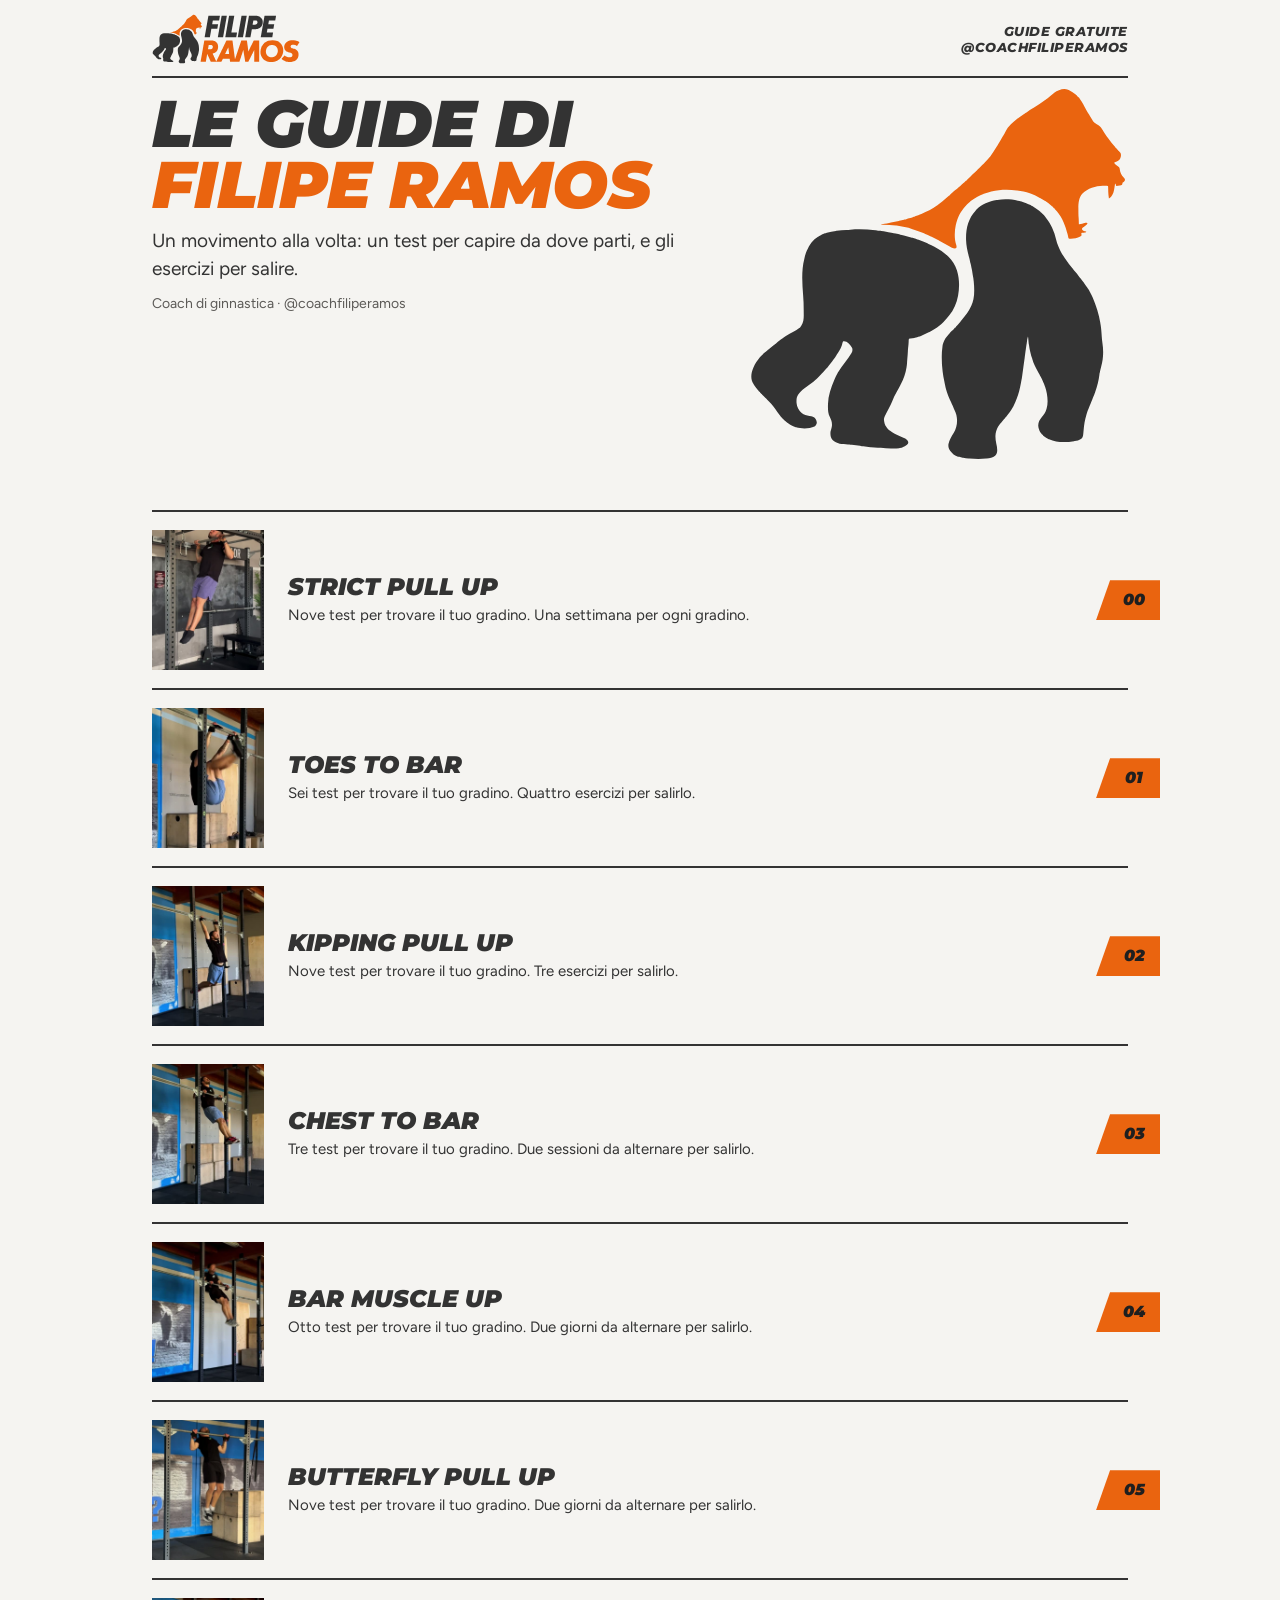
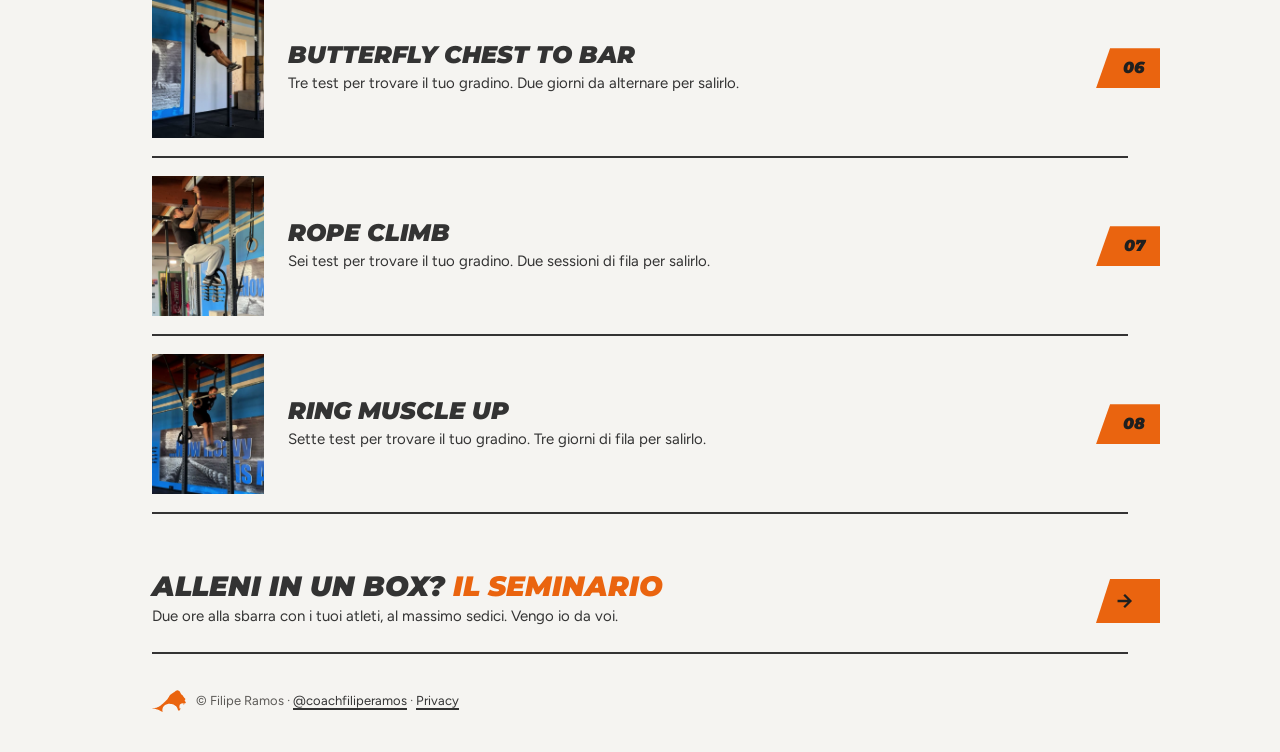
<file: index.html>
<!doctype html>
<html lang="it">
<head>
<meta charset="utf-8">
<meta name="viewport" content="width=device-width, initial-scale=1">
<title>Le guide di Filipe Ramos</title>
<meta name="description" content="Guide gratuite di ginnastica alla sbarra di Filipe Ramos: test per trovare il tuo punto di partenza ed esercizi per salire.">
<link rel="preconnect" href="https://fonts.googleapis.com">
<link rel="preconnect" href="https://fonts.gstatic.com" crossorigin>
<link href="https://fonts.googleapis.com/css2?family=Montserrat:ital,wght@1,800;1,900&family=Figtree:wght@400;600;700&display=swap" rel="stylesheet">
<link rel="stylesheet" href="stile.css">
<link rel="icon" href="marchio/testa.svg" type="image/svg+xml">
</head>
<body>
<main class="guida indice">
<div class="testata"><a class="logo" href="./"><img src="marchio/logo.svg" alt="Filipe Ramos" width="171" height="58"></a><p class="testa-pagina">Guide gratuite<br>@coachfiliperamos</p></div>

<header class="testa">
  <img class="gorilla-grande" src="marchio/gorilla.svg" alt="" width="360" height="356">
  <h1>Le guide di<br><span>Filipe Ramos</span></h1>
  <p class="sotto">Un movimento alla volta: un test per capire da dove parti, e gli esercizi per salire.</p>
  <p class="autore">Coach di ginnastica · @coachfiliperamos</p>
</header>

<ol class="elenco">
  <li><a class="carta" href="strict-pull-up/">
    <img src="strict-pull-up/img/strict-pull-up-3.jpg" alt="" style="object-position: 50% 0">
    <div><h2>Strict Pull Up</h2><p>Nove test per trovare il tuo gradino. Una settimana per ogni gradino.</p></div>
    <span class="numero" aria-label="Guida 00">00</span>
  </a></li>
  <li><a class="carta" href="toes-to-bar/">
    <img src="toes-to-bar/img/kipping-toes-to-bar.jpg" alt="">
    <div><h2>Toes to Bar</h2><p>Sei test per trovare il tuo gradino. Quattro esercizi per salirlo.</p></div>
    <span class="numero" aria-label="Guida 01">01</span>
  </a></li>
  <li><a class="carta" href="kipping-pull-up/">
    <img src="kipping-pull-up/img/kipping-pull-ups.jpg" alt="">
    <div><h2>Kipping Pull Up</h2><p>Nove test per trovare il tuo gradino. Tre esercizi per salirlo.</p></div>
    <span class="numero" aria-label="Guida 02">02</span>
  </a></li>
  <li><a class="carta" href="kipping-chest-to-bar/">
    <img src="kipping-chest-to-bar/img/kipping-chest-to-bar.jpg" alt="">
    <div><h2>Chest to Bar</h2><p>Tre test per trovare il tuo gradino. Due sessioni da alternare per salirlo.</p></div>
    <span class="numero" aria-label="Guida 03">03</span>
  </a></li>
  <li><a class="carta" href="kipping-bar-muscle-up/">
    <img src="kipping-bar-muscle-up/img/kipping-bar-muscle-ups.jpg" alt="">
    <div><h2>Bar Muscle Up</h2><p>Otto test per trovare il tuo gradino. Due giorni da alternare per salirlo.</p></div>
    <span class="numero" aria-label="Guida 04">04</span>
  </a></li>
  <li><a class="carta" href="butterfly-pull-up/">
    <img src="butterfly-pull-up/img/butterfly-pull-ups.jpg" alt="" style="object-position: 50% 0">
    <div><h2>Butterfly Pull Up</h2><p>Nove test per trovare il tuo gradino. Due giorni da alternare per salirlo.</p></div>
    <span class="numero" aria-label="Guida 05">05</span>
  </a></li>
  <li><a class="carta" href="butterfly-chest-to-bar/">
    <img src="butterfly-chest-to-bar/img/butterfly-chest-to-bar.jpg" alt="">
    <div><h2>Butterfly Chest to Bar</h2><p>Tre test per trovare il tuo gradino. Due giorni da alternare per salirlo.</p></div>
    <span class="numero" aria-label="Guida 06">06</span>
  </a></li>
  <li><a class="carta" href="j-hook-rope-climb/">
    <img src="j-hook-rope-climb/img/j-hook-rope-climb.jpg" alt="">
    <div><h2>Rope Climb</h2><p>Sei test per trovare il tuo gradino. Due sessioni di fila per salirlo.</p></div>
    <span class="numero" aria-label="Guida 07">07</span>
  </a></li>
  <li><a class="carta" href="kipping-ring-muscle-up/">
    <img src="kipping-ring-muscle-up/img/kipping-ring-muscle-ups.jpg" alt="">
    <div><h2>Ring Muscle Up</h2><p>Sette test per trovare il tuo gradino. Tre giorni di fila per salirlo.</p></div>
    <span class="numero" aria-label="Guida 08">08</span>
  </a></li>
</ol>

<a class="invito" href="seminario/">
  <h2>Alleni in un box? <span>Il seminario</span></h2>
  <p>Due ore alla sbarra con i tuoi atleti, al massimo sedici. Vengo io da voi.</p>
</a>

<footer><img src="marchio/testa.svg" alt="" width="34" height="22"><span>© Filipe Ramos · <a href="https://www.instagram.com/coachfiliperamos/">@coachfiliperamos</a> · <a href="privacy/">Privacy</a></span></footer>
</main>
</body>
</html>
</file>
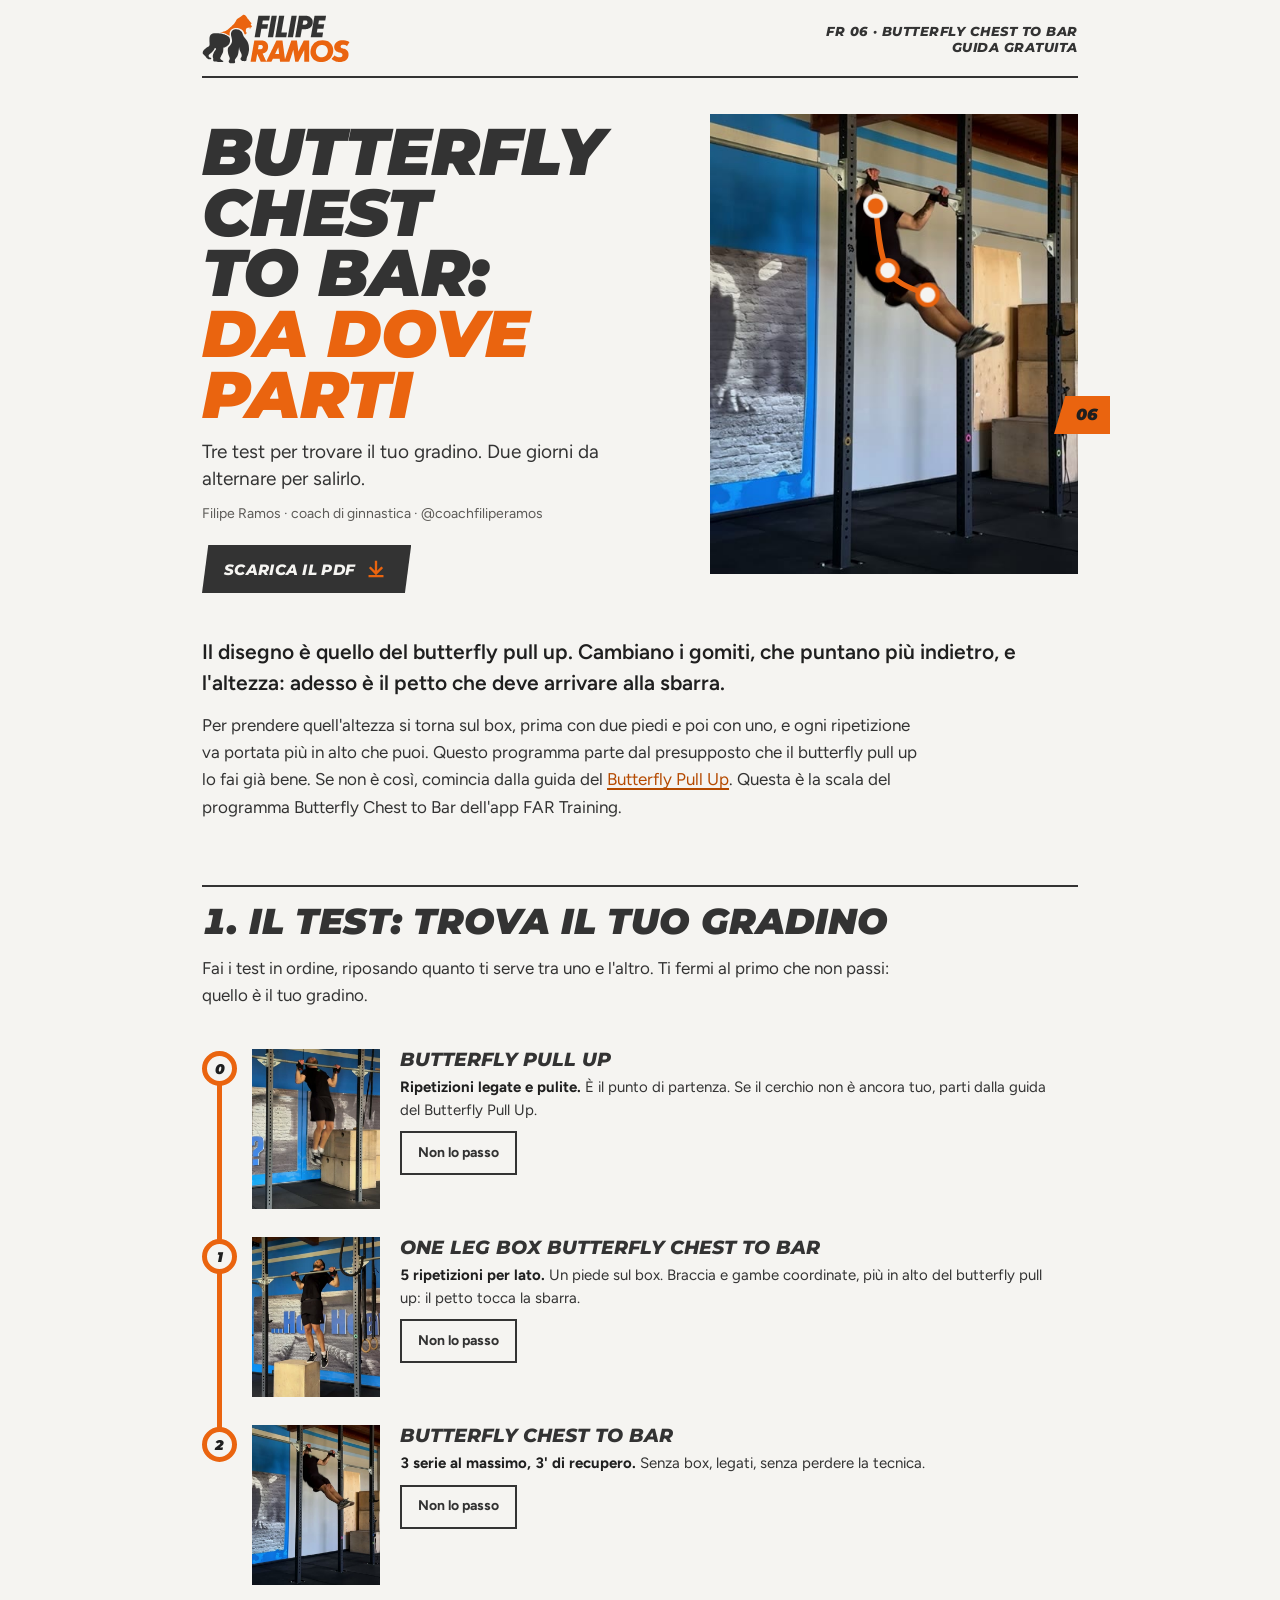
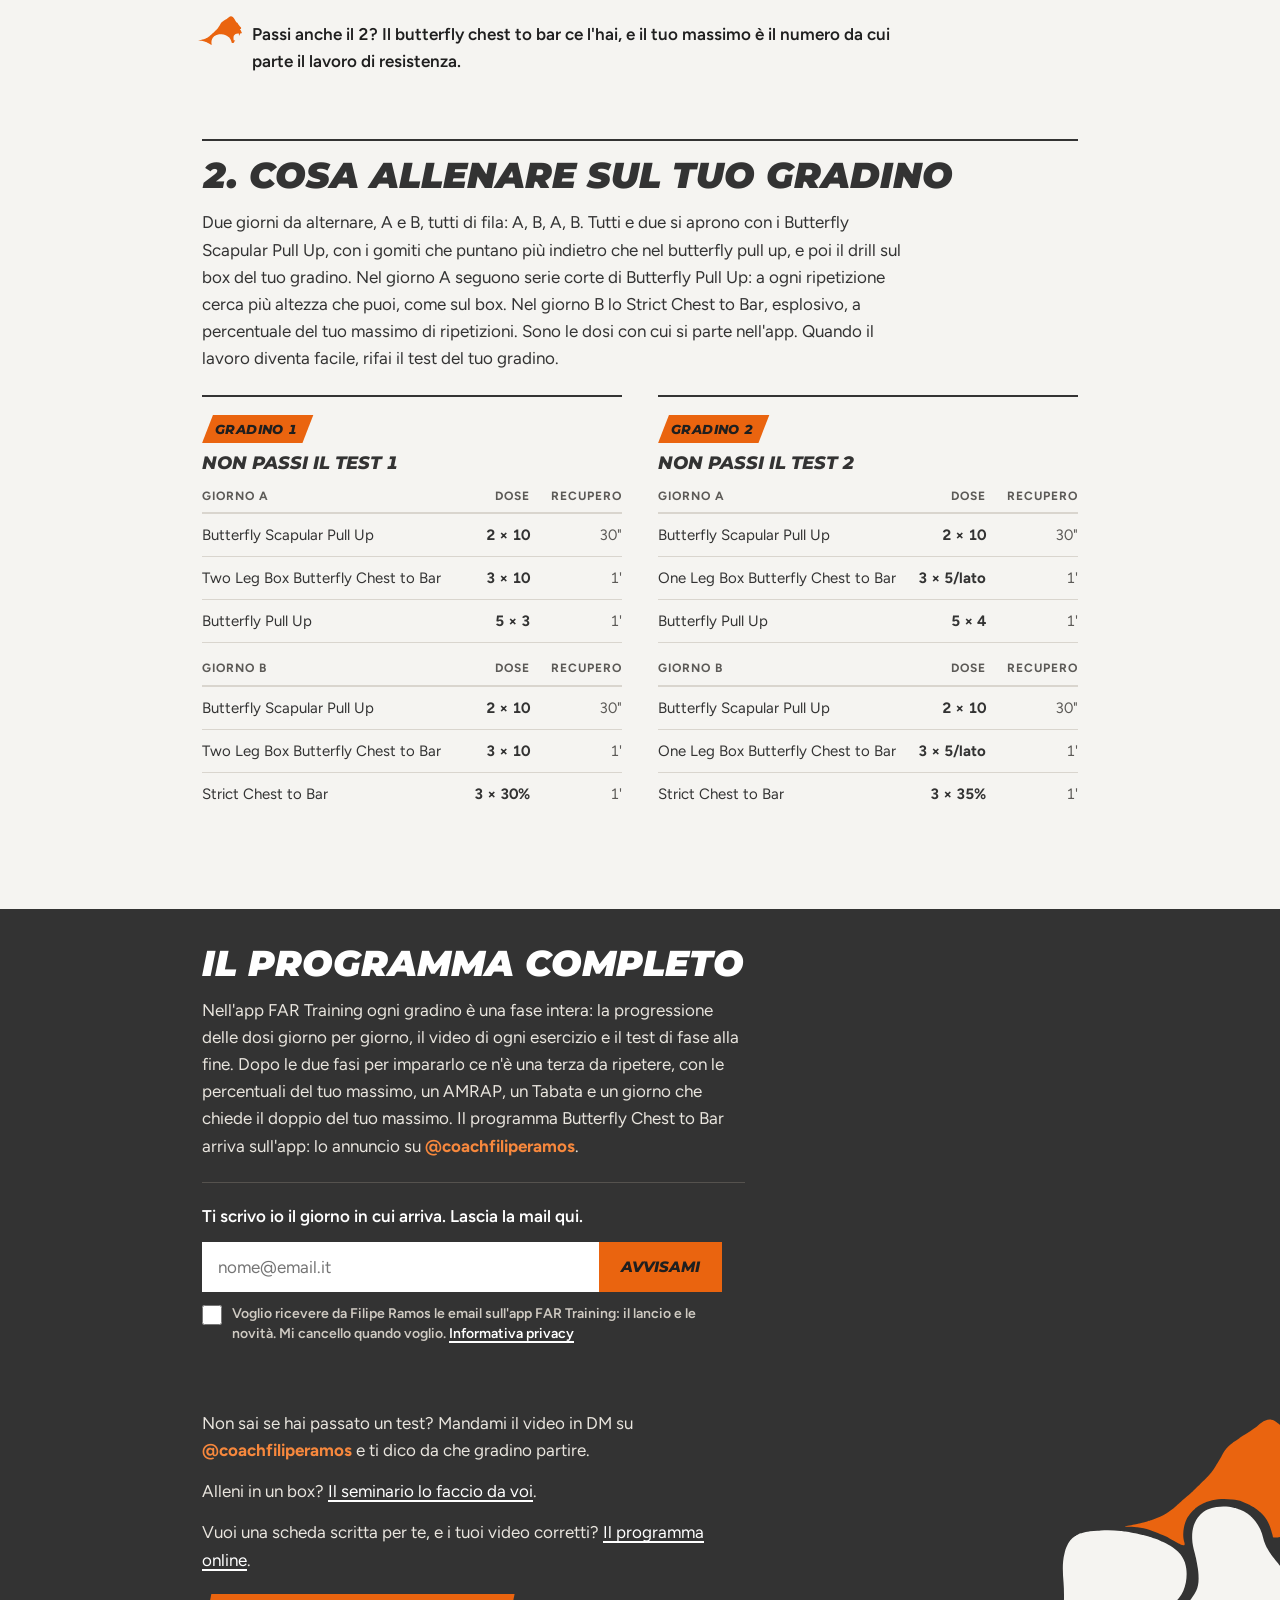
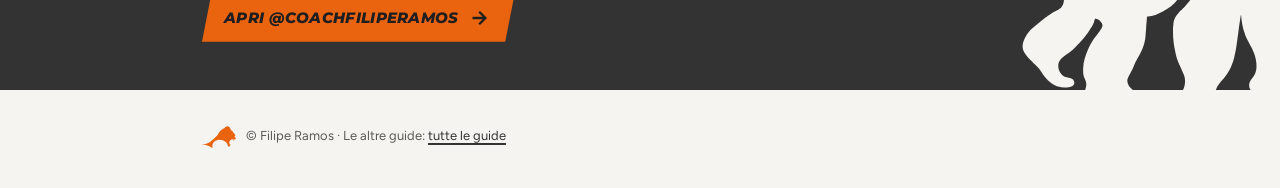
<file: butterfly-chest-to-bar/index.html>
<!doctype html>
<html lang="it">
<head>
<meta charset="utf-8">
<meta name="viewport" content="width=device-width, initial-scale=1">
<title>Butterfly Chest to Bar: da dove parti · Filipe Ramos</title>
<meta name="description" content="Tre test per trovare il tuo gradino nel Butterfly Chest to Bar, e i due giorni da alternare per salirlo. Guida gratuita di Filipe Ramos.">
<link rel="preconnect" href="https://fonts.googleapis.com">
<link rel="preconnect" href="https://fonts.gstatic.com" crossorigin>
<link href="https://fonts.googleapis.com/css2?family=Montserrat:ital,wght@1,800;1,900&family=Figtree:wght@400;600;700&display=swap" rel="stylesheet">
<link rel="stylesheet" href="../stile.css">
<link rel="icon" href="../marchio/testa.svg" type="image/svg+xml">
<script src="../via.js" defer></script>
<script src="../lista.js" defer></script>
</head>
<body>
<main class="guida">
<div class="testata"><a class="logo" href="https://filiperamos1709-byte.github.io/guide/"><img src="../marchio/logo.svg" alt="Filipe Ramos: tutte le guide" width="171" height="58"></a><p class="testa-pagina">FR 06 · Butterfly Chest to Bar<br>Guida gratuita</p></div>
<span class="linguetta solo-web" style="--n:6" aria-hidden="true">06</span>
<header class="testa">
  <figure class="topo solo-web"><img src="img/butterfly-chest-to-bar.jpg" alt="" width="480" height="600"><svg class="traccia" viewBox="0 0 480 600" preserveAspectRatio="xMidYMin slice" aria-hidden="true"><path d="M284 236 C275 231 243 224 232 204 C220 185 218 134 216 120" pathLength="1"/><circle cx="284" cy="236" r="13"/><circle cx="232" cy="204" r="13"/><circle cx="216" cy="120" r="13"/></svg></figure>
  <h1>Butterfly Chest to Bar:<br><span>da dove parti</span></h1>
  <p class="sotto">Tre test per trovare il tuo gradino. Due giorni da alternare per salirlo.</p>
  <p class="autore">Filipe Ramos · coach di ginnastica · @coachfiliperamos</p>
  <a class="bottone solo-web" href="../pdf/Filipe-Ramos_Butterfly-Chest-to-Bar.pdf" download>Scarica il PDF</a>
</header>

<section>
  <p class="apertura">Il disegno è quello del butterfly pull up. Cambiano i gomiti, che puntano più indietro, e l'altezza: adesso è il petto che deve arrivare alla sbarra.</p>
  <p>Per prendere quell'altezza si torna sul box, prima con due piedi e poi con uno, e ogni ripetizione va portata più in alto che puoi. Questo programma parte dal presupposto che il butterfly pull up lo fai già bene. Se non è così, comincia dalla guida del <a href="https://filiperamos1709-byte.github.io/guide/butterfly-pull-up/">Butterfly Pull Up</a>. Questa è la scala del programma Butterfly Chest to Bar dell'app FAR Training.</p>
</section>

<section>
  <h2>1. Il test: trova il tuo gradino</h2>
  <p>Fai i test in ordine, riposando quanto ti serve tra uno e l'altro. Ti fermi al primo che non passi: quello è il tuo gradino.</p>

  <ol class="scala">
    <li>
      <img src="img/butterfly-pull-ups.jpg" alt="Butterfly Pull Up">
      <div><span class="n">0</span><h3>Butterfly Pull Up</h3>
      <p><b>Ripetizioni legate e pulite.</b> È il punto di partenza. Se il cerchio non è ancora tuo, parti dalla guida del Butterfly Pull Up.</p></div>
    </li>
    <li>
      <img src="img/one-leg-box-butterfly-chest-to-bar.jpg" alt="One Leg Box Butterfly Chest to Bar">
      <div><span class="n">1</span><h3>One Leg Box Butterfly Chest to Bar</h3>
      <p><b>5 ripetizioni per lato.</b> Un piede sul box. Braccia e gambe coordinate, più in alto del butterfly pull up: il petto tocca la sbarra.</p></div>
    </li>
    <li>
      <img src="img/butterfly-chest-to-bar.jpg" alt="Butterfly Chest to Bar">
      <div><span class="n">2</span><h3>Butterfly Chest to Bar</h3>
      <p><b>3 serie al massimo, 3' di recupero.</b> Senza box, legati, senza perdere la tecnica.</p></div>
    </li>
  </ol>
  <p class="nota">Passi anche il 2? Il butterfly chest to bar ce l'hai, e il tuo massimo è il numero da cui parte il lavoro di resistenza.</p>
</section>

<section class="pagina-nuova">
  <h2>2. Cosa allenare sul tuo gradino</h2>
  <p>Due giorni da alternare, A e B, tutti di fila: A, B, A, B. Tutti e due si aprono con i Butterfly Scapular Pull Up, con i gomiti che puntano più indietro che nel butterfly pull up, e poi il drill sul box del tuo gradino. Nel giorno A seguono serie corte di Butterfly Pull Up: a ogni ripetizione cerca più altezza che puoi, come sul box. Nel giorno B lo Strict Chest to Bar, esplosivo, a percentuale del tuo massimo di ripetizioni. Sono le dosi con cui si parte nell'app. Quando il lavoro diventa facile, rifai il test del tuo gradino.</p>

  <div class="fasi">
    <div class="fase">
      <h3><span>Gradino 1</span> Non passi il test 1</h3>
      <table>
        <tr><th>Giorno A</th><th>Dose</th><th>Recupero</th></tr>
        <tr><td>Butterfly Scapular Pull Up</td><td>2 × 10</td><td>30"</td></tr>
        <tr><td>Two Leg Box Butterfly Chest to Bar</td><td>3 × 10</td><td>1'</td></tr>
        <tr><td>Butterfly Pull Up</td><td>5 × 3</td><td>1'</td></tr>
        <tr class="giorno"><th>Giorno B</th><th>Dose</th><th>Recupero</th></tr>
        <tr><td>Butterfly Scapular Pull Up</td><td>2 × 10</td><td>30"</td></tr>
        <tr><td>Two Leg Box Butterfly Chest to Bar</td><td>3 × 10</td><td>1'</td></tr>
        <tr><td>Strict Chest to Bar</td><td>3 × 30%</td><td>1'</td></tr>
      </table>
    </div>
    <div class="fase">
      <h3><span>Gradino 2</span> Non passi il test 2</h3>
      <table>
        <tr><th>Giorno A</th><th>Dose</th><th>Recupero</th></tr>
        <tr><td>Butterfly Scapular Pull Up</td><td>2 × 10</td><td>30"</td></tr>
        <tr><td>One Leg Box Butterfly Chest to Bar</td><td>3 × 5/lato</td><td>1'</td></tr>
        <tr><td>Butterfly Pull Up</td><td>5 × 4</td><td>1'</td></tr>
        <tr class="giorno"><th>Giorno B</th><th>Dose</th><th>Recupero</th></tr>
        <tr><td>Butterfly Scapular Pull Up</td><td>2 × 10</td><td>30"</td></tr>
        <tr><td>One Leg Box Butterfly Chest to Bar</td><td>3 × 5/lato</td><td>1'</td></tr>
        <tr><td>Strict Chest to Bar</td><td>3 × 35%</td><td>1'</td></tr>
      </table>
    </div>
  </div>
</section>

<section class="chiusura">
  <img class="gorilla" src="../marchio/gorilla-gesso.svg" alt="" width="300" height="297">
  <h2>Il programma completo</h2>
  <p>Nell'app FAR Training ogni gradino è una fase intera: la progressione delle dosi giorno per giorno, il video di ogni esercizio e il test di fase alla fine. Dopo le due fasi per impararlo ce n'è una terza da ripetere, con le percentuali del tuo massimo, un AMRAP, un Tabata e un giorno che chiede il doppio del tuo massimo. Il programma Butterfly Chest to Bar arriva sull'app: lo annuncio su <b>@coachfiliperamos</b>.</p>
  <form class="lista solo-web" method="post">
    <label for="email-lista">Ti scrivo io il giorno in cui arriva. Lascia la mail qui.</label>
    <div class="riga"><input type="email" id="email-lista" name="email" required maxlength="254" autocomplete="email" placeholder="nome@email.it"><button type="submit">Avvisami</button></div>
    <label class="spunta"><input type="checkbox" name="consenso" value="si" required><span>Voglio ricevere da Filipe Ramos le email sull'app FAR Training: il lancio e le novità. Mi cancello quando voglio. <a href="../privacy/">Informativa privacy</a></span></label>
    <input class="trappola" type="text" name="sito" tabindex="-1" autocomplete="off" aria-hidden="true">
    <input type="hidden" name="pagina" value="">
    <p class="esito-lista" aria-live="polite"></p>
  </form>
  <p>Non sai se hai passato un test? Mandami il video in DM su <b>@coachfiliperamos</b> e ti dico da che gradino partire.</p>
  <p class="solo-web">Alleni in un box? <a href="https://filiperamos1709-byte.github.io/guide/seminario/">Il seminario lo faccio da voi</a>.</p>
  <p class="solo-web">Vuoi una scheda scritta per te, e i tuoi video corretti? <a href="https://filiperamos1709-byte.github.io/guide/programma-online/">Il programma online</a>.</p>
  <a class="bottone solo-web" href="https://www.instagram.com/coachfiliperamos/">Apri @coachfiliperamos</a>
</section>

<footer><img src="../marchio/testa.svg" alt="" width="34" height="22"><span>© Filipe Ramos · Le altre guide: <a href="../">tutte le guide</a></span></footer>
</main>
</body>
</html>
</file>
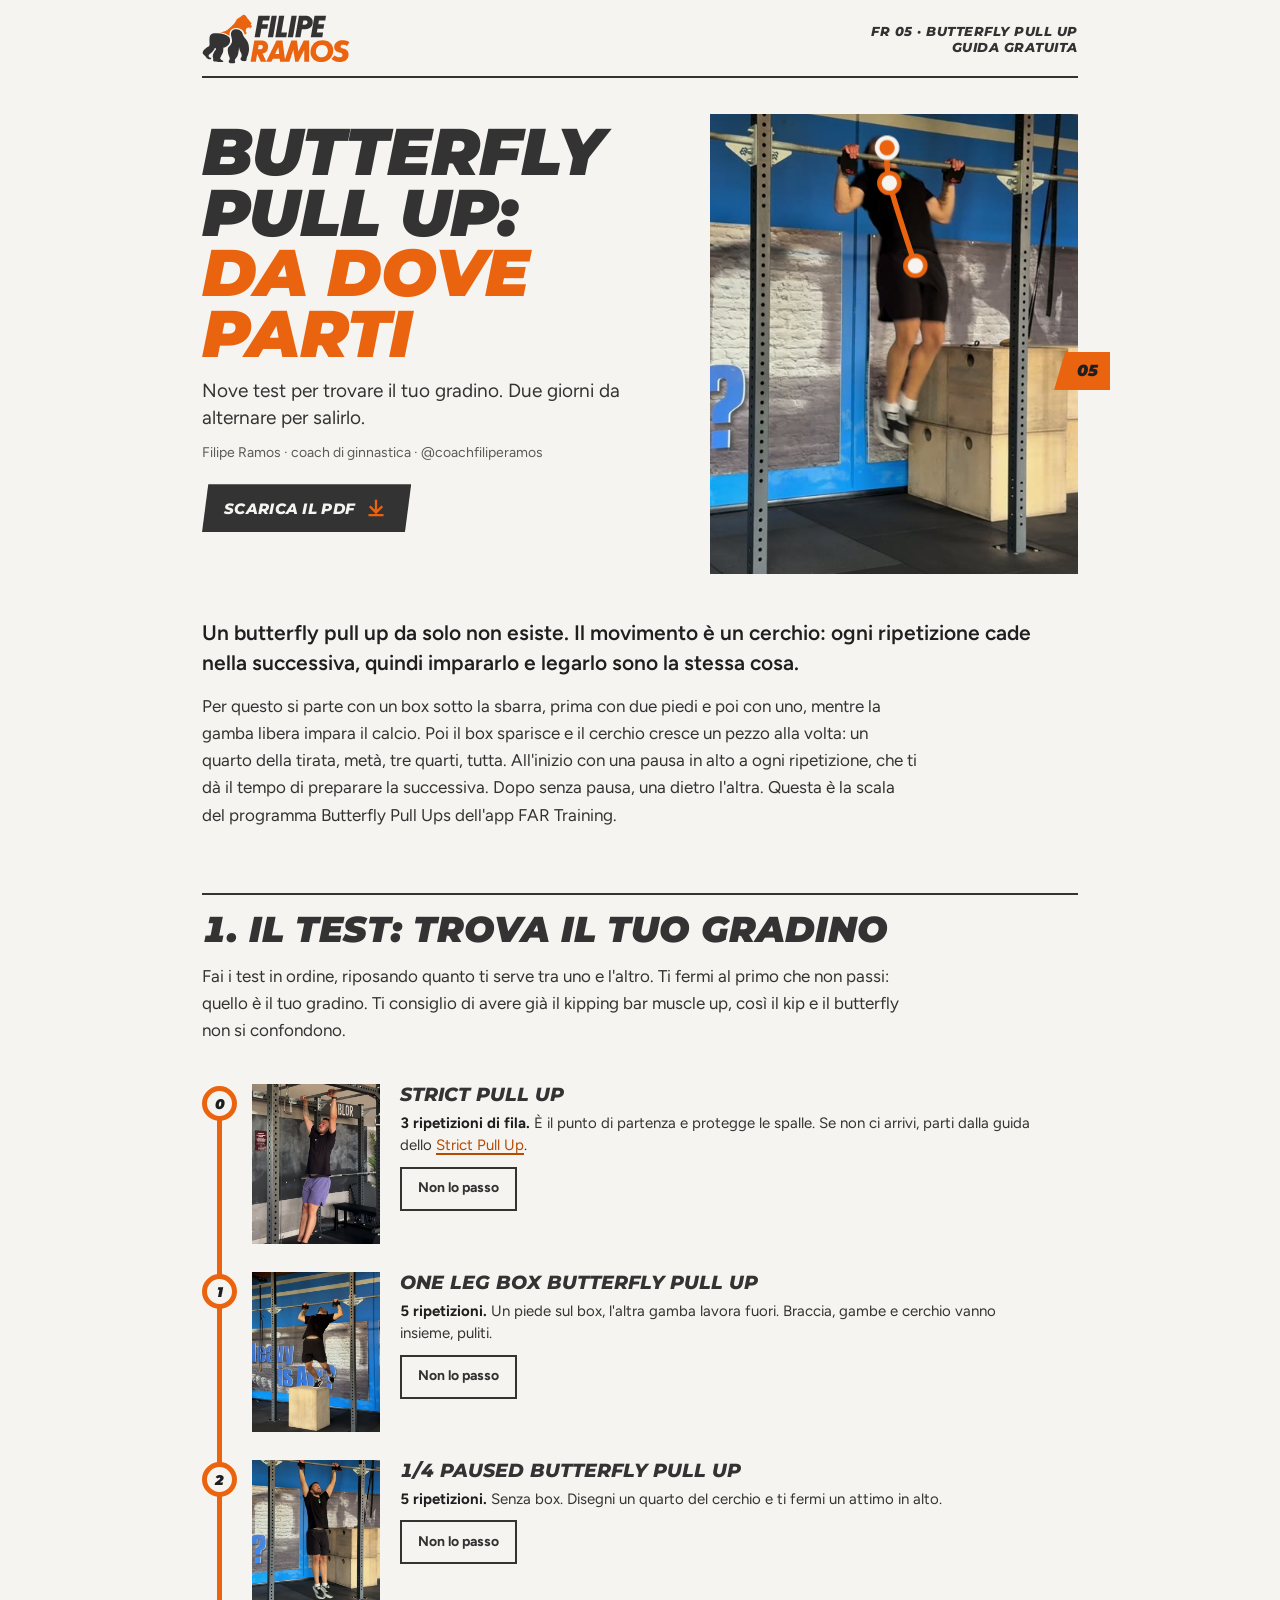
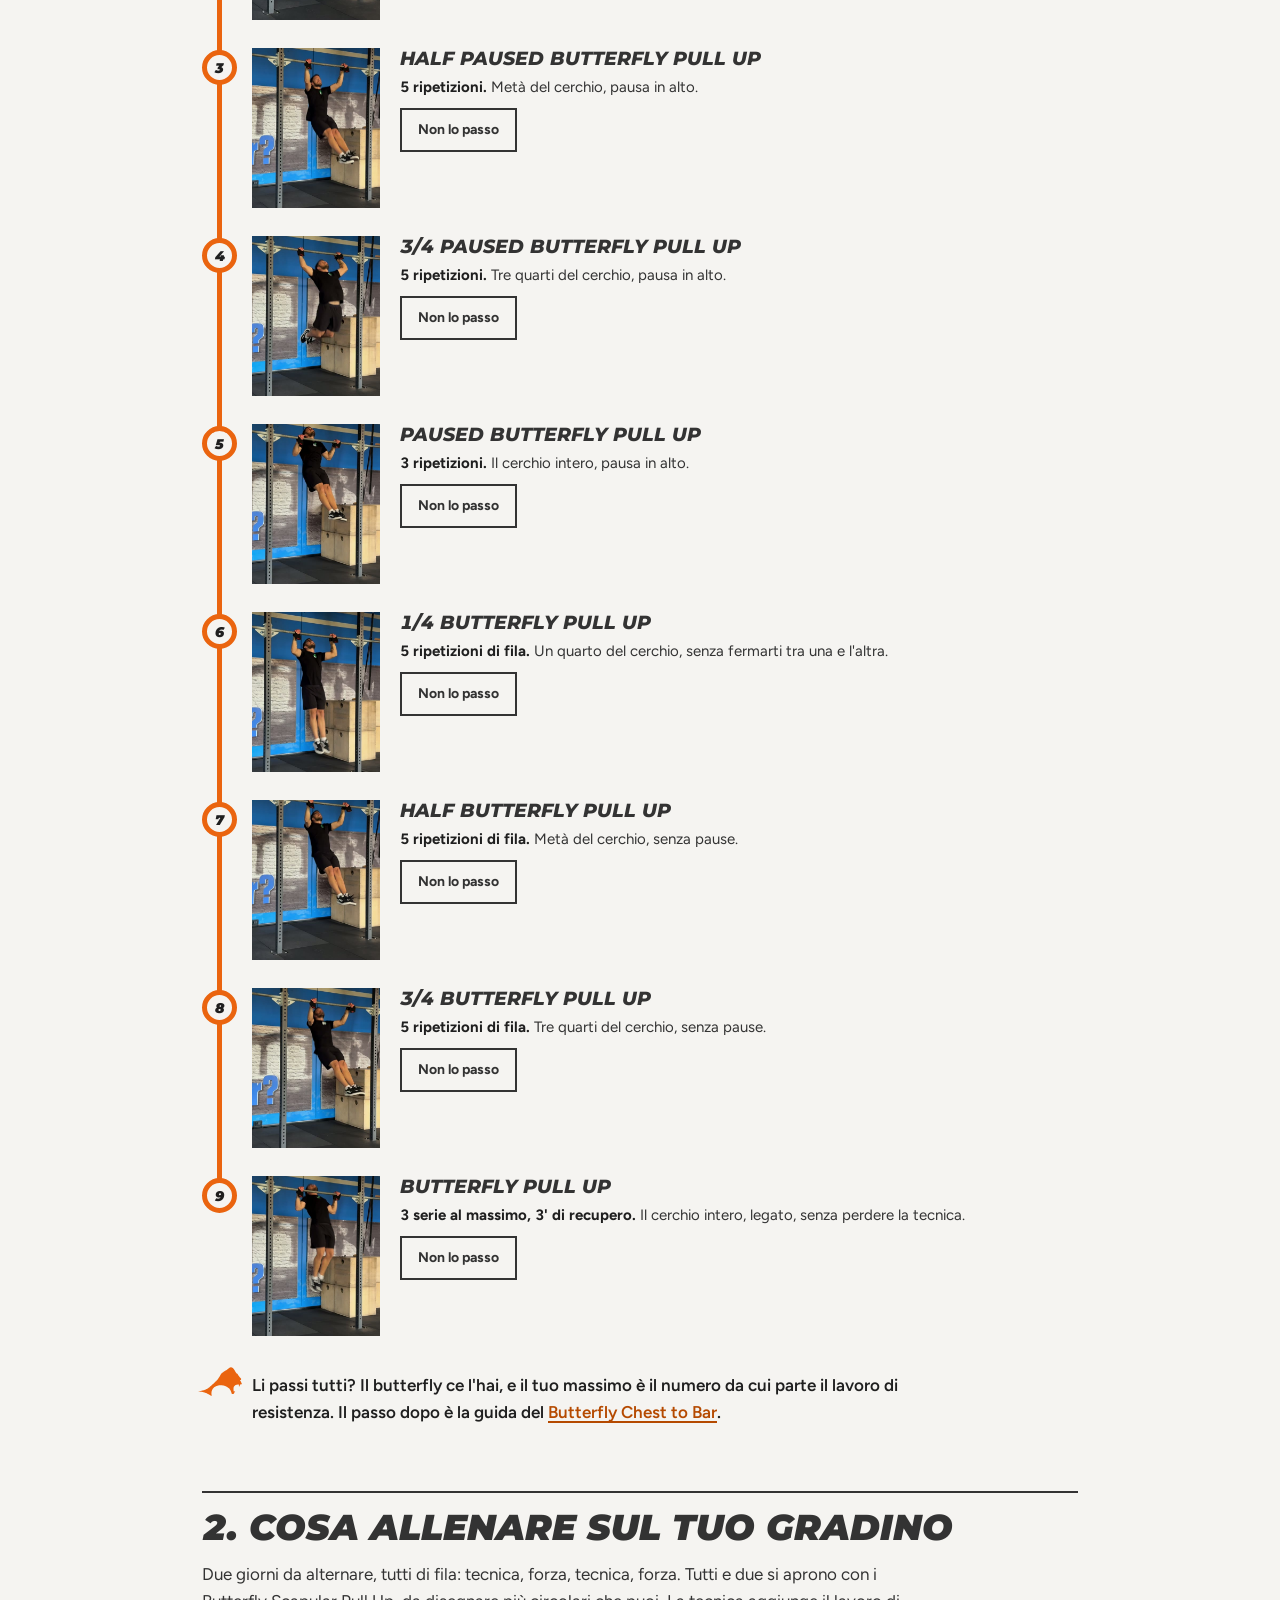
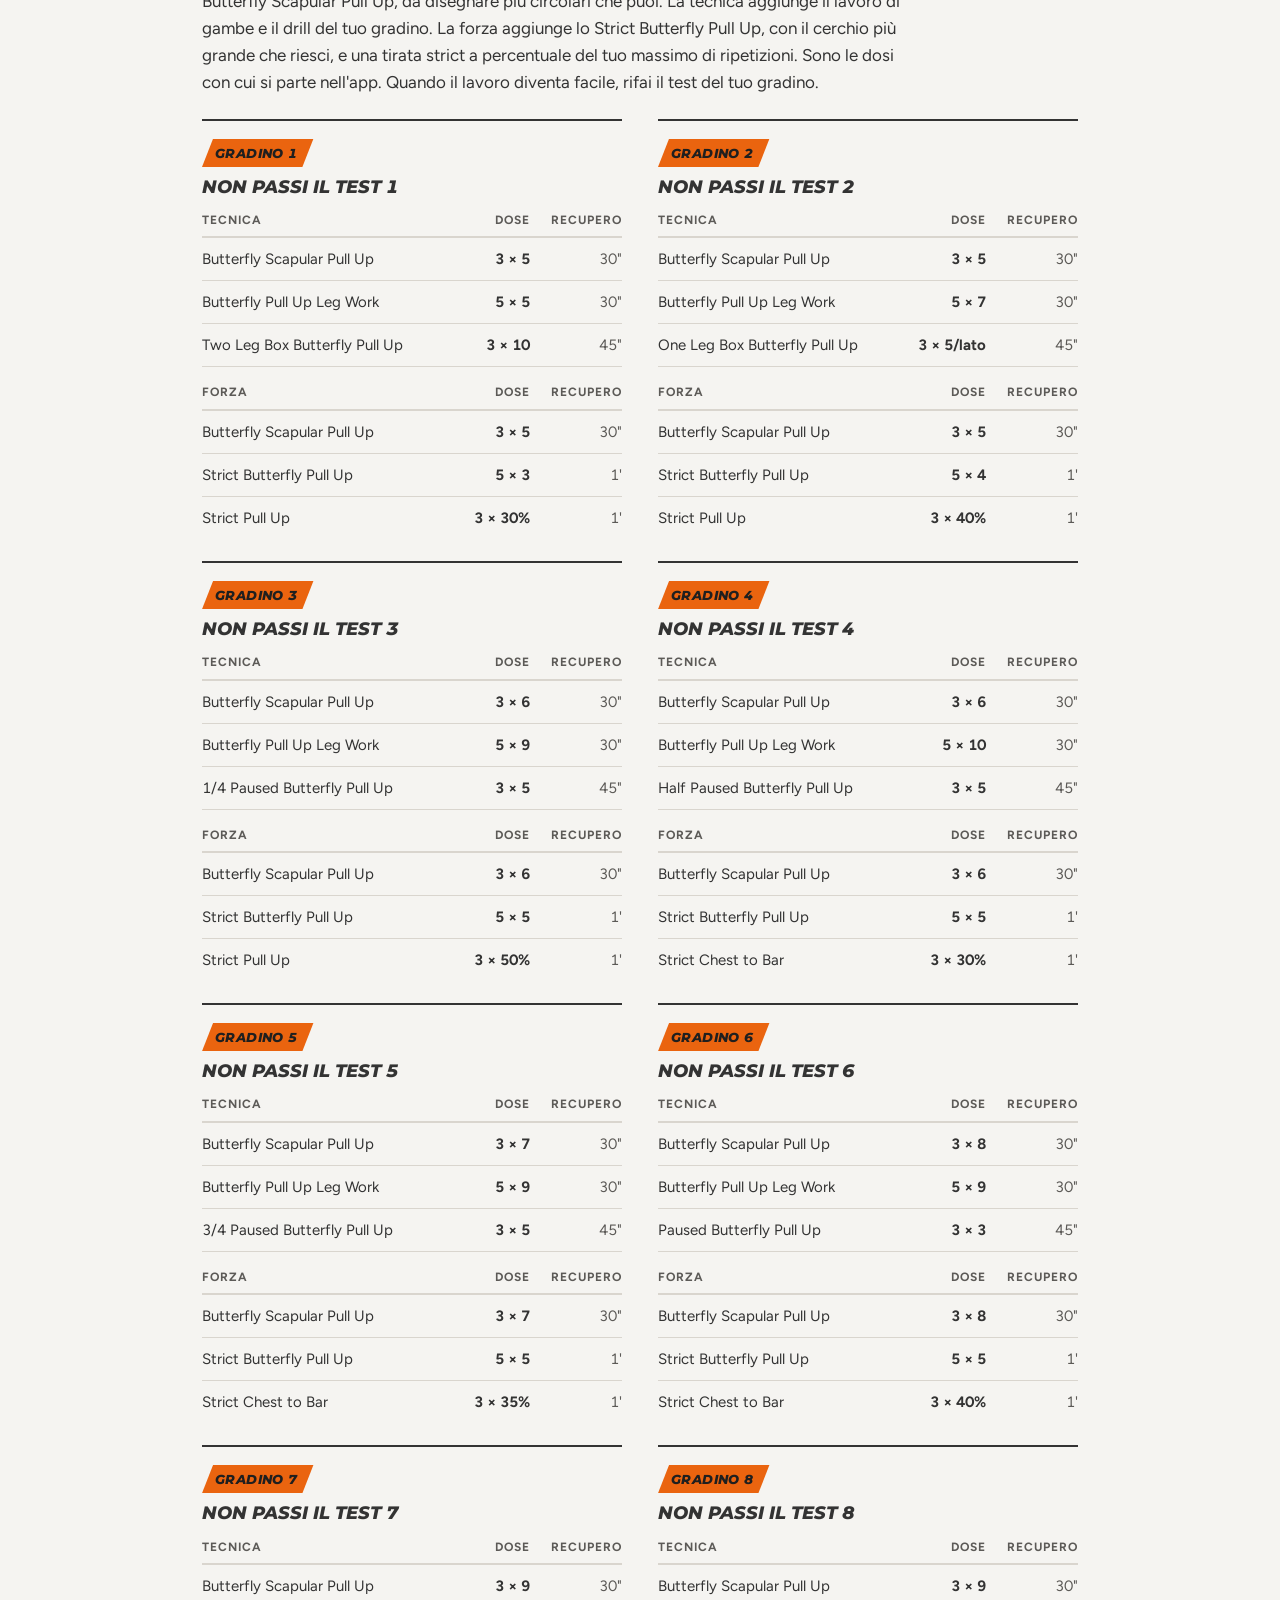
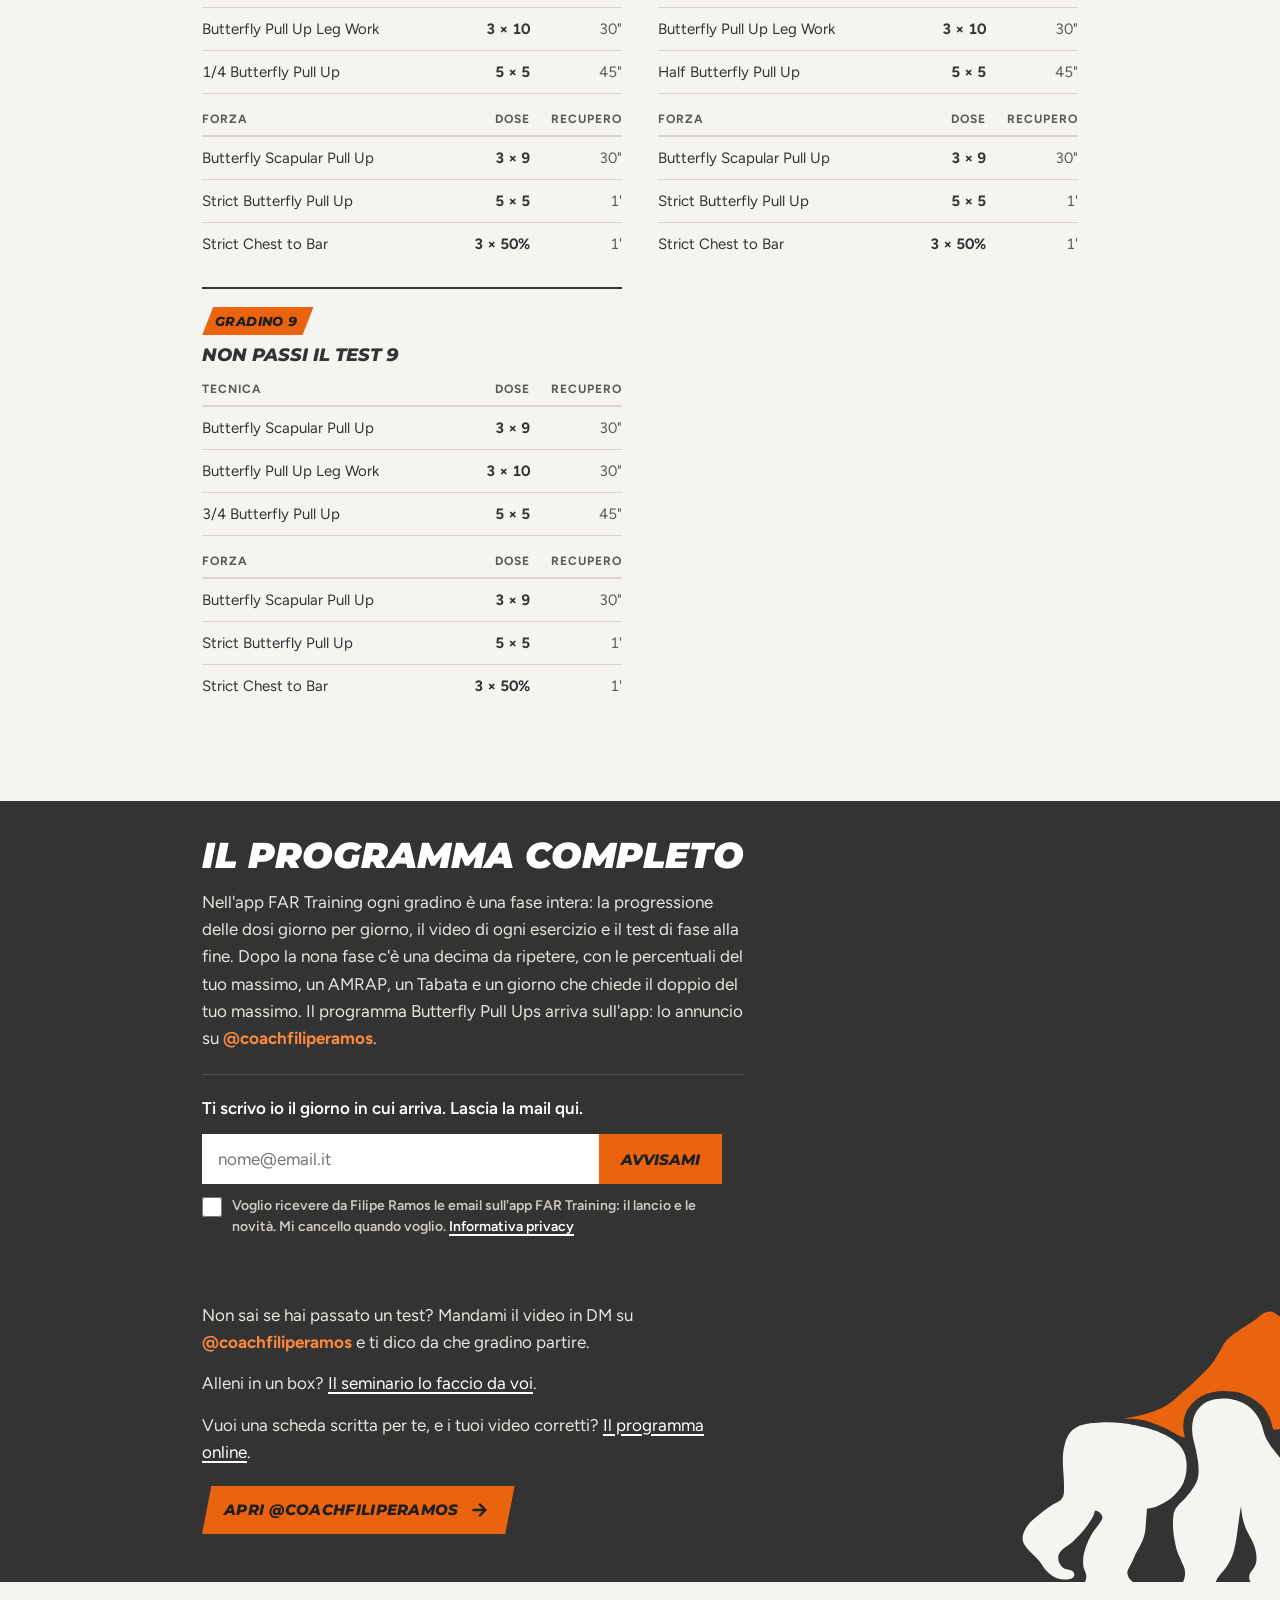
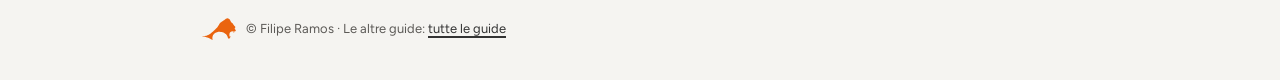
<file: butterfly-pull-up/index.html>
<!doctype html>
<html lang="it">
<head>
<meta charset="utf-8">
<meta name="viewport" content="width=device-width, initial-scale=1">
<title>Butterfly Pull Up: da dove parti · Filipe Ramos</title>
<meta name="description" content="Nove test per trovare il tuo gradino nel Butterfly Pull Up, e i due giorni da alternare per salirlo. Guida gratuita di Filipe Ramos.">
<link rel="preconnect" href="https://fonts.googleapis.com">
<link rel="preconnect" href="https://fonts.gstatic.com" crossorigin>
<link href="https://fonts.googleapis.com/css2?family=Montserrat:ital,wght@1,800;1,900&family=Figtree:wght@400;600;700&display=swap" rel="stylesheet">
<link rel="stylesheet" href="../stile.css">
<link rel="icon" href="../marchio/testa.svg" type="image/svg+xml">
<script src="../via.js" defer></script>
<script src="../lista.js" defer></script>
</head>
<body>
<main class="guida">
<div class="testata"><a class="logo" href="https://filiperamos1709-byte.github.io/guide/"><img src="../marchio/logo.svg" alt="Filipe Ramos: tutte le guide" width="171" height="58"></a><p class="testa-pagina">FR 05 · Butterfly Pull Up<br>Guida gratuita</p></div>
<span class="linguetta solo-web" style="--n:5" aria-hidden="true">05</span>
<header class="testa">
  <figure class="topo solo-web"><img src="img/butterfly-pull-ups.jpg" alt="" width="480" height="600"><svg class="traccia" viewBox="0 0 480 600" preserveAspectRatio="xMidYMin slice" aria-hidden="true"><path d="M268 198 C262 180 241 116 234 90 C228 64 232 52 231 44" pathLength="1"/><circle cx="268" cy="198" r="13"/><circle cx="234" cy="90" r="13"/><circle cx="231" cy="44" r="13"/></svg></figure>
  <h1>Butterfly Pull Up:<br><span>da dove parti</span></h1>
  <p class="sotto">Nove test per trovare il tuo gradino. Due giorni da alternare per salirlo.</p>
  <p class="autore">Filipe Ramos · coach di ginnastica · @coachfiliperamos</p>
  <a class="bottone solo-web" href="../pdf/Filipe-Ramos_Butterfly-Pull-Up.pdf" download>Scarica il PDF</a>
</header>

<section>
  <p class="apertura">Un butterfly pull up da solo non esiste. Il movimento è un cerchio: ogni ripetizione cade nella successiva, quindi impararlo e legarlo sono la stessa cosa.</p>
  <p>Per questo si parte con un box sotto la sbarra, prima con due piedi e poi con uno, mentre la gamba libera impara il calcio. Poi il box sparisce e il cerchio cresce un pezzo alla volta: un quarto della tirata, metà, tre quarti, tutta. All'inizio con una pausa in alto a ogni ripetizione, che ti dà il tempo di preparare la successiva. Dopo senza pausa, una dietro l'altra. Questa è la scala del programma Butterfly Pull Ups dell'app FAR Training.</p>
</section>

<section>
  <h2>1. Il test: trova il tuo gradino</h2>
  <p>Fai i test in ordine, riposando quanto ti serve tra uno e l'altro. Ti fermi al primo che non passi: quello è il tuo gradino. Ti consiglio di avere già il kipping bar muscle up, così il kip e il butterfly non si confondono.</p>

  <ol class="scala tre">
    <li>
      <img src="img/strict-pull-ups.jpg" alt="Strict Pull Up">
      <div><span class="n">0</span><h3>Strict Pull Up</h3>
      <p><b>3 ripetizioni di fila.</b> È il punto di partenza e protegge le spalle. Se non ci arrivi, parti dalla guida dello <a href="https://filiperamos1709-byte.github.io/guide/strict-pull-up/">Strict Pull Up</a>.</p></div>
    </li>
    <li>
      <img src="img/one-leg-box-butterfly-pull-up.jpg" alt="One Leg Box Butterfly Pull Up">
      <div><span class="n">1</span><h3>One Leg Box Butterfly Pull Up</h3>
      <p><b>5 ripetizioni.</b> Un piede sul box, l'altra gamba lavora fuori. Braccia, gambe e cerchio vanno insieme, puliti.</p></div>
    </li>
    <li>
      <img src="img/quarter-paused-butterfly-pull-up.jpg" alt="1/4 Paused Butterfly Pull Up">
      <div><span class="n">2</span><h3>1/4 Paused Butterfly Pull Up</h3>
      <p><b>5 ripetizioni.</b> Senza box. Disegni un quarto del cerchio e ti fermi un attimo in alto.</p></div>
    </li>
    <li>
      <img src="img/half-paused-butterfly-pull-up.jpg" alt="Half Paused Butterfly Pull Up">
      <div><span class="n">3</span><h3>Half Paused Butterfly Pull Up</h3>
      <p><b>5 ripetizioni.</b> Metà del cerchio, pausa in alto.</p></div>
    </li>
    <li>
      <img src="img/three-quarter-paused-butterfly-pull-up.jpg" alt="3/4 Paused Butterfly Pull Up">
      <div><span class="n">4</span><h3>3/4 Paused Butterfly Pull Up</h3>
      <p><b>5 ripetizioni.</b> Tre quarti del cerchio, pausa in alto.</p></div>
    </li>
    <li>
      <img src="img/paused-butterfly-pull-up.jpg" alt="Paused Butterfly Pull Up">
      <div><span class="n">5</span><h3>Paused Butterfly Pull Up</h3>
      <p><b>3 ripetizioni.</b> Il cerchio intero, pausa in alto.</p></div>
    </li>
    <li>
      <img src="img/quarter-butterfly-pull-up.jpg" alt="1/4 Butterfly Pull Up">
      <div><span class="n">6</span><h3>1/4 Butterfly Pull Up</h3>
      <p><b>5 ripetizioni di fila.</b> Un quarto del cerchio, senza fermarti tra una e l'altra.</p></div>
    </li>
    <li>
      <img src="img/half-butterfly-pull-up.jpg" alt="Half Butterfly Pull Up">
      <div><span class="n">7</span><h3>Half Butterfly Pull Up</h3>
      <p><b>5 ripetizioni di fila.</b> Metà del cerchio, senza pause.</p></div>
    </li>
    <li>
      <img src="img/three-quarter-butterfly-pull-up.jpg" alt="3/4 Butterfly Pull Up">
      <div><span class="n">8</span><h3>3/4 Butterfly Pull Up</h3>
      <p><b>5 ripetizioni di fila.</b> Tre quarti del cerchio, senza pause.</p></div>
    </li>
    <li>
      <img src="img/butterfly-pull-ups.jpg" alt="Butterfly Pull Up">
      <div><span class="n">9</span><h3>Butterfly Pull Up</h3>
      <p><b>3 serie al massimo, 3' di recupero.</b> Il cerchio intero, legato, senza perdere la tecnica.</p></div>
    </li>
  </ol>
  <p class="nota">Li passi tutti? Il butterfly ce l'hai, e il tuo massimo è il numero da cui parte il lavoro di resistenza. Il passo dopo è la guida del <a href="https://filiperamos1709-byte.github.io/guide/butterfly-chest-to-bar/">Butterfly Chest to Bar</a>.</p>
</section>

<section class="pagina-nuova">
  <h2>2. Cosa allenare sul tuo gradino</h2>
  <p>Due giorni da alternare, tutti di fila: tecnica, forza, tecnica, forza. Tutti e due si aprono con i Butterfly Scapular Pull Up, da disegnare più circolari che puoi. La tecnica aggiunge il lavoro di gambe e il drill del tuo gradino. La forza aggiunge lo Strict Butterfly Pull Up, con il cerchio più grande che riesci, e una tirata strict a percentuale del tuo massimo di ripetizioni. Sono le dosi con cui si parte nell'app. Quando il lavoro diventa facile, rifai il test del tuo gradino.</p>

  <div class="fasi tre compatta">
    <div class="fase">
      <h3><span>Gradino 1</span> Non passi il test 1</h3>
      <table>
        <tr><th>Tecnica</th><th>Dose</th><th>Recupero</th></tr>
        <tr><td>Butterfly Scapular Pull Up</td><td>3 × 5</td><td>30"</td></tr>
        <tr><td>Butterfly Pull Up Leg Work</td><td>5 × 5</td><td>30"</td></tr>
        <tr><td>Two Leg Box Butterfly Pull Up</td><td>3 × 10</td><td>45"</td></tr>
        <tr class="giorno"><th>Forza</th><th>Dose</th><th>Recupero</th></tr>
        <tr><td>Butterfly Scapular Pull Up</td><td>3 × 5</td><td>30"</td></tr>
        <tr><td>Strict Butterfly Pull Up</td><td>5 × 3</td><td>1'</td></tr>
        <tr><td>Strict Pull Up</td><td>3 × 30%</td><td>1'</td></tr>
      </table>
    </div>
    <div class="fase">
      <h3><span>Gradino 2</span> Non passi il test 2</h3>
      <table>
        <tr><th>Tecnica</th><th>Dose</th><th>Recupero</th></tr>
        <tr><td>Butterfly Scapular Pull Up</td><td>3 × 5</td><td>30"</td></tr>
        <tr><td>Butterfly Pull Up Leg Work</td><td>5 × 7</td><td>30"</td></tr>
        <tr><td>One Leg Box Butterfly Pull Up</td><td>3 × 5/lato</td><td>45"</td></tr>
        <tr class="giorno"><th>Forza</th><th>Dose</th><th>Recupero</th></tr>
        <tr><td>Butterfly Scapular Pull Up</td><td>3 × 5</td><td>30"</td></tr>
        <tr><td>Strict Butterfly Pull Up</td><td>5 × 4</td><td>1'</td></tr>
        <tr><td>Strict Pull Up</td><td>3 × 40%</td><td>1'</td></tr>
      </table>
    </div>
    <div class="fase">
      <h3><span>Gradino 3</span> Non passi il test 3</h3>
      <table>
        <tr><th>Tecnica</th><th>Dose</th><th>Recupero</th></tr>
        <tr><td>Butterfly Scapular Pull Up</td><td>3 × 6</td><td>30"</td></tr>
        <tr><td>Butterfly Pull Up Leg Work</td><td>5 × 9</td><td>30"</td></tr>
        <tr><td>1/4 Paused Butterfly Pull Up</td><td>3 × 5</td><td>45"</td></tr>
        <tr class="giorno"><th>Forza</th><th>Dose</th><th>Recupero</th></tr>
        <tr><td>Butterfly Scapular Pull Up</td><td>3 × 6</td><td>30"</td></tr>
        <tr><td>Strict Butterfly Pull Up</td><td>5 × 5</td><td>1'</td></tr>
        <tr><td>Strict Pull Up</td><td>3 × 50%</td><td>1'</td></tr>
      </table>
    </div>
    <div class="fase">
      <h3><span>Gradino 4</span> Non passi il test 4</h3>
      <table>
        <tr><th>Tecnica</th><th>Dose</th><th>Recupero</th></tr>
        <tr><td>Butterfly Scapular Pull Up</td><td>3 × 6</td><td>30"</td></tr>
        <tr><td>Butterfly Pull Up Leg Work</td><td>5 × 10</td><td>30"</td></tr>
        <tr><td>Half Paused Butterfly Pull Up</td><td>3 × 5</td><td>45"</td></tr>
        <tr class="giorno"><th>Forza</th><th>Dose</th><th>Recupero</th></tr>
        <tr><td>Butterfly Scapular Pull Up</td><td>3 × 6</td><td>30"</td></tr>
        <tr><td>Strict Butterfly Pull Up</td><td>5 × 5</td><td>1'</td></tr>
        <tr><td>Strict Chest to Bar</td><td>3 × 30%</td><td>1'</td></tr>
      </table>
    </div>
    <div class="fase">
      <h3><span>Gradino 5</span> Non passi il test 5</h3>
      <table>
        <tr><th>Tecnica</th><th>Dose</th><th>Recupero</th></tr>
        <tr><td>Butterfly Scapular Pull Up</td><td>3 × 7</td><td>30"</td></tr>
        <tr><td>Butterfly Pull Up Leg Work</td><td>5 × 9</td><td>30"</td></tr>
        <tr><td>3/4 Paused Butterfly Pull Up</td><td>3 × 5</td><td>45"</td></tr>
        <tr class="giorno"><th>Forza</th><th>Dose</th><th>Recupero</th></tr>
        <tr><td>Butterfly Scapular Pull Up</td><td>3 × 7</td><td>30"</td></tr>
        <tr><td>Strict Butterfly Pull Up</td><td>5 × 5</td><td>1'</td></tr>
        <tr><td>Strict Chest to Bar</td><td>3 × 35%</td><td>1'</td></tr>
      </table>
    </div>
    <div class="fase">
      <h3><span>Gradino 6</span> Non passi il test 6</h3>
      <table>
        <tr><th>Tecnica</th><th>Dose</th><th>Recupero</th></tr>
        <tr><td>Butterfly Scapular Pull Up</td><td>3 × 8</td><td>30"</td></tr>
        <tr><td>Butterfly Pull Up Leg Work</td><td>5 × 9</td><td>30"</td></tr>
        <tr><td>Paused Butterfly Pull Up</td><td>3 × 3</td><td>45"</td></tr>
        <tr class="giorno"><th>Forza</th><th>Dose</th><th>Recupero</th></tr>
        <tr><td>Butterfly Scapular Pull Up</td><td>3 × 8</td><td>30"</td></tr>
        <tr><td>Strict Butterfly Pull Up</td><td>5 × 5</td><td>1'</td></tr>
        <tr><td>Strict Chest to Bar</td><td>3 × 40%</td><td>1'</td></tr>
      </table>
    </div>
    <div class="fase">
      <h3><span>Gradino 7</span> Non passi il test 7</h3>
      <table>
        <tr><th>Tecnica</th><th>Dose</th><th>Recupero</th></tr>
        <tr><td>Butterfly Scapular Pull Up</td><td>3 × 9</td><td>30"</td></tr>
        <tr><td>Butterfly Pull Up Leg Work</td><td>3 × 10</td><td>30"</td></tr>
        <tr><td>1/4 Butterfly Pull Up</td><td>5 × 5</td><td>45"</td></tr>
        <tr class="giorno"><th>Forza</th><th>Dose</th><th>Recupero</th></tr>
        <tr><td>Butterfly Scapular Pull Up</td><td>3 × 9</td><td>30"</td></tr>
        <tr><td>Strict Butterfly Pull Up</td><td>5 × 5</td><td>1'</td></tr>
        <tr><td>Strict Chest to Bar</td><td>3 × 50%</td><td>1'</td></tr>
      </table>
    </div>
    <div class="fase">
      <h3><span>Gradino 8</span> Non passi il test 8</h3>
      <table>
        <tr><th>Tecnica</th><th>Dose</th><th>Recupero</th></tr>
        <tr><td>Butterfly Scapular Pull Up</td><td>3 × 9</td><td>30"</td></tr>
        <tr><td>Butterfly Pull Up Leg Work</td><td>3 × 10</td><td>30"</td></tr>
        <tr><td>Half Butterfly Pull Up</td><td>5 × 5</td><td>45"</td></tr>
        <tr class="giorno"><th>Forza</th><th>Dose</th><th>Recupero</th></tr>
        <tr><td>Butterfly Scapular Pull Up</td><td>3 × 9</td><td>30"</td></tr>
        <tr><td>Strict Butterfly Pull Up</td><td>5 × 5</td><td>1'</td></tr>
        <tr><td>Strict Chest to Bar</td><td>3 × 50%</td><td>1'</td></tr>
      </table>
    </div>
    <div class="fase">
      <h3><span>Gradino 9</span> Non passi il test 9</h3>
      <table>
        <tr><th>Tecnica</th><th>Dose</th><th>Recupero</th></tr>
        <tr><td>Butterfly Scapular Pull Up</td><td>3 × 9</td><td>30"</td></tr>
        <tr><td>Butterfly Pull Up Leg Work</td><td>3 × 10</td><td>30"</td></tr>
        <tr><td>3/4 Butterfly Pull Up</td><td>5 × 5</td><td>45"</td></tr>
        <tr class="giorno"><th>Forza</th><th>Dose</th><th>Recupero</th></tr>
        <tr><td>Butterfly Scapular Pull Up</td><td>3 × 9</td><td>30"</td></tr>
        <tr><td>Strict Butterfly Pull Up</td><td>5 × 5</td><td>1'</td></tr>
        <tr><td>Strict Chest to Bar</td><td>3 × 50%</td><td>1'</td></tr>
      </table>
    </div>
  </div>
</section>

<section class="chiusura">
  <img class="gorilla" src="../marchio/gorilla-gesso.svg" alt="" width="300" height="297">
  <h2>Il programma completo</h2>
  <p>Nell'app FAR Training ogni gradino è una fase intera: la progressione delle dosi giorno per giorno, il video di ogni esercizio e il test di fase alla fine. Dopo la nona fase c'è una decima da ripetere, con le percentuali del tuo massimo, un AMRAP, un Tabata e un giorno che chiede il doppio del tuo massimo. Il programma Butterfly Pull Ups arriva sull'app: lo annuncio su <b>@coachfiliperamos</b>.</p>
  <form class="lista solo-web" method="post">
    <label for="email-lista">Ti scrivo io il giorno in cui arriva. Lascia la mail qui.</label>
    <div class="riga"><input type="email" id="email-lista" name="email" required maxlength="254" autocomplete="email" placeholder="nome@email.it"><button type="submit">Avvisami</button></div>
    <label class="spunta"><input type="checkbox" name="consenso" value="si" required><span>Voglio ricevere da Filipe Ramos le email sull'app FAR Training: il lancio e le novità. Mi cancello quando voglio. <a href="../privacy/">Informativa privacy</a></span></label>
    <input class="trappola" type="text" name="sito" tabindex="-1" autocomplete="off" aria-hidden="true">
    <input type="hidden" name="pagina" value="">
    <p class="esito-lista" aria-live="polite"></p>
  </form>
  <p>Non sai se hai passato un test? Mandami il video in DM su <b>@coachfiliperamos</b> e ti dico da che gradino partire.</p>
  <p class="solo-web">Alleni in un box? <a href="https://filiperamos1709-byte.github.io/guide/seminario/">Il seminario lo faccio da voi</a>.</p>
  <p class="solo-web">Vuoi una scheda scritta per te, e i tuoi video corretti? <a href="https://filiperamos1709-byte.github.io/guide/programma-online/">Il programma online</a>.</p>
  <a class="bottone solo-web" href="https://www.instagram.com/coachfiliperamos/">Apri @coachfiliperamos</a>
</section>

<footer><img src="../marchio/testa.svg" alt="" width="34" height="22"><span>© Filipe Ramos · Le altre guide: <a href="../">tutte le guide</a></span></footer>
</main>
</body>
</html>
</file>
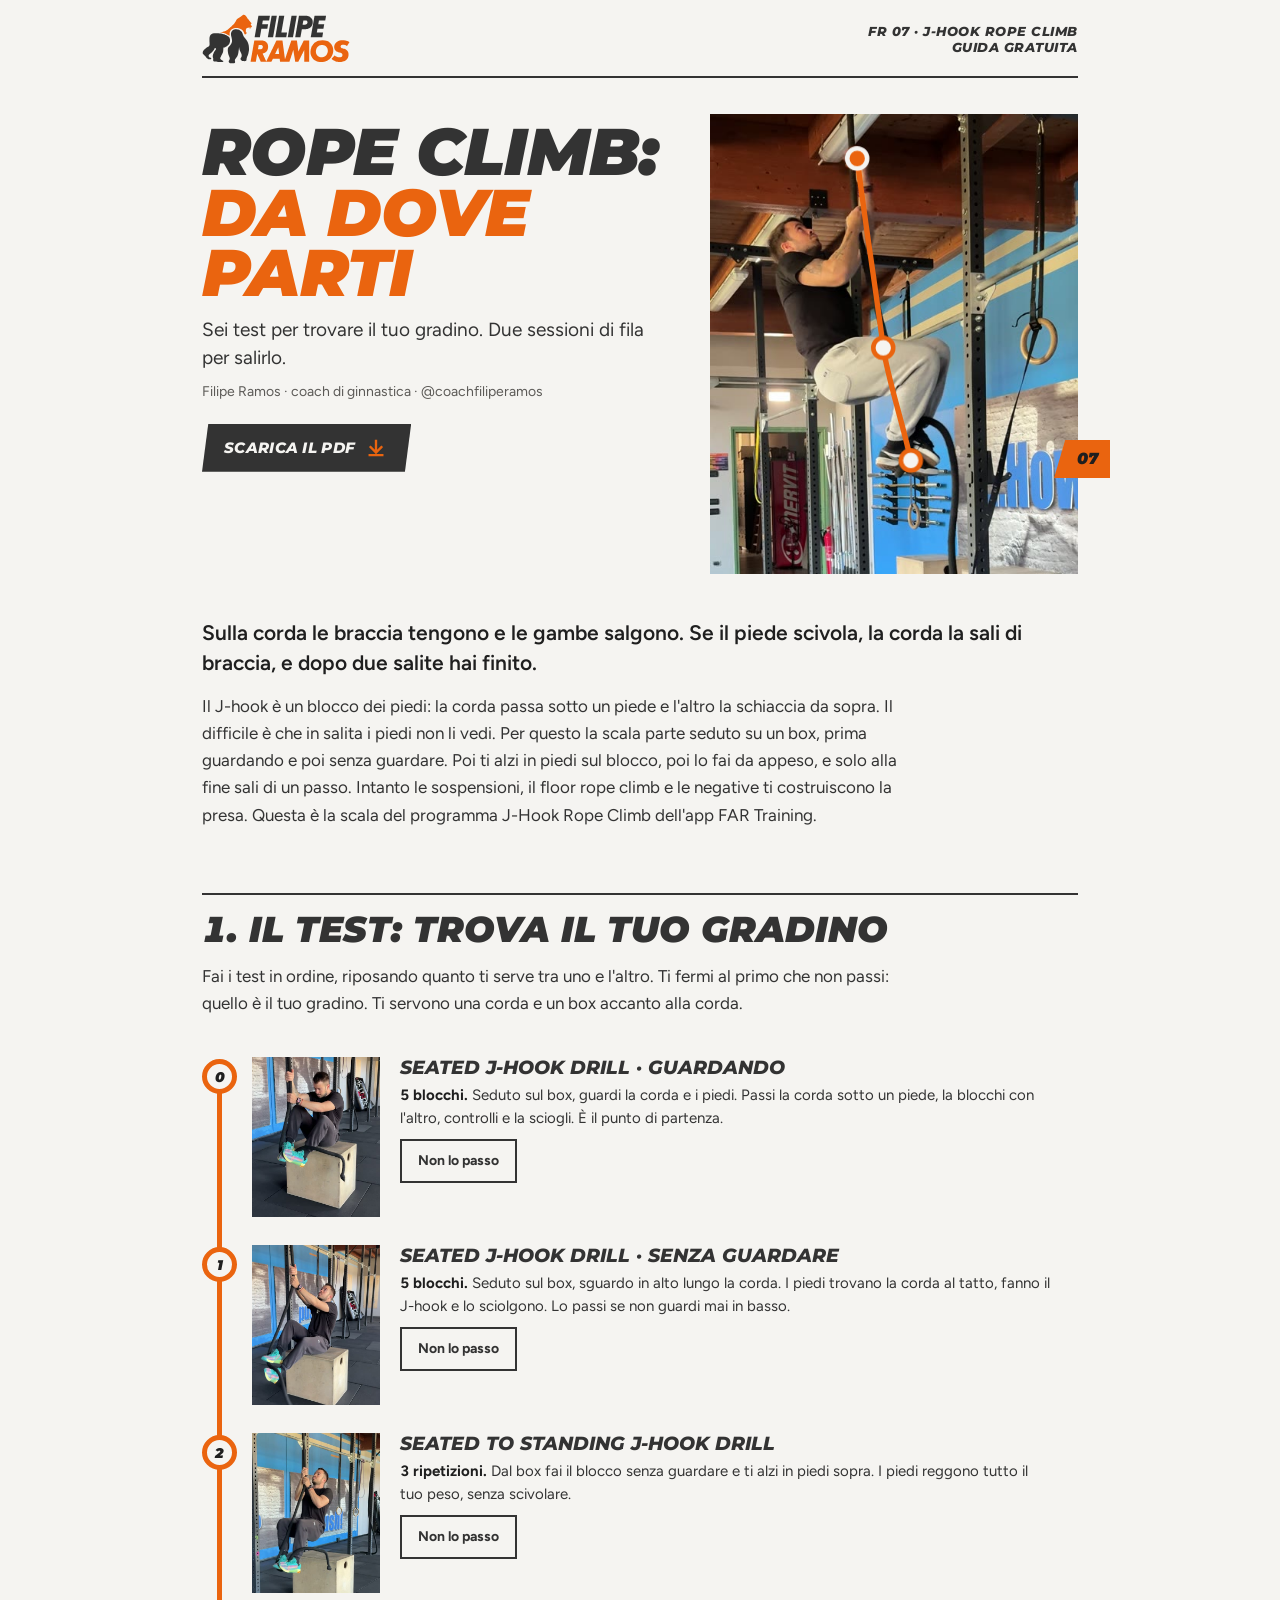
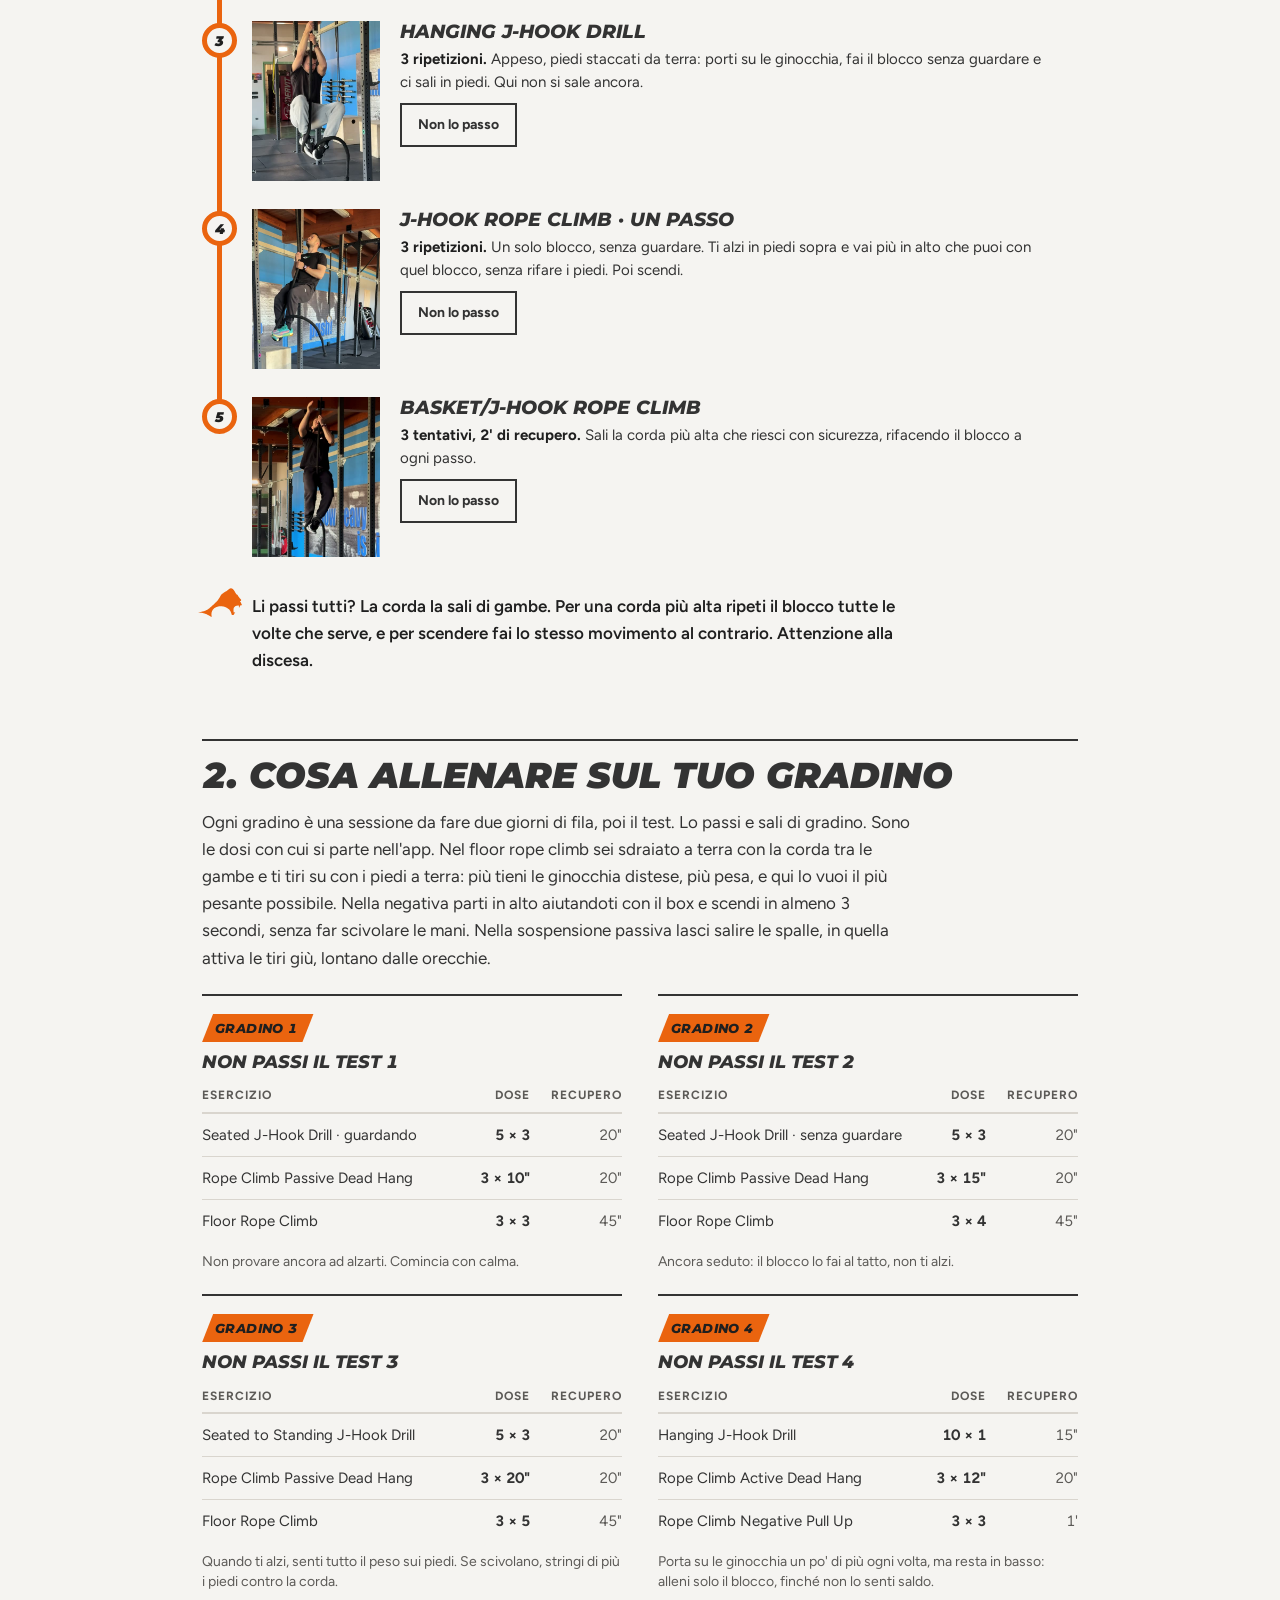
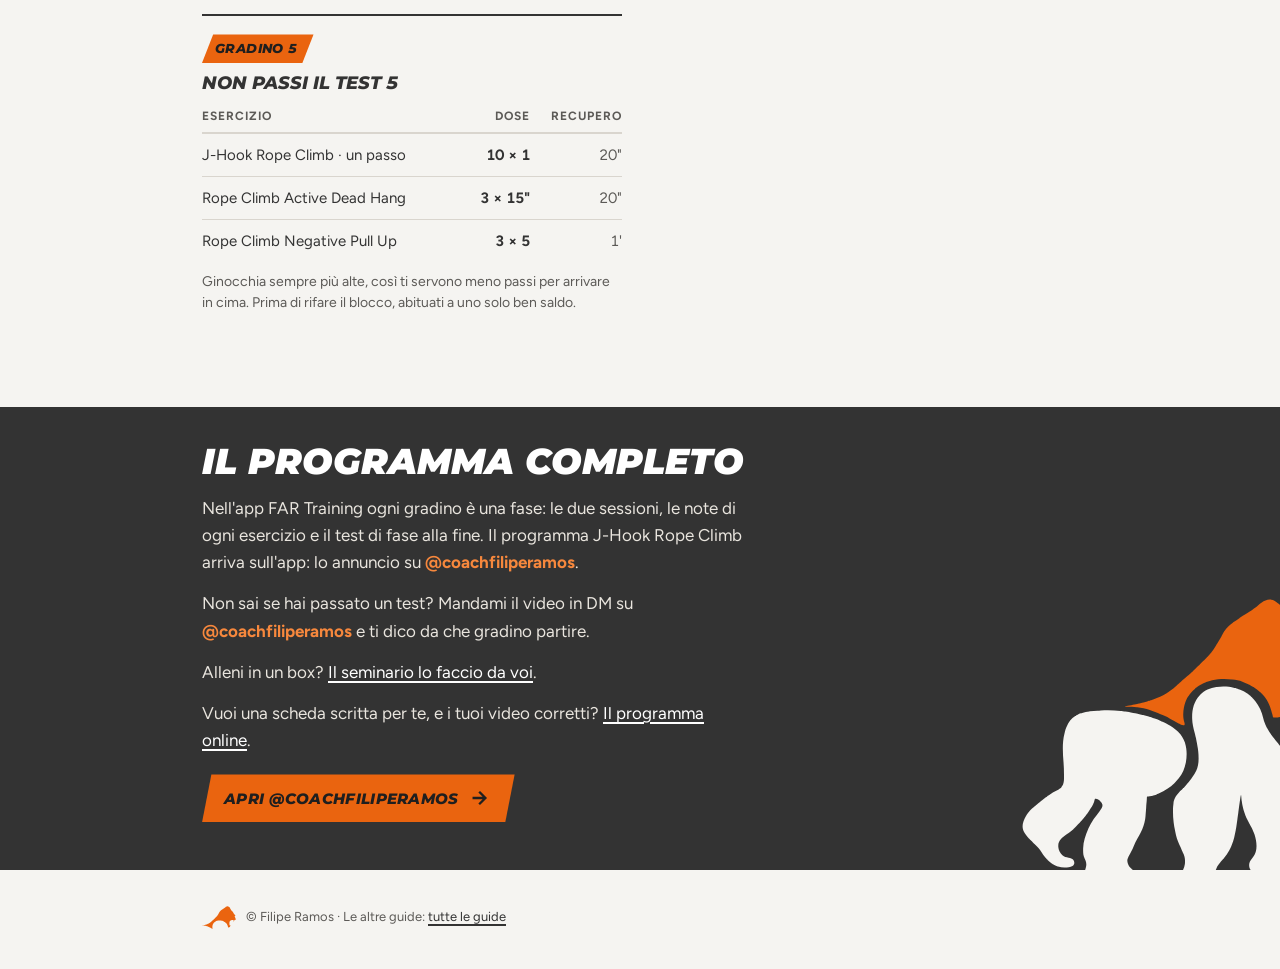
<file: j-hook-rope-climb/index.html>
<!doctype html>
<html lang="it">
<head>
<meta charset="utf-8">
<meta name="viewport" content="width=device-width, initial-scale=1">
<title>Rope Climb: da dove parti · Filipe Ramos</title>
<meta name="description" content="Sei test per trovare il tuo gradino nella salita alla corda con il J-hook, e la sessione per salirlo. Guida gratuita di Filipe Ramos.">
<link rel="preconnect" href="https://fonts.googleapis.com">
<link rel="preconnect" href="https://fonts.gstatic.com" crossorigin>
<link href="https://fonts.googleapis.com/css2?family=Montserrat:ital,wght@1,800;1,900&family=Figtree:wght@400;600;700&display=swap" rel="stylesheet">
<link rel="stylesheet" href="../stile.css">
<link rel="icon" href="../marchio/testa.svg" type="image/svg+xml">
<script src="../via.js" defer></script>
<script src="../lista.js" defer></script>
</head>
<body>
<main class="guida">
<div class="testata"><a class="logo" href="https://filiperamos1709-byte.github.io/guide/"><img src="../marchio/logo.svg" alt="Filipe Ramos: tutte le guide" width="171" height="58"></a><p class="testa-pagina">FR 07 · J-Hook Rope Climb<br>Guida gratuita</p></div>
<span class="linguetta solo-web" style="--n:7" aria-hidden="true">07</span>

<header class="testa">
  <figure class="topo solo-web"><img src="img/j-hook-rope-climb.jpg" alt="" width="480" height="600"><svg class="traccia" viewBox="0 0 480 600" preserveAspectRatio="xMidYMin slice" aria-hidden="true"><path d="M262 452 C252 405 232 345 226 305 C216 225 202 140 192 58" pathLength="1"/><circle cx="262" cy="452" r="13"/><circle cx="226" cy="305" r="13"/><circle cx="192" cy="58" r="13"/></svg></figure>
  <h1>Rope Climb:<br><span>da dove parti</span></h1>
  <p class="sotto">Sei test per trovare il tuo gradino. Due sessioni di fila per salirlo.</p>
  <p class="autore">Filipe Ramos · coach di ginnastica · @coachfiliperamos</p>
  <a class="bottone solo-web" href="../pdf/Filipe-Ramos_J-Hook-Rope-Climb.pdf" download>Scarica il PDF</a>
</header>

<section>
  <p class="apertura">Sulla corda le braccia tengono e le gambe salgono. Se il piede scivola, la corda la sali di braccia, e dopo due salite hai finito.</p>
  <p>Il J-hook è un blocco dei piedi: la corda passa sotto un piede e l'altro la schiaccia da sopra. Il difficile è che in salita i piedi non li vedi. Per questo la scala parte seduto su un box, prima guardando e poi senza guardare. Poi ti alzi in piedi sul blocco, poi lo fai da appeso, e solo alla fine sali di un passo. Intanto le sospensioni, il floor rope climb e le negative ti costruiscono la presa. Questa è la scala del programma J-Hook Rope Climb dell'app FAR Training.</p>
</section>

<section>
  <h2>1. Il test: trova il tuo gradino</h2>
  <p>Fai i test in ordine, riposando quanto ti serve tra uno e l'altro. Ti fermi al primo che non passi: quello è il tuo gradino. Ti servono una corda e un box accanto alla corda.</p>

  <ol class="scala tre">
    <li>
      <img src="img/seated-j-hook-guardando.jpg" alt="Seated J-Hook Drill, guardando">
      <div><span class="n">0</span><h3>Seated J-Hook Drill · guardando</h3>
      <p><b>5 blocchi.</b> Seduto sul box, guardi la corda e i piedi. Passi la corda sotto un piede, la blocchi con l'altro, controlli e la sciogli. È il punto di partenza.</p></div>
    </li>
    <li>
      <img src="img/seated-j-hook-senza-guardare.jpg" alt="Seated J-Hook Drill, senza guardare">
      <div><span class="n">1</span><h3>Seated J-Hook Drill · senza guardare</h3>
      <p><b>5 blocchi.</b> Seduto sul box, sguardo in alto lungo la corda. I piedi trovano la corda al tatto, fanno il J-hook e lo sciolgono. Lo passi se non guardi mai in basso.</p></div>
    </li>
    <li>
      <img src="img/seated-to-standing-j-hook.jpg" alt="Seated to Standing J-Hook Drill">
      <div><span class="n">2</span><h3>Seated to Standing J-Hook Drill</h3>
      <p><b>3 ripetizioni.</b> Dal box fai il blocco senza guardare e ti alzi in piedi sopra. I piedi reggono tutto il tuo peso, senza scivolare.</p></div>
    </li>
    <li>
      <img src="img/hanging-j-hook-drill.jpg" alt="Hanging J-Hook Drill">
      <div><span class="n">3</span><h3>Hanging J-Hook Drill</h3>
      <p><b>3 ripetizioni.</b> Appeso, piedi staccati da terra: porti su le ginocchia, fai il blocco senza guardare e ci sali in piedi. Qui non si sale ancora.</p></div>
    </li>
    <li>
      <img src="img/j-hook-un-passo.jpg" alt="J-Hook Rope Climb, un passo">
      <div><span class="n">4</span><h3>J-Hook Rope Climb · un passo</h3>
      <p><b>3 ripetizioni.</b> Un solo blocco, senza guardare. Ti alzi in piedi sopra e vai più in alto che puoi con quel blocco, senza rifare i piedi. Poi scendi.</p></div>
    </li>
    <li>
      <img src="img/basket-j-hook-rope-climb.jpg" alt="Basket/J-Hook Rope Climb">
      <div><span class="n">5</span><h3>Basket/J-Hook Rope Climb</h3>
      <p><b>3 tentativi, 2' di recupero.</b> Sali la corda più alta che riesci con sicurezza, rifacendo il blocco a ogni passo.</p></div>
    </li>
  </ol>
  <p class="nota">Li passi tutti? La corda la sali di gambe. Per una corda più alta ripeti il blocco tutte le volte che serve, e per scendere fai lo stesso movimento al contrario. Attenzione alla discesa.</p>
</section>

<section class="pagina-nuova">
  <h2>2. Cosa allenare sul tuo gradino</h2>
  <p>Ogni gradino è una sessione da fare due giorni di fila, poi il test. Lo passi e sali di gradino. Sono le dosi con cui si parte nell'app. Nel floor rope climb sei sdraiato a terra con la corda tra le gambe e ti tiri su con i piedi a terra: più tieni le ginocchia distese, più pesa, e qui lo vuoi il più pesante possibile. Nella negativa parti in alto aiutandoti con il box e scendi in almeno 3 secondi, senza far scivolare le mani. Nella sospensione passiva lasci salire le spalle, in quella attiva le tiri giù, lontano dalle orecchie.</p>

  <div class="fasi tre">
    <div class="fase">
      <h3><span>Gradino 1</span> Non passi il test 1</h3>
      <table>
        <tr><th>Esercizio</th><th>Dose</th><th>Recupero</th></tr>
        <tr><td>Seated J-Hook Drill · guardando</td><td>5 × 3</td><td>20"</td></tr>
        <tr><td>Rope Climb Passive Dead Hang</td><td>3 × 10"</td><td>20"</td></tr>
        <tr><td>Floor Rope Climb</td><td>3 × 3</td><td>45"</td></tr>
      </table>
      <p class="nota-fase">Non provare ancora ad alzarti. Comincia con calma.</p>
    </div>
    <div class="fase">
      <h3><span>Gradino 2</span> Non passi il test 2</h3>
      <table>
        <tr><th>Esercizio</th><th>Dose</th><th>Recupero</th></tr>
        <tr><td>Seated J-Hook Drill · senza guardare</td><td>5 × 3</td><td>20"</td></tr>
        <tr><td>Rope Climb Passive Dead Hang</td><td>3 × 15"</td><td>20"</td></tr>
        <tr><td>Floor Rope Climb</td><td>3 × 4</td><td>45"</td></tr>
      </table>
      <p class="nota-fase">Ancora seduto: il blocco lo fai al tatto, non ti alzi.</p>
    </div>
    <div class="fase">
      <h3><span>Gradino 3</span> Non passi il test 3</h3>
      <table>
        <tr><th>Esercizio</th><th>Dose</th><th>Recupero</th></tr>
        <tr><td>Seated to Standing J-Hook Drill</td><td>5 × 3</td><td>20"</td></tr>
        <tr><td>Rope Climb Passive Dead Hang</td><td>3 × 20"</td><td>20"</td></tr>
        <tr><td>Floor Rope Climb</td><td>3 × 5</td><td>45"</td></tr>
      </table>
      <p class="nota-fase">Quando ti alzi, senti tutto il peso sui piedi. Se scivolano, stringi di più i piedi contro la corda.</p>
    </div>
    <div class="fase">
      <h3><span>Gradino 4</span> Non passi il test 4</h3>
      <table>
        <tr><th>Esercizio</th><th>Dose</th><th>Recupero</th></tr>
        <tr><td>Hanging J-Hook Drill</td><td>10 × 1</td><td>15"</td></tr>
        <tr><td>Rope Climb Active Dead Hang</td><td>3 × 12"</td><td>20"</td></tr>
        <tr><td>Rope Climb Negative Pull Up</td><td>3 × 3</td><td>1'</td></tr>
      </table>
      <p class="nota-fase">Porta su le ginocchia un po' di più ogni volta, ma resta in basso: alleni solo il blocco, finché non lo senti saldo.</p>
    </div>
    <div class="fase">
      <h3><span>Gradino 5</span> Non passi il test 5</h3>
      <table>
        <tr><th>Esercizio</th><th>Dose</th><th>Recupero</th></tr>
        <tr><td>J-Hook Rope Climb · un passo</td><td>10 × 1</td><td>20"</td></tr>
        <tr><td>Rope Climb Active Dead Hang</td><td>3 × 15"</td><td>20"</td></tr>
        <tr><td>Rope Climb Negative Pull Up</td><td>3 × 5</td><td>1'</td></tr>
      </table>
      <p class="nota-fase">Ginocchia sempre più alte, così ti servono meno passi per arrivare in cima. Prima di rifare il blocco, abituati a uno solo ben saldo.</p>
    </div>
    <div class="fase chiusura-stampa solo-stampa">
      <h3>Il programma completo</h3>
      <p>Nell'app FAR Training ogni gradino è una fase: le due sessioni, le note di ogni esercizio e il test di fase alla fine. Il programma J-Hook Rope Climb arriva sull'app: lo annuncio su <b>@coachfiliperamos</b>.</p>
  <form class="lista solo-web" method="post">
    <label for="email-lista">Ti scrivo io il giorno in cui arriva. Lascia la mail qui.</label>
    <div class="riga"><input type="email" id="email-lista" name="email" required maxlength="254" autocomplete="email" placeholder="nome@email.it"><button type="submit">Avvisami</button></div>
    <label class="spunta"><input type="checkbox" name="consenso" value="si" required><span>Voglio ricevere da Filipe Ramos le email sull'app FAR Training: il lancio e le novità. Mi cancello quando voglio. <a href="../privacy/">Informativa privacy</a></span></label>
    <input class="trappola" type="text" name="sito" tabindex="-1" autocomplete="off" aria-hidden="true">
    <input type="hidden" name="pagina" value="">
    <p class="esito-lista" aria-live="polite"></p>
  </form>
      <p>Non sai se hai passato un test? Mandami il video in DM su <b>@coachfiliperamos</b> e ti dico da che gradino partire.</p>
    </div>
  </div>
</section>

<section class="chiusura solo-web">
  <img class="gorilla" src="../marchio/gorilla-gesso.svg" alt="" width="300" height="297">
  <h2>Il programma completo</h2>
  <p>Nell'app FAR Training ogni gradino è una fase: le due sessioni, le note di ogni esercizio e il test di fase alla fine. Il programma J-Hook Rope Climb arriva sull'app: lo annuncio su <b>@coachfiliperamos</b>.</p>
  <p>Non sai se hai passato un test? Mandami il video in DM su <b>@coachfiliperamos</b> e ti dico da che gradino partire.</p>
  <p class="solo-web">Alleni in un box? <a href="https://filiperamos1709-byte.github.io/guide/seminario/">Il seminario lo faccio da voi</a>.</p>
  <p class="solo-web">Vuoi una scheda scritta per te, e i tuoi video corretti? <a href="https://filiperamos1709-byte.github.io/guide/programma-online/">Il programma online</a>.</p>
  <a class="bottone solo-web" href="https://www.instagram.com/coachfiliperamos/">Apri @coachfiliperamos</a>
</section>

<footer><img src="../marchio/testa.svg" alt="" width="34" height="22"><span>© Filipe Ramos · Le altre guide: <a href="../">tutte le guide</a></span></footer>
</main>
</body>
</html>
</file>
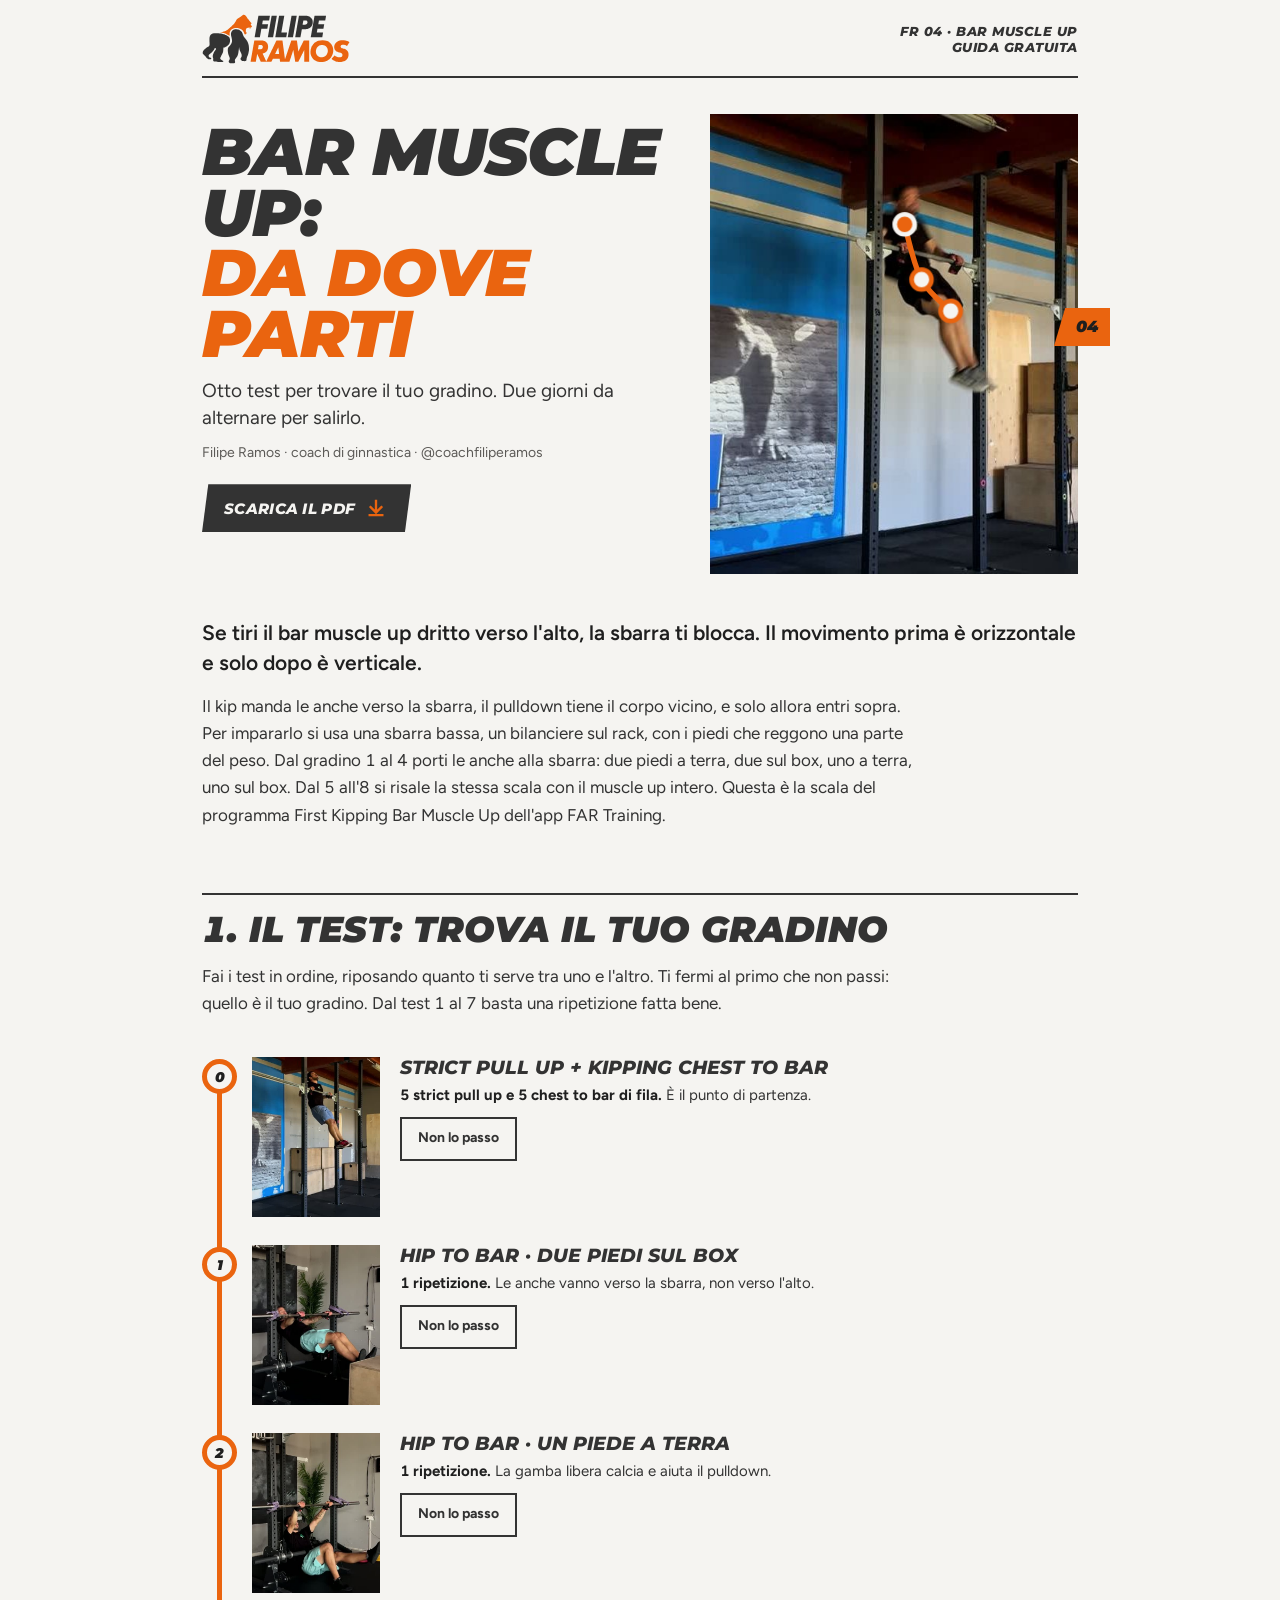
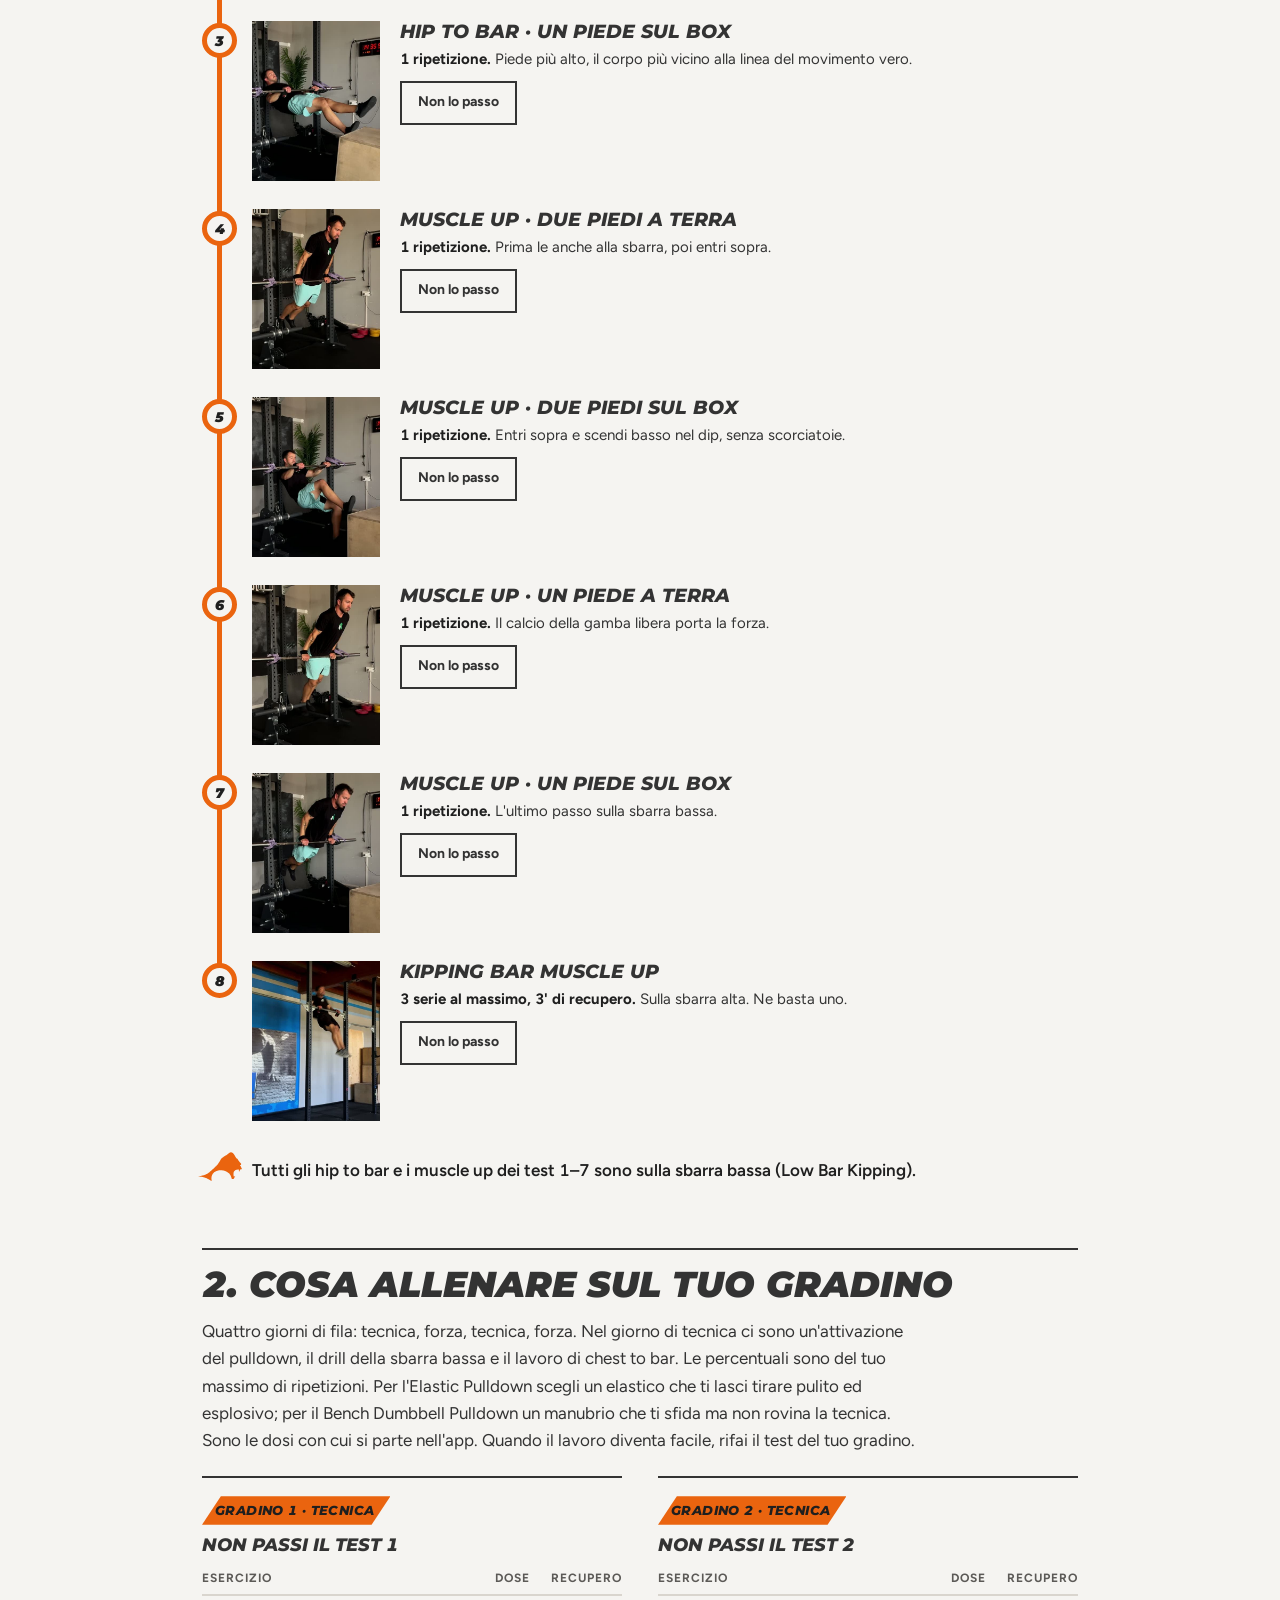
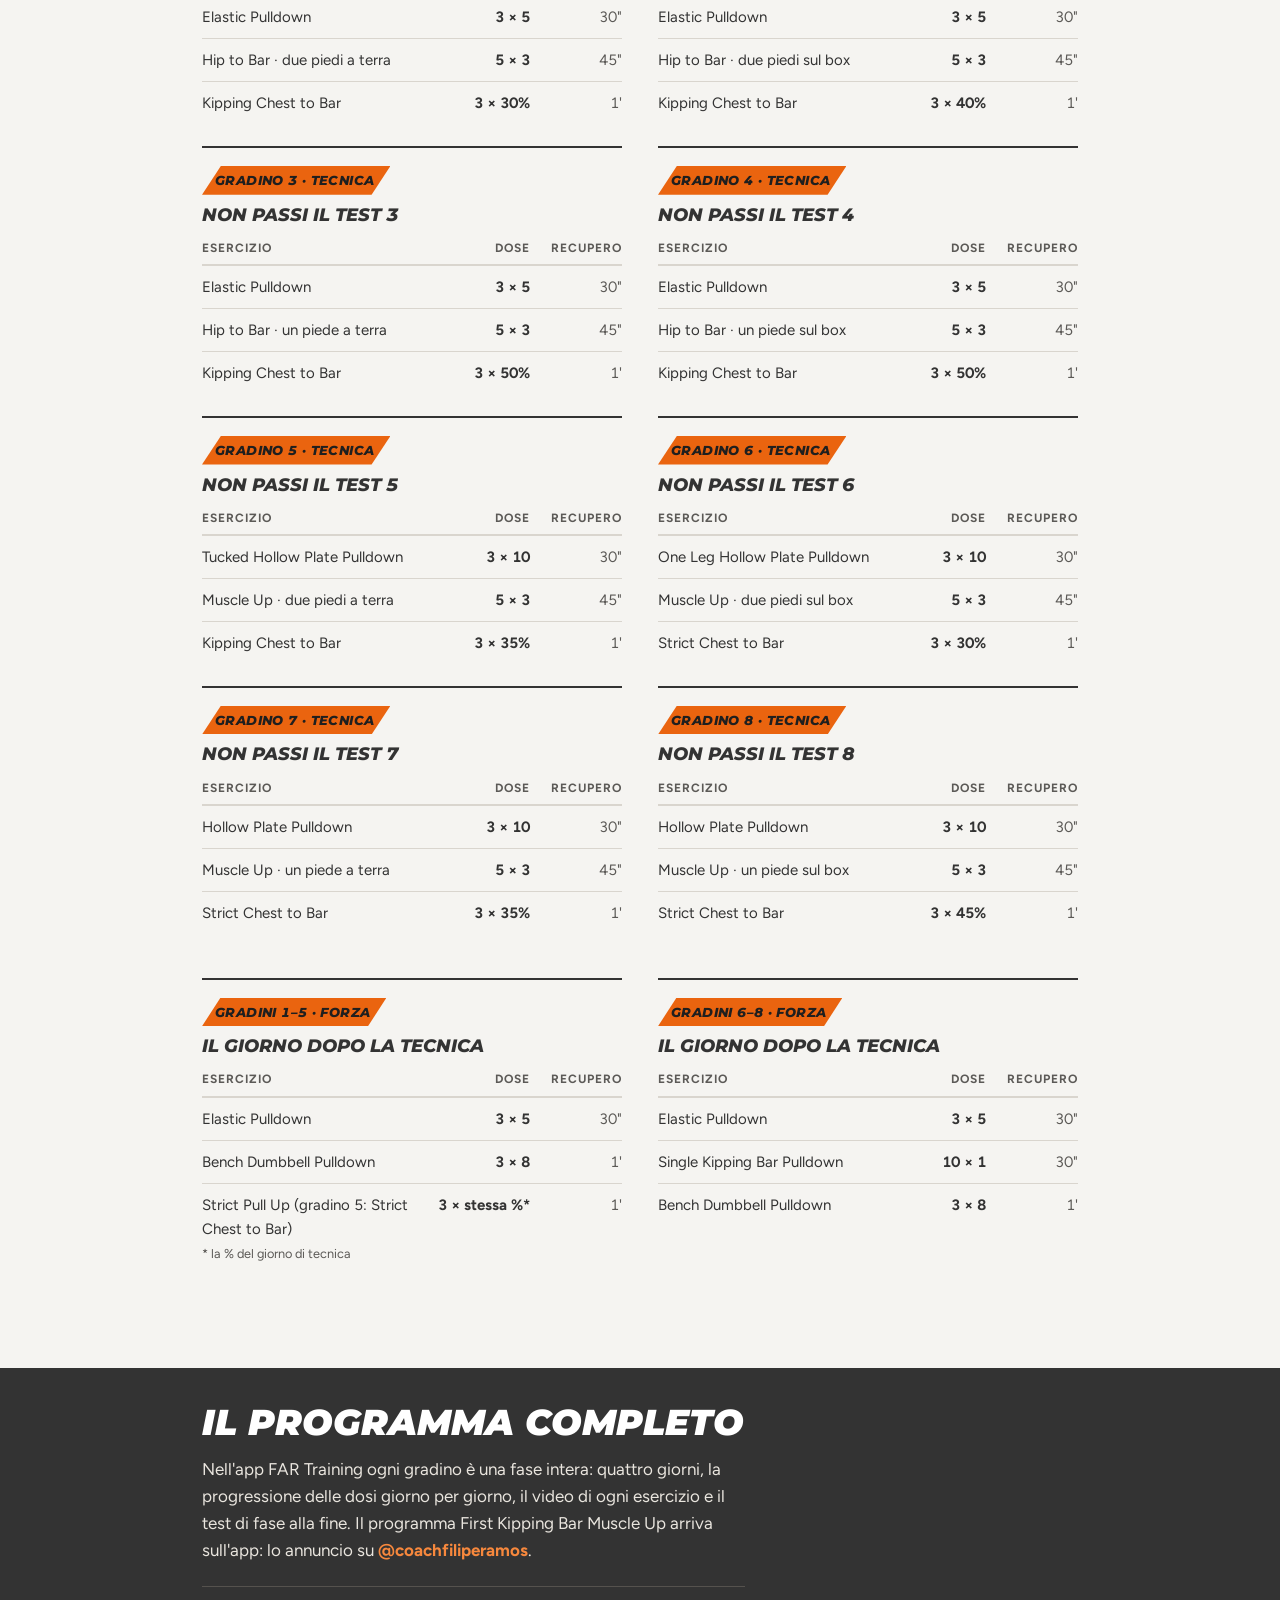
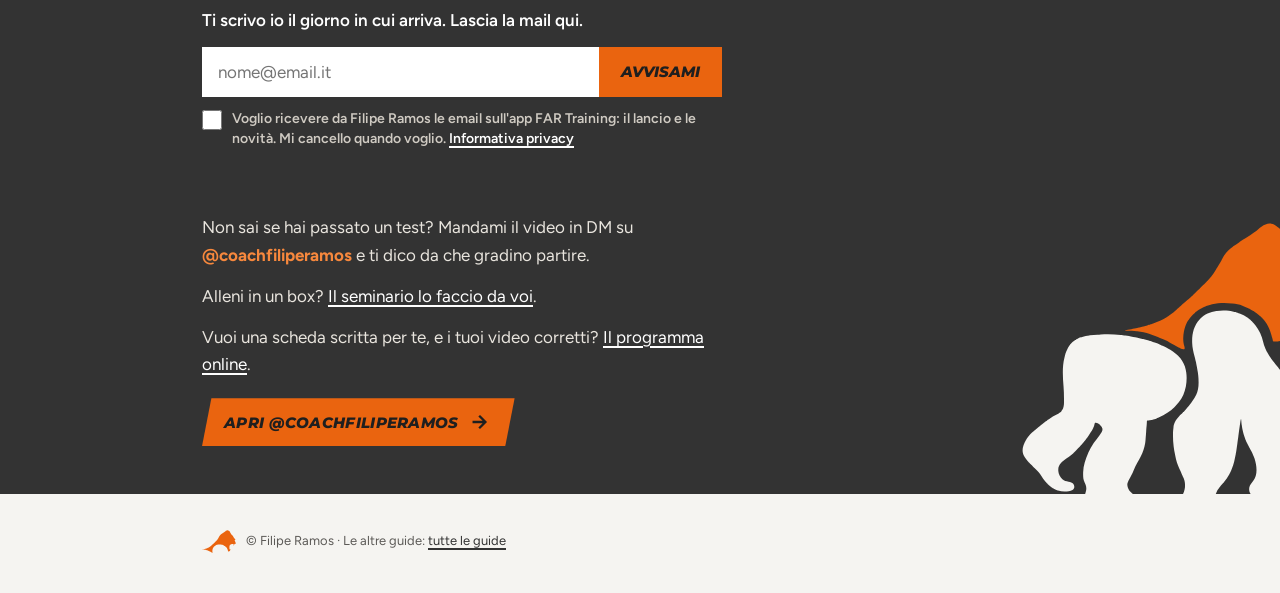
<file: kipping-bar-muscle-up/index.html>
<!doctype html>
<html lang="it">
<head>
<meta charset="utf-8">
<meta name="viewport" content="width=device-width, initial-scale=1">
<title>Bar Muscle Up: da dove parti · Filipe Ramos</title>
<meta name="description" content="Otto test per trovare il tuo gradino nel Kipping Bar Muscle Up, e gli esercizi da cui ripartire. Guida gratuita di Filipe Ramos.">
<link rel="preconnect" href="https://fonts.googleapis.com">
<link rel="preconnect" href="https://fonts.gstatic.com" crossorigin>
<link href="https://fonts.googleapis.com/css2?family=Montserrat:ital,wght@1,800;1,900&family=Figtree:wght@400;600;700&display=swap" rel="stylesheet">
<link rel="stylesheet" href="../stile.css">
<link rel="icon" href="../marchio/testa.svg" type="image/svg+xml">
<script src="../via.js" defer></script>
<script src="../lista.js" defer></script>
</head>
<body>
<main class="guida">
<div class="testata"><a class="logo" href="https://filiperamos1709-byte.github.io/guide/"><img src="../marchio/logo.svg" alt="Filipe Ramos: tutte le guide" width="171" height="58"></a><p class="testa-pagina">FR 04 · Bar Muscle Up<br>Guida gratuita</p></div>
<span class="linguetta solo-web" style="--n:4" aria-hidden="true">04</span>

<header class="testa">
  <figure class="topo solo-web"><img src="img/kipping-bar-muscle-ups.jpg" alt="" width="480" height="600"><svg class="traccia" viewBox="0 0 480 600" preserveAspectRatio="xMidYMin slice" aria-hidden="true"><path d="M314 257 C307 250 286 235 276 216 C266 198 257 156 254 144" pathLength="1"/><circle cx="314" cy="257" r="13"/><circle cx="276" cy="216" r="13"/><circle cx="254" cy="144" r="13"/></svg></figure>
  <h1>Bar Muscle Up:<br><span>da dove parti</span></h1>
  <p class="sotto">Otto test per trovare il tuo gradino. Due giorni da alternare per salirlo.</p>
  <p class="autore">Filipe Ramos · coach di ginnastica · @coachfiliperamos</p>
  <a class="bottone solo-web" href="../pdf/Filipe-Ramos_Kipping-Bar-Muscle-Up.pdf" download>Scarica il PDF</a>
</header>

<section>
  <p class="apertura">Se tiri il bar muscle up dritto verso l'alto, la sbarra ti blocca. Il movimento prima è orizzontale e solo dopo è verticale.</p>
  <p>Il kip manda le anche verso la sbarra, il pulldown tiene il corpo vicino, e solo allora entri sopra. Per impararlo si usa una sbarra bassa, un bilanciere sul rack, con i piedi che reggono una parte del peso. Dal gradino 1 al 4 porti le anche alla sbarra: due piedi a terra, due sul box, uno a terra, uno sul box. Dal 5 all'8 si risale la stessa scala con il muscle up intero. Questa è la scala del programma First Kipping Bar Muscle Up dell'app FAR Training.</p>
</section>

<section>
  <h2>1. Il test: trova il tuo gradino</h2>
  <p>Fai i test in ordine, riposando quanto ti serve tra uno e l'altro. Ti fermi al primo che non passi: quello è il tuo gradino. Dal test 1 al 7 basta una ripetizione fatta bene.</p>

  <ol class="scala tre">
    <li>
      <img src="img/kipping-chest-to-bar.jpg" alt="Strict Pull Up e Kipping Chest to Bar">
      <div><span class="n">0</span><h3>Strict Pull Up + Kipping Chest to Bar</h3>
      <p><b>5 strict pull up e 5 chest to bar di fila.</b> È il punto di partenza.</p></div>
    </li>
    <li>
      <img src="img/low-bar-hip-to-bar-both-feet-box.jpg" alt="Low Bar Kipping Hip to Bar, due piedi sul box">
      <div><span class="n">1</span><h3>Hip to Bar · due piedi sul box</h3>
      <p><b>1 ripetizione.</b> Le anche vanno verso la sbarra, non verso l'alto.</p></div>
    </li>
    <li>
      <img src="img/low-bar-hip-to-bar-one-foot-ground.jpg" alt="Low Bar Kipping Hip to Bar, un piede a terra">
      <div><span class="n">2</span><h3>Hip to Bar · un piede a terra</h3>
      <p><b>1 ripetizione.</b> La gamba libera calcia e aiuta il pulldown.</p></div>
    </li>
    <li>
      <img src="img/low-bar-hip-to-bar-one-foot-box.jpg" alt="Low Bar Kipping Hip to Bar, un piede sul box">
      <div><span class="n">3</span><h3>Hip to Bar · un piede sul box</h3>
      <p><b>1 ripetizione.</b> Piede più alto, il corpo più vicino alla linea del movimento vero.</p></div>
    </li>
    <li>
      <img src="img/low-bar-muscle-up-both-feet-ground.jpg" alt="Low Bar Kipping Muscle Up, due piedi a terra">
      <div><span class="n">4</span><h3>Muscle Up · due piedi a terra</h3>
      <p><b>1 ripetizione.</b> Prima le anche alla sbarra, poi entri sopra.</p></div>
    </li>
    <li>
      <img src="img/low-bar-muscle-up-both-feet-box.jpg" alt="Low Bar Kipping Muscle Up, due piedi sul box">
      <div><span class="n">5</span><h3>Muscle Up · due piedi sul box</h3>
      <p><b>1 ripetizione.</b> Entri sopra e scendi basso nel dip, senza scorciatoie.</p></div>
    </li>
    <li>
      <img src="img/low-bar-muscle-up-one-foot-ground.jpg" alt="Low Bar Kipping Muscle Up, un piede a terra">
      <div><span class="n">6</span><h3>Muscle Up · un piede a terra</h3>
      <p><b>1 ripetizione.</b> Il calcio della gamba libera porta la forza.</p></div>
    </li>
    <li>
      <img src="img/low-bar-muscle-up-one-foot-box.jpg" alt="Low Bar Kipping Muscle Up, un piede sul box">
      <div><span class="n">7</span><h3>Muscle Up · un piede sul box</h3>
      <p><b>1 ripetizione.</b> L'ultimo passo sulla sbarra bassa.</p></div>
    </li>
    <li>
      <img src="img/kipping-bar-muscle-ups.jpg" alt="Kipping Bar Muscle Up">
      <div><span class="n">8</span><h3>Kipping Bar Muscle Up</h3>
      <p><b>3 serie al massimo, 3' di recupero.</b> Sulla sbarra alta. Ne basta uno.</p></div>
    </li>
  </ol>
  <p class="nota">Tutti gli hip to bar e i muscle up dei test 1–7 sono sulla sbarra bassa (Low Bar Kipping).</p>
</section>

<section class="pagina-nuova">
  <h2>2. Cosa allenare sul tuo gradino</h2>
  <p>Quattro giorni di fila: tecnica, forza, tecnica, forza. Nel giorno di tecnica ci sono un'attivazione del pulldown, il drill della sbarra bassa e il lavoro di chest to bar. Le percentuali sono del tuo massimo di ripetizioni. Per l'Elastic Pulldown scegli un elastico che ti lasci tirare pulito ed esplosivo; per il Bench Dumbbell Pulldown un manubrio che ti sfida ma non rovina la tecnica. Sono le dosi con cui si parte nell'app. Quando il lavoro diventa facile, rifai il test del tuo gradino.</p>

  <div class="fasi tre">
    <div class="fase">
      <h3><span>Gradino 1 · tecnica</span> Non passi il test 1</h3>
      <table>
        <tr><th>Esercizio</th><th>Dose</th><th>Recupero</th></tr>
        <tr><td>Elastic Pulldown</td><td>3 × 5</td><td>30"</td></tr>
        <tr><td>Hip to Bar · due piedi a terra</td><td>5 × 3</td><td>45"</td></tr>
        <tr><td>Kipping Chest to Bar</td><td>3 × 30%</td><td>1'</td></tr>
      </table>
    </div>
    <div class="fase">
      <h3><span>Gradino 2 · tecnica</span> Non passi il test 2</h3>
      <table>
        <tr><th>Esercizio</th><th>Dose</th><th>Recupero</th></tr>
        <tr><td>Elastic Pulldown</td><td>3 × 5</td><td>30"</td></tr>
        <tr><td>Hip to Bar · due piedi sul box</td><td>5 × 3</td><td>45"</td></tr>
        <tr><td>Kipping Chest to Bar</td><td>3 × 40%</td><td>1'</td></tr>
      </table>
    </div>
    <div class="fase">
      <h3><span>Gradino 3 · tecnica</span> Non passi il test 3</h3>
      <table>
        <tr><th>Esercizio</th><th>Dose</th><th>Recupero</th></tr>
        <tr><td>Elastic Pulldown</td><td>3 × 5</td><td>30"</td></tr>
        <tr><td>Hip to Bar · un piede a terra</td><td>5 × 3</td><td>45"</td></tr>
        <tr><td>Kipping Chest to Bar</td><td>3 × 50%</td><td>1'</td></tr>
      </table>
    </div>
    <div class="fase">
      <h3><span>Gradino 4 · tecnica</span> Non passi il test 4</h3>
      <table>
        <tr><th>Esercizio</th><th>Dose</th><th>Recupero</th></tr>
        <tr><td>Elastic Pulldown</td><td>3 × 5</td><td>30"</td></tr>
        <tr><td>Hip to Bar · un piede sul box</td><td>5 × 3</td><td>45"</td></tr>
        <tr><td>Kipping Chest to Bar</td><td>3 × 50%</td><td>1'</td></tr>
      </table>
    </div>
    <div class="fase">
      <h3><span>Gradino 5 · tecnica</span> Non passi il test 5</h3>
      <table>
        <tr><th>Esercizio</th><th>Dose</th><th>Recupero</th></tr>
        <tr><td>Tucked Hollow Plate Pulldown</td><td>3 × 10</td><td>30"</td></tr>
        <tr><td>Muscle Up · due piedi a terra</td><td>5 × 3</td><td>45"</td></tr>
        <tr><td>Kipping Chest to Bar</td><td>3 × 35%</td><td>1'</td></tr>
      </table>
    </div>
    <div class="fase">
      <h3><span>Gradino 6 · tecnica</span> Non passi il test 6</h3>
      <table>
        <tr><th>Esercizio</th><th>Dose</th><th>Recupero</th></tr>
        <tr><td>One Leg Hollow Plate Pulldown</td><td>3 × 10</td><td>30"</td></tr>
        <tr><td>Muscle Up · due piedi sul box</td><td>5 × 3</td><td>45"</td></tr>
        <tr><td>Strict Chest to Bar</td><td>3 × 30%</td><td>1'</td></tr>
      </table>
    </div>
    <div class="fase">
      <h3><span>Gradino 7 · tecnica</span> Non passi il test 7</h3>
      <table>
        <tr><th>Esercizio</th><th>Dose</th><th>Recupero</th></tr>
        <tr><td>Hollow Plate Pulldown</td><td>3 × 10</td><td>30"</td></tr>
        <tr><td>Muscle Up · un piede a terra</td><td>5 × 3</td><td>45"</td></tr>
        <tr><td>Strict Chest to Bar</td><td>3 × 35%</td><td>1'</td></tr>
      </table>
    </div>
    <div class="fase">
      <h3><span>Gradino 8 · tecnica</span> Non passi il test 8</h3>
      <table>
        <tr><th>Esercizio</th><th>Dose</th><th>Recupero</th></tr>
        <tr><td>Hollow Plate Pulldown</td><td>3 × 10</td><td>30"</td></tr>
        <tr><td>Muscle Up · un piede sul box</td><td>5 × 3</td><td>45"</td></tr>
        <tr><td>Strict Chest to Bar</td><td>3 × 45%</td><td>1'</td></tr>
      </table>
    </div>
  </div>
  <div class="fasi">
    <div class="fase">
      <h3><span>Gradini 1–5 · forza</span> Il giorno dopo la tecnica</h3>
      <table>
        <tr><th>Esercizio</th><th>Dose</th><th>Recupero</th></tr>
        <tr><td>Elastic Pulldown</td><td>3 × 5</td><td>30"</td></tr>
        <tr><td>Bench Dumbbell Pulldown</td><td>3 × 8</td><td>1'</td></tr>
        <tr><td>Strict Pull Up (gradino 5: Strict Chest to Bar)<br><small>* la % del giorno di tecnica</small></td><td>3 × stessa %*</td><td>1'</td></tr>
      </table>
    </div>
    <div class="fase">
      <h3><span>Gradini 6–8 · forza</span> Il giorno dopo la tecnica</h3>
      <table>
        <tr><th>Esercizio</th><th>Dose</th><th>Recupero</th></tr>
        <tr><td>Elastic Pulldown</td><td>3 × 5</td><td>30"</td></tr>
        <tr><td>Single Kipping Bar Pulldown</td><td>10 × 1</td><td>30"</td></tr>
        <tr><td>Bench Dumbbell Pulldown</td><td>3 × 8</td><td>1'</td></tr>
      </table>
    </div>
  </div>
</section>

<section class="chiusura">
  <img class="gorilla" src="../marchio/gorilla-gesso.svg" alt="" width="300" height="297">
  <h2>Il programma completo</h2>
  <p>Nell'app FAR Training ogni gradino è una fase intera: quattro giorni, la progressione delle dosi giorno per giorno, il video di ogni esercizio e il test di fase alla fine. Il programma First Kipping Bar Muscle Up arriva sull'app: lo annuncio su <b>@coachfiliperamos</b>.</p>
  <form class="lista solo-web" method="post">
    <label for="email-lista">Ti scrivo io il giorno in cui arriva. Lascia la mail qui.</label>
    <div class="riga"><input type="email" id="email-lista" name="email" required maxlength="254" autocomplete="email" placeholder="nome@email.it"><button type="submit">Avvisami</button></div>
    <label class="spunta"><input type="checkbox" name="consenso" value="si" required><span>Voglio ricevere da Filipe Ramos le email sull'app FAR Training: il lancio e le novità. Mi cancello quando voglio. <a href="../privacy/">Informativa privacy</a></span></label>
    <input class="trappola" type="text" name="sito" tabindex="-1" autocomplete="off" aria-hidden="true">
    <input type="hidden" name="pagina" value="">
    <p class="esito-lista" aria-live="polite"></p>
  </form>
  <p>Non sai se hai passato un test? Mandami il video in DM su <b>@coachfiliperamos</b> e ti dico da che gradino partire.</p>
  <p class="solo-web">Alleni in un box? <a href="https://filiperamos1709-byte.github.io/guide/seminario/">Il seminario lo faccio da voi</a>.</p>
  <p class="solo-web">Vuoi una scheda scritta per te, e i tuoi video corretti? <a href="https://filiperamos1709-byte.github.io/guide/programma-online/">Il programma online</a>.</p>
  <a class="bottone solo-web" href="https://www.instagram.com/coachfiliperamos/">Apri @coachfiliperamos</a>
</section>

<footer><img src="../marchio/testa.svg" alt="" width="34" height="22"><span>© Filipe Ramos · Le altre guide: <a href="../">tutte le guide</a></span></footer>
</main>
</body>
</html>
</file>
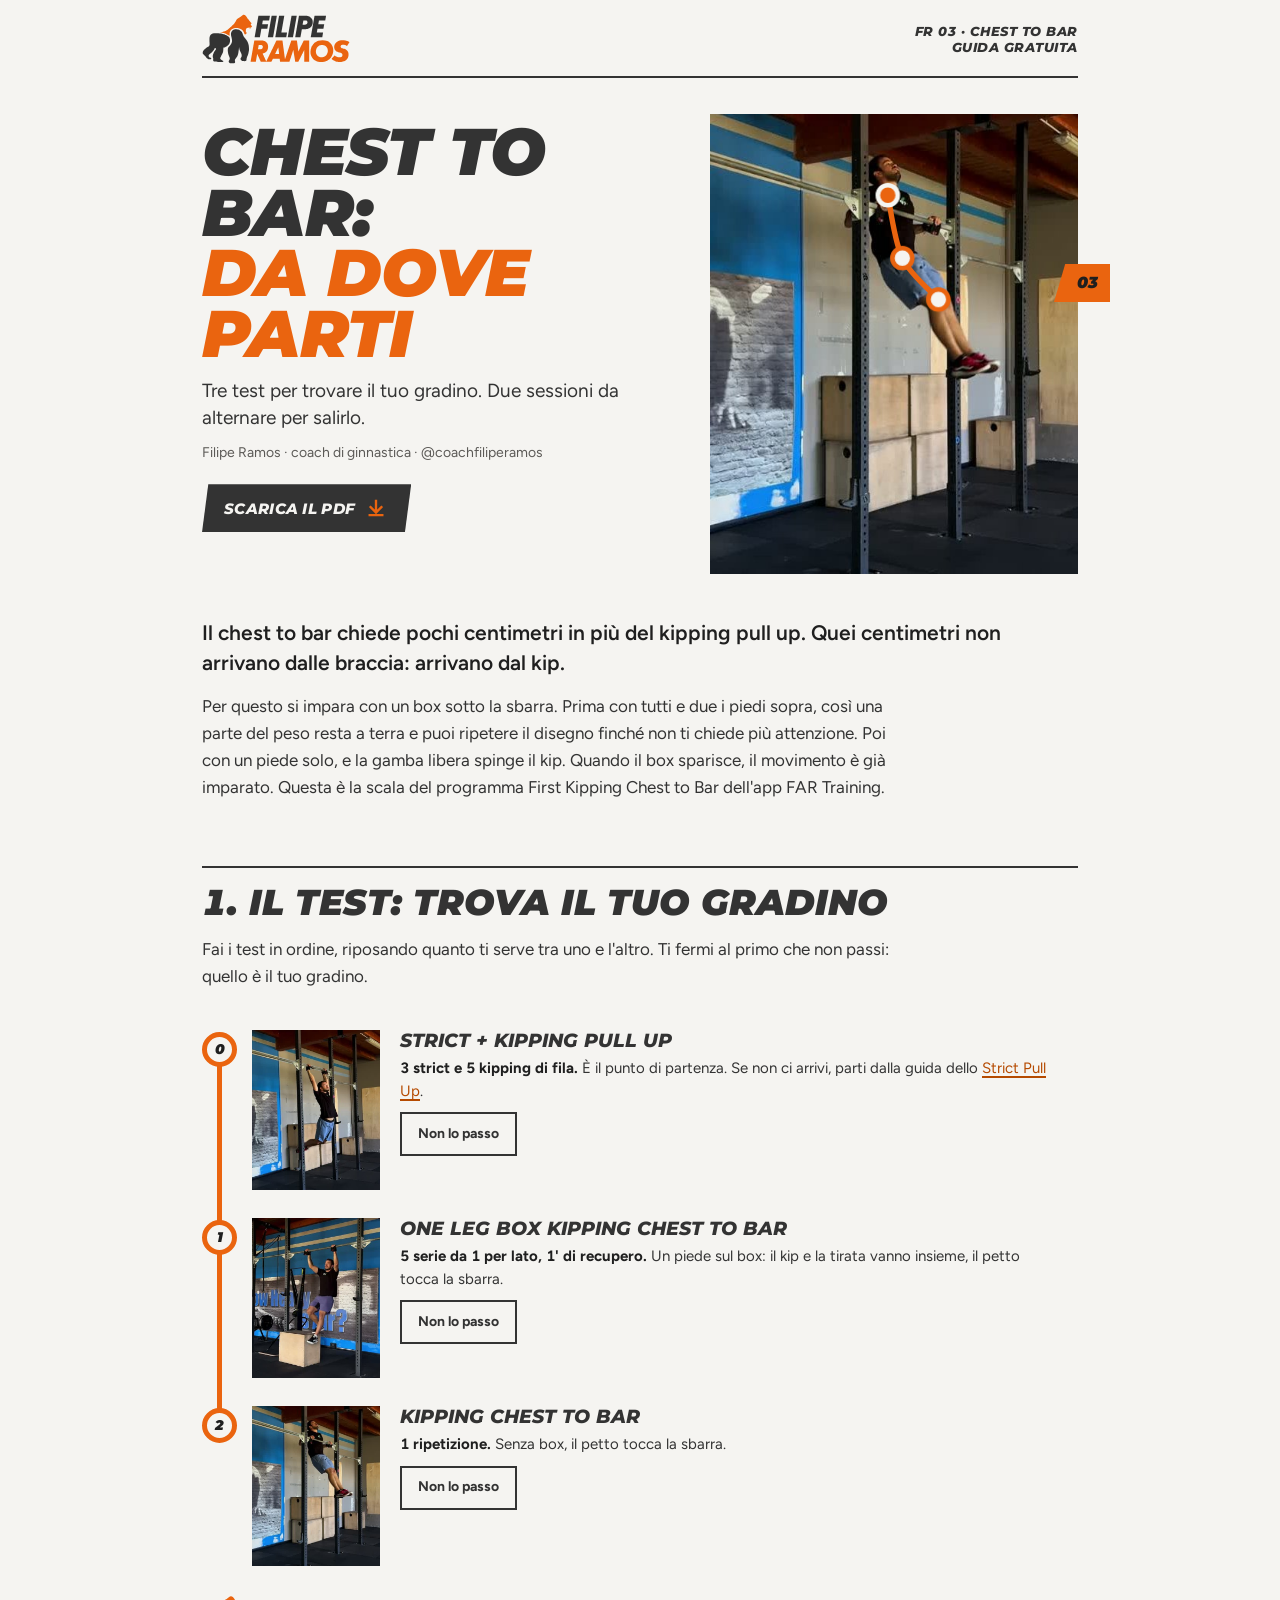
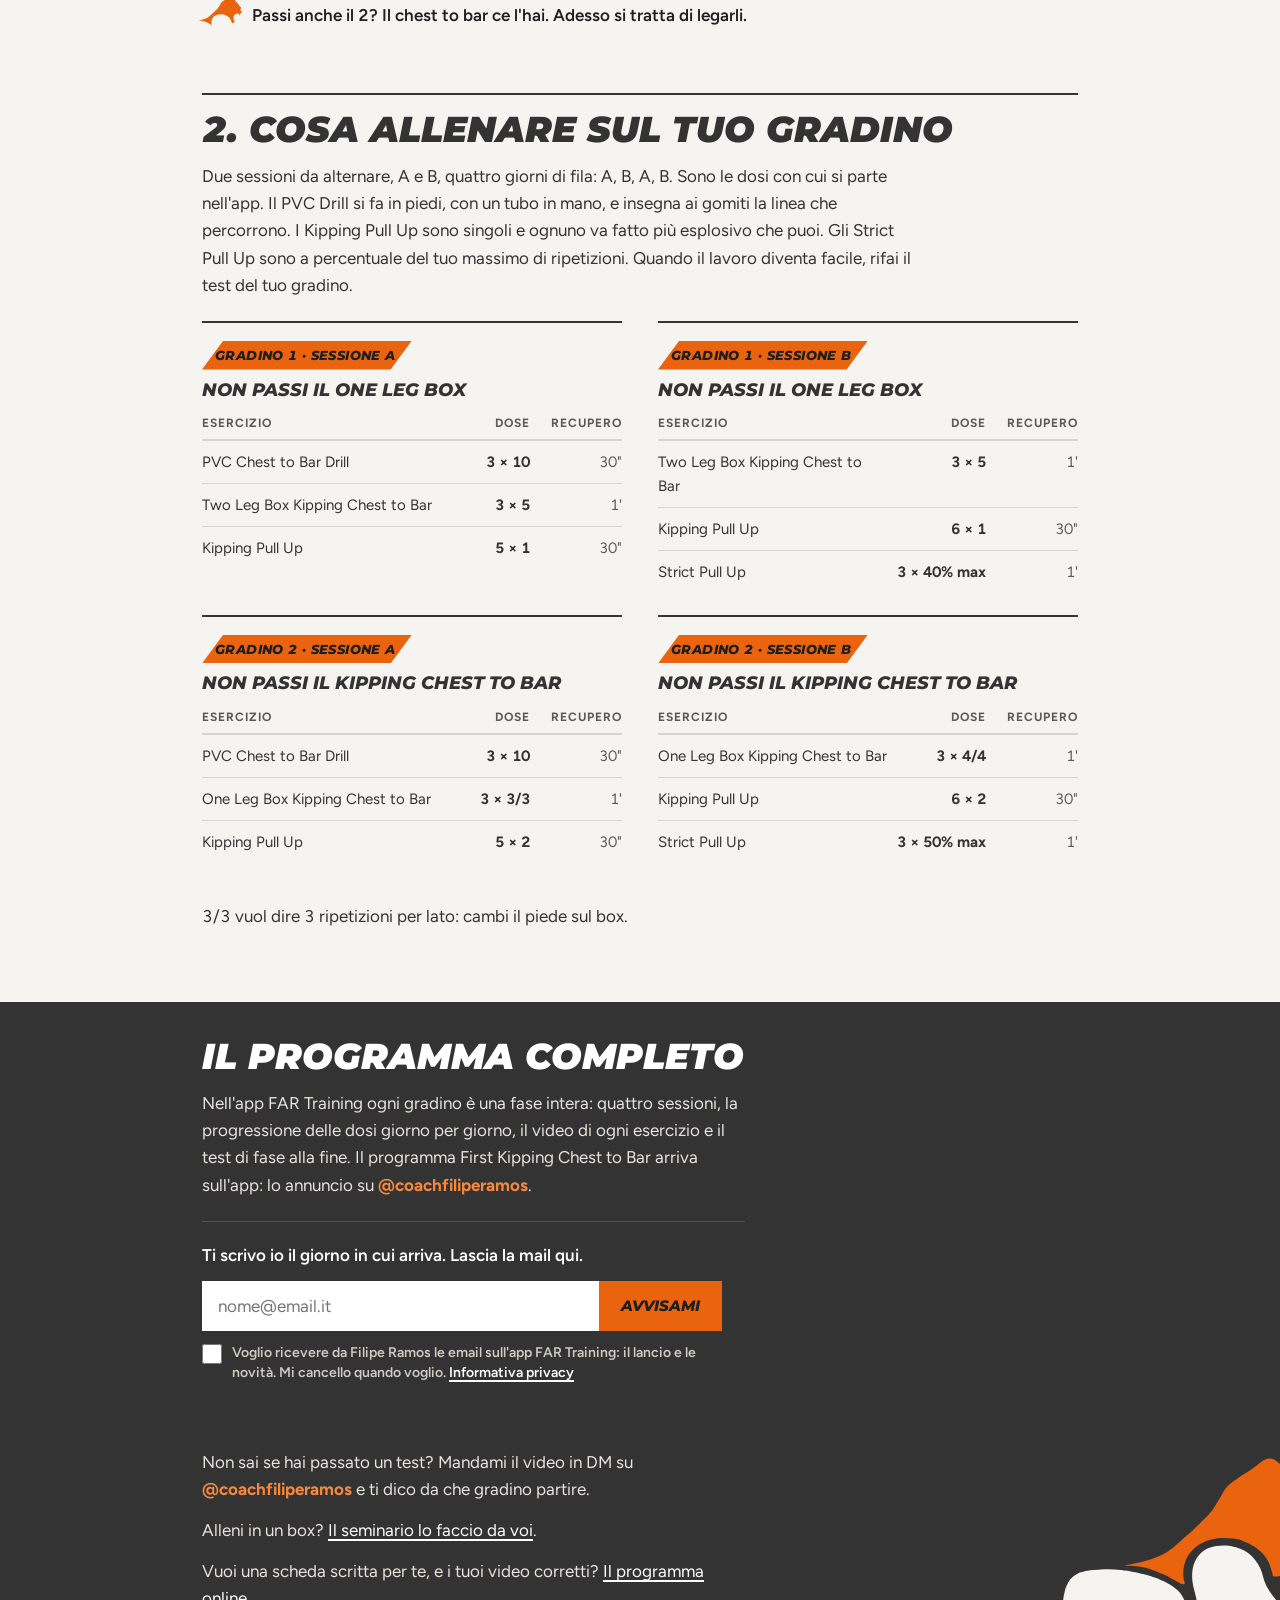
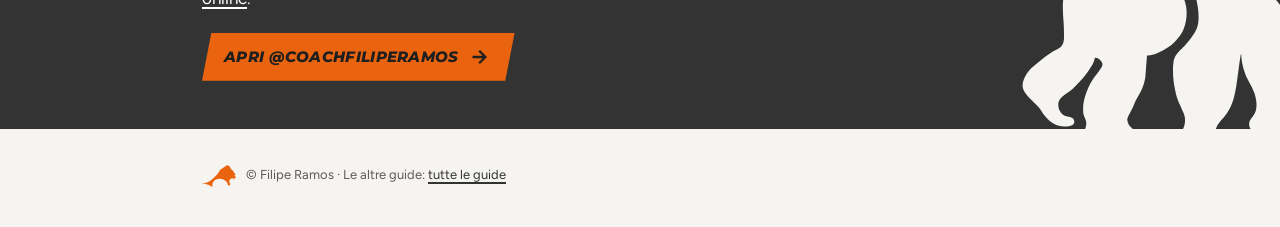
<file: kipping-chest-to-bar/index.html>
<!doctype html>
<html lang="it">
<head>
<meta charset="utf-8">
<meta name="viewport" content="width=device-width, initial-scale=1">
<title>Chest to Bar: da dove parti · Filipe Ramos</title>
<meta name="description" content="Tre test per trovare il tuo gradino nel Kipping Chest to Bar, e le due sessioni da alternare per salirlo. Guida gratuita di Filipe Ramos.">
<link rel="preconnect" href="https://fonts.googleapis.com">
<link rel="preconnect" href="https://fonts.gstatic.com" crossorigin>
<link href="https://fonts.googleapis.com/css2?family=Montserrat:ital,wght@1,800;1,900&family=Figtree:wght@400;600;700&display=swap" rel="stylesheet">
<link rel="stylesheet" href="../stile.css">
<link rel="icon" href="../marchio/testa.svg" type="image/svg+xml">
<script src="../via.js" defer></script>
<script src="../lista.js" defer></script>
</head>
<body>
<main class="guida">
<div class="testata"><a class="logo" href="https://filiperamos1709-byte.github.io/guide/"><img src="../marchio/logo.svg" alt="Filipe Ramos: tutte le guide" width="171" height="58"></a><p class="testa-pagina">FR 03 · Chest to Bar<br>Guida gratuita</p></div>
<span class="linguetta solo-web" style="--n:3" aria-hidden="true">03</span>

<header class="testa">
  <figure class="topo solo-web"><img src="img/kipping-chest-to-bar.jpg" alt="" width="480" height="600"><svg class="traccia" viewBox="0 0 480 600" preserveAspectRatio="xMidYMin slice" aria-hidden="true"><path d="M298 242 C291 233 262 211 251 188 C240 165 235 119 232 106" pathLength="1"/><circle cx="298" cy="242" r="13"/><circle cx="251" cy="188" r="13"/><circle cx="232" cy="106" r="13"/></svg></figure>
  <h1>Chest to Bar:<br><span>da dove parti</span></h1>
  <p class="sotto">Tre test per trovare il tuo gradino. Due sessioni da alternare per salirlo.</p>
  <p class="autore">Filipe Ramos · coach di ginnastica · @coachfiliperamos</p>
  <a class="bottone solo-web" href="../pdf/Filipe-Ramos_Kipping-Chest-to-Bar.pdf" download>Scarica il PDF</a>
</header>

<section>
  <p class="apertura">Il chest to bar chiede pochi centimetri in più del kipping pull up. Quei centimetri non arrivano dalle braccia: arrivano dal kip.</p>
  <p>Per questo si impara con un box sotto la sbarra. Prima con tutti e due i piedi sopra, così una parte del peso resta a terra e puoi ripetere il disegno finché non ti chiede più attenzione. Poi con un piede solo, e la gamba libera spinge il kip. Quando il box sparisce, il movimento è già imparato. Questa è la scala del programma First Kipping Chest to Bar dell'app FAR Training.</p>
</section>

<section>
  <h2>1. Il test: trova il tuo gradino</h2>
  <p>Fai i test in ordine, riposando quanto ti serve tra uno e l'altro. Ti fermi al primo che non passi: quello è il tuo gradino.</p>

  <ol class="scala">
    <li>
      <img src="img/kipping-pull-ups.jpg" alt="Strict Pull Up e Kipping Pull Up">
      <div><span class="n">0</span><h3>Strict + Kipping Pull Up</h3>
      <p><b>3 strict e 5 kipping di fila.</b> È il punto di partenza. Se non ci arrivi, parti dalla guida dello <a href="https://filiperamos1709-byte.github.io/guide/strict-pull-up/">Strict Pull Up</a>.</p></div>
    </li>
    <li>
      <img src="img/one-leg-box-kipping-chest-to-bar.jpg" alt="One Leg Box Kipping Chest to Bar">
      <div><span class="n">1</span><h3>One Leg Box Kipping Chest to Bar</h3>
      <p><b>5 serie da 1 per lato, 1' di recupero.</b> Un piede sul box: il kip e la tirata vanno insieme, il petto tocca la sbarra.</p></div>
    </li>
    <li>
      <img src="img/kipping-chest-to-bar.jpg" alt="Kipping Chest to Bar">
      <div><span class="n">2</span><h3>Kipping Chest to Bar</h3>
      <p><b>1 ripetizione.</b> Senza box, il petto tocca la sbarra.</p></div>
    </li>
  </ol>
  <p class="nota">Passi anche il 2? Il chest to bar ce l'hai. Adesso si tratta di legarli.</p>
</section>

<section class="pagina-nuova">
  <h2>2. Cosa allenare sul tuo gradino</h2>
  <p>Due sessioni da alternare, A e B, quattro giorni di fila: A, B, A, B. Sono le dosi con cui si parte nell'app. Il PVC Drill si fa in piedi, con un tubo in mano, e insegna ai gomiti la linea che percorrono. I Kipping Pull Up sono singoli e ognuno va fatto più esplosivo che puoi. Gli Strict Pull Up sono a percentuale del tuo massimo di ripetizioni. Quando il lavoro diventa facile, rifai il test del tuo gradino.</p>

  <div class="fasi">
    <div class="fase">
      <h3><span>Gradino 1 · Sessione A</span> Non passi il One Leg Box</h3>
      <table>
        <tr><th>Esercizio</th><th>Dose</th><th>Recupero</th></tr>
        <tr><td>PVC Chest to Bar Drill</td><td>3 × 10</td><td>30"</td></tr>
        <tr><td>Two Leg Box Kipping Chest to Bar</td><td>3 × 5</td><td>1'</td></tr>
        <tr><td>Kipping Pull Up</td><td>5 × 1</td><td>30"</td></tr>
      </table>
    </div>
    <div class="fase">
      <h3><span>Gradino 1 · Sessione B</span> Non passi il One Leg Box</h3>
      <table>
        <tr><th>Esercizio</th><th>Dose</th><th>Recupero</th></tr>
        <tr><td>Two Leg Box Kipping Chest to Bar</td><td>3 × 5</td><td>1'</td></tr>
        <tr><td>Kipping Pull Up</td><td>6 × 1</td><td>30"</td></tr>
        <tr><td>Strict Pull Up</td><td>3 × 40% max</td><td>1'</td></tr>
      </table>
    </div>
    <div class="fase">
      <h3><span>Gradino 2 · Sessione A</span> Non passi il Kipping Chest to Bar</h3>
      <table>
        <tr><th>Esercizio</th><th>Dose</th><th>Recupero</th></tr>
        <tr><td>PVC Chest to Bar Drill</td><td>3 × 10</td><td>30"</td></tr>
        <tr><td>One Leg Box Kipping Chest to Bar</td><td>3 × 3/3</td><td>1'</td></tr>
        <tr><td>Kipping Pull Up</td><td>5 × 2</td><td>30"</td></tr>
      </table>
    </div>
    <div class="fase">
      <h3><span>Gradino 2 · Sessione B</span> Non passi il Kipping Chest to Bar</h3>
      <table>
        <tr><th>Esercizio</th><th>Dose</th><th>Recupero</th></tr>
        <tr><td>One Leg Box Kipping Chest to Bar</td><td>3 × 4/4</td><td>1'</td></tr>
        <tr><td>Kipping Pull Up</td><td>6 × 2</td><td>30"</td></tr>
        <tr><td>Strict Pull Up</td><td>3 × 50% max</td><td>1'</td></tr>
      </table>
    </div>
  </div>
  <p class="nota">3/3 vuol dire 3 ripetizioni per lato: cambi il piede sul box.</p>
</section>

<section class="chiusura">
  <img class="gorilla" src="../marchio/gorilla-gesso.svg" alt="" width="300" height="297">
  <h2>Il programma completo</h2>
  <p>Nell'app FAR Training ogni gradino è una fase intera: quattro sessioni, la progressione delle dosi giorno per giorno, il video di ogni esercizio e il test di fase alla fine. Il programma First Kipping Chest to Bar arriva sull'app: lo annuncio su <b>@coachfiliperamos</b>.</p>
  <form class="lista solo-web" method="post">
    <label for="email-lista">Ti scrivo io il giorno in cui arriva. Lascia la mail qui.</label>
    <div class="riga"><input type="email" id="email-lista" name="email" required maxlength="254" autocomplete="email" placeholder="nome@email.it"><button type="submit">Avvisami</button></div>
    <label class="spunta"><input type="checkbox" name="consenso" value="si" required><span>Voglio ricevere da Filipe Ramos le email sull'app FAR Training: il lancio e le novità. Mi cancello quando voglio. <a href="../privacy/">Informativa privacy</a></span></label>
    <input class="trappola" type="text" name="sito" tabindex="-1" autocomplete="off" aria-hidden="true">
    <input type="hidden" name="pagina" value="">
    <p class="esito-lista" aria-live="polite"></p>
  </form>
  <p>Non sai se hai passato un test? Mandami il video in DM su <b>@coachfiliperamos</b> e ti dico da che gradino partire.</p>
  <p class="solo-web">Alleni in un box? <a href="https://filiperamos1709-byte.github.io/guide/seminario/">Il seminario lo faccio da voi</a>.</p>
  <p class="solo-web">Vuoi una scheda scritta per te, e i tuoi video corretti? <a href="https://filiperamos1709-byte.github.io/guide/programma-online/">Il programma online</a>.</p>
  <a class="bottone solo-web" href="https://www.instagram.com/coachfiliperamos/">Apri @coachfiliperamos</a>
</section>

<footer><img src="../marchio/testa.svg" alt="" width="34" height="22"><span>© Filipe Ramos · Le altre guide: <a href="../">tutte le guide</a></span></footer>
</main>
</body>
</html>
</file>
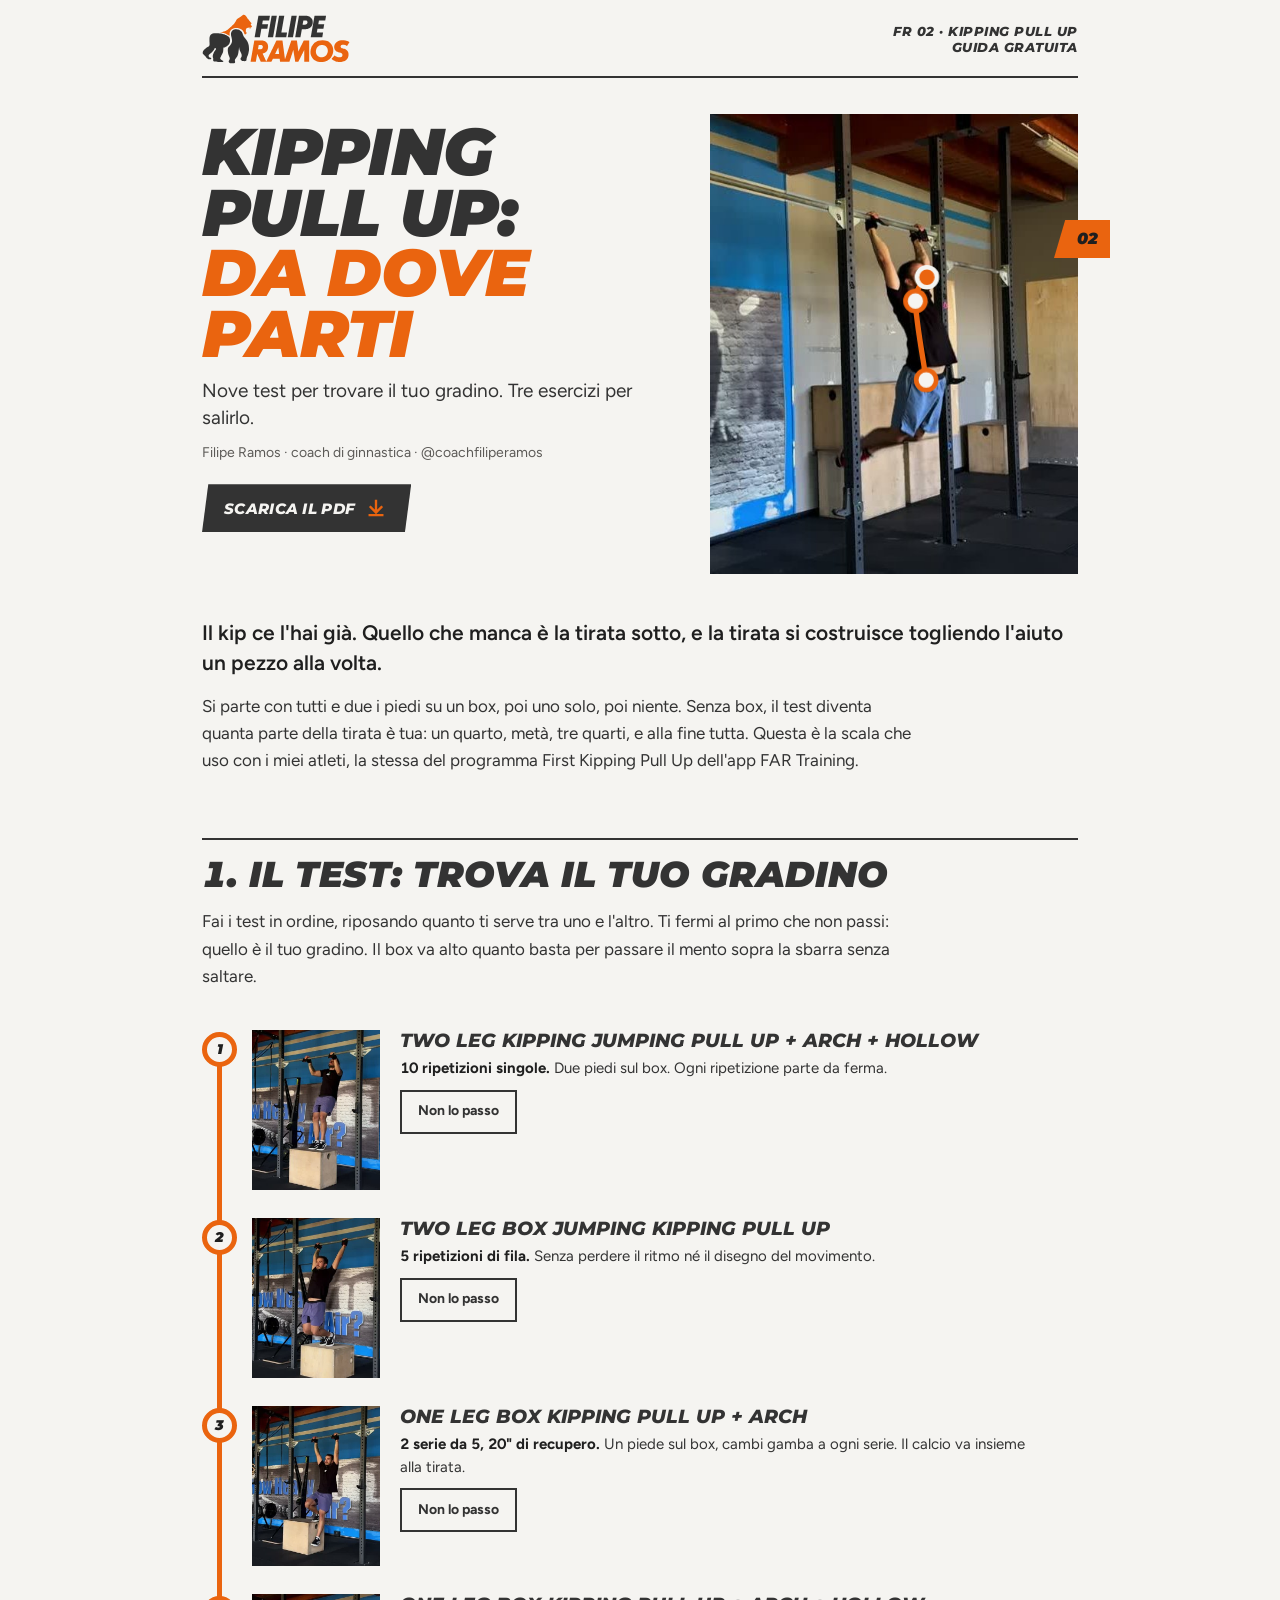
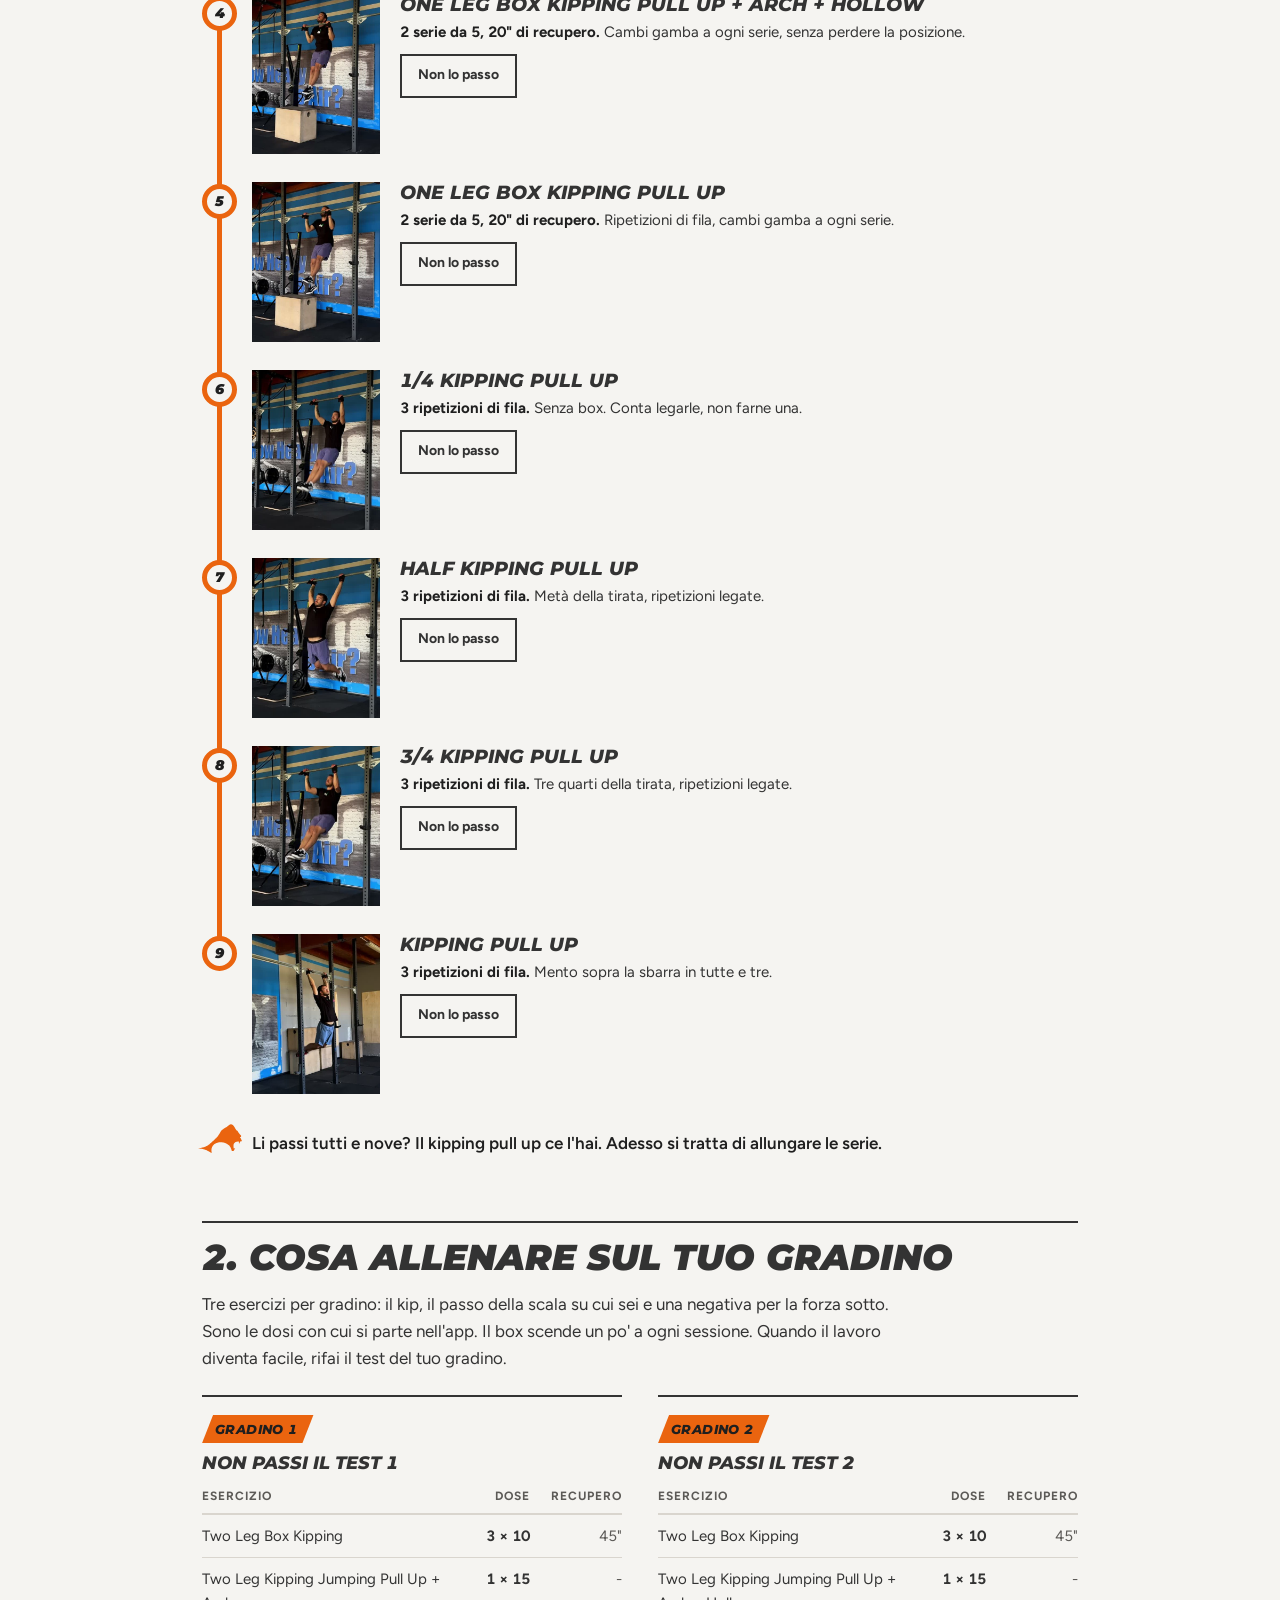
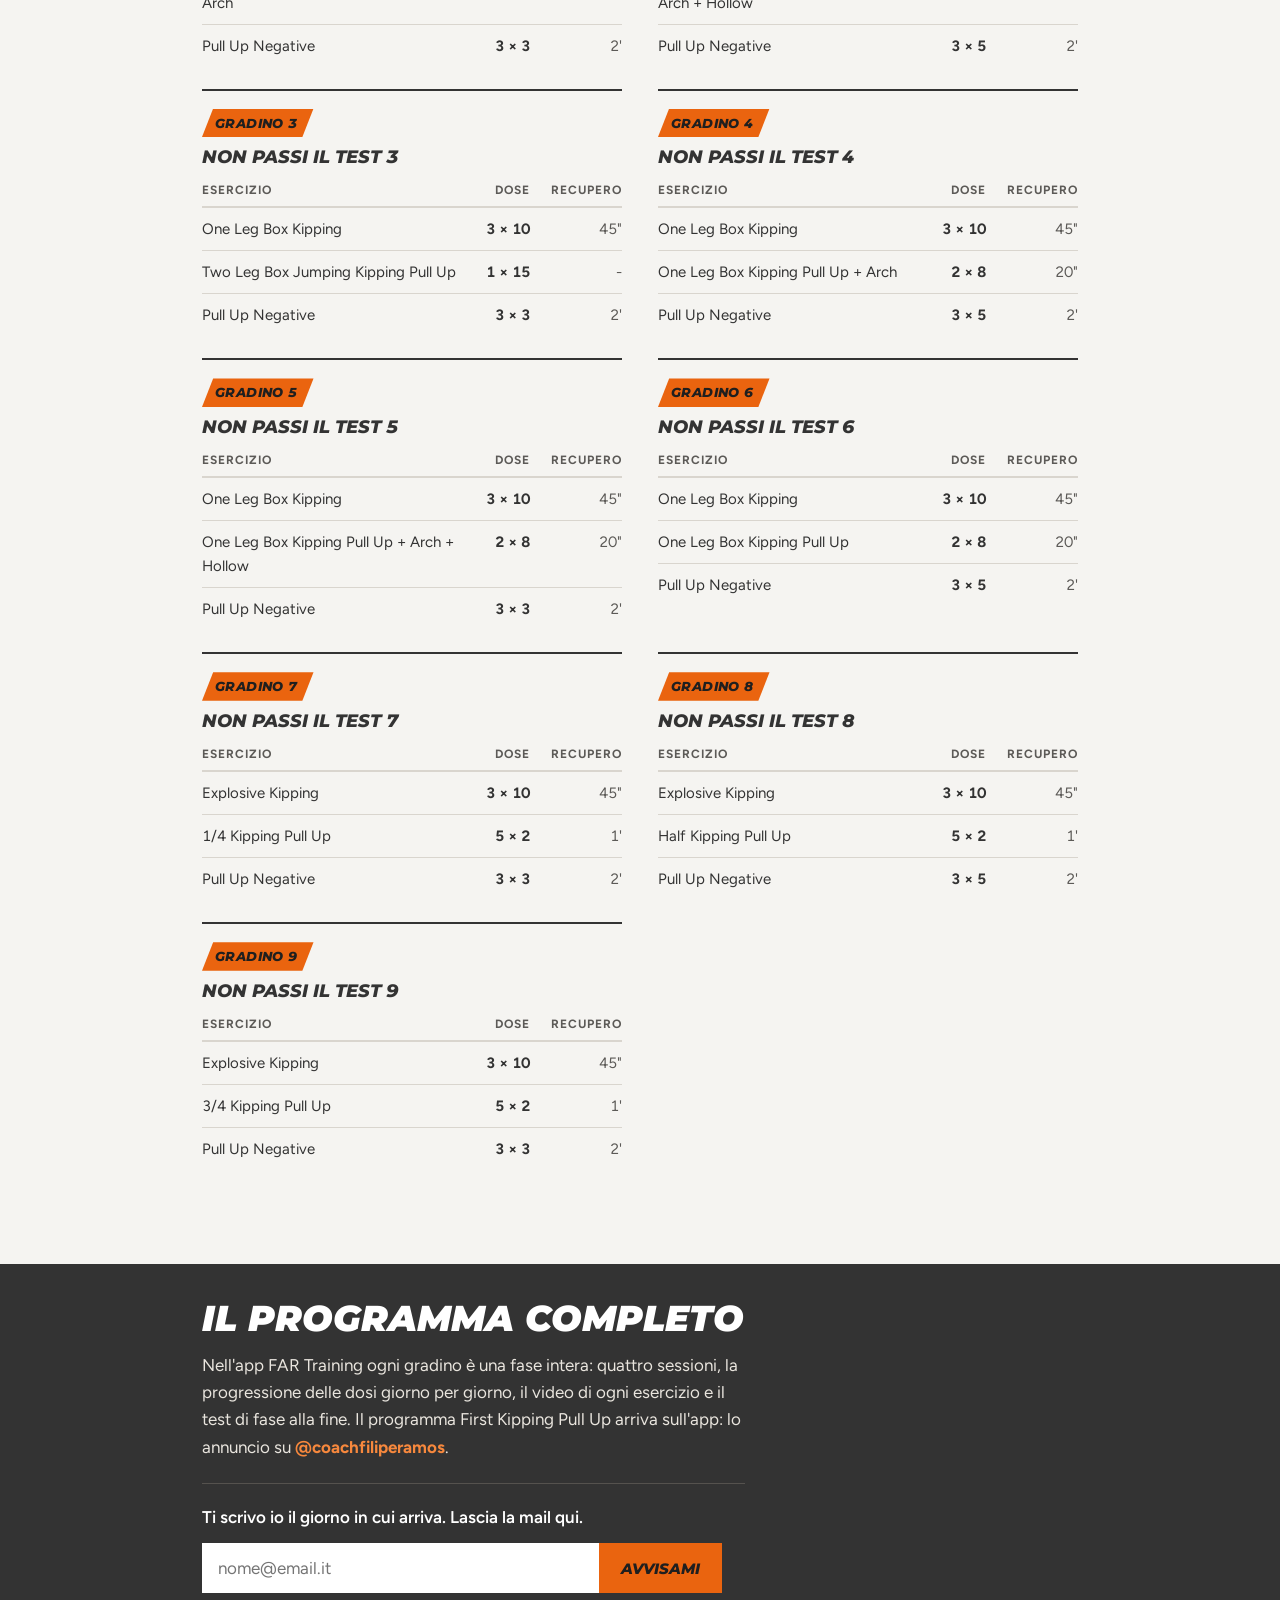
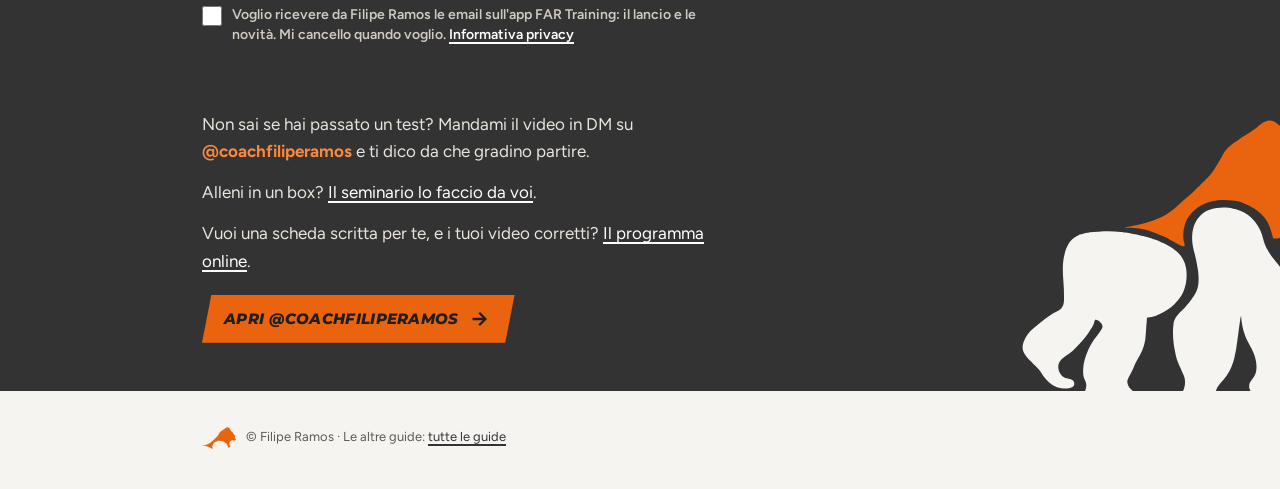
<file: kipping-pull-up/index.html>
<!doctype html>
<html lang="it">
<head>
<meta charset="utf-8">
<meta name="viewport" content="width=device-width, initial-scale=1">
<title>Kipping Pull Up: da dove parti · Filipe Ramos</title>
<meta name="description" content="Nove test per trovare il tuo gradino nel Kipping Pull Up, e i tre esercizi da cui ripartire. Guida gratuita di Filipe Ramos.">
<link rel="preconnect" href="https://fonts.googleapis.com">
<link rel="preconnect" href="https://fonts.gstatic.com" crossorigin>
<link href="https://fonts.googleapis.com/css2?family=Montserrat:ital,wght@1,800;1,900&family=Figtree:wght@400;600;700&display=swap" rel="stylesheet">
<link rel="stylesheet" href="../stile.css">
<link rel="icon" href="../marchio/testa.svg" type="image/svg+xml">
<script src="../via.js" defer></script>
<script src="../lista.js" defer></script>
</head>
<body>
<main class="guida">
<div class="testata"><a class="logo" href="https://filiperamos1709-byte.github.io/guide/"><img src="../marchio/logo.svg" alt="Filipe Ramos: tutte le guide" width="171" height="58"></a><p class="testa-pagina">FR 02 · Kipping Pull Up<br>Guida gratuita</p></div>
<span class="linguetta solo-web" style="--n:2" aria-hidden="true">02</span>

<header class="testa">
  <figure class="topo solo-web"><img src="img/kipping-pull-ups.jpg" alt="" width="480" height="600"><svg class="traccia" viewBox="0 0 480 600" preserveAspectRatio="xMidYMin slice" aria-hidden="true"><path d="M282 347 C280 330 268 267 268 244 C269 222 281 218 283 213" pathLength="1"/><circle cx="282" cy="347" r="13"/><circle cx="268" cy="244" r="13"/><circle cx="283" cy="213" r="13"/></svg></figure>
  <h1>Kipping Pull Up:<br><span>da dove parti</span></h1>
  <p class="sotto">Nove test per trovare il tuo gradino. Tre esercizi per salirlo.</p>
  <p class="autore">Filipe Ramos · coach di ginnastica · @coachfiliperamos</p>
  <a class="bottone solo-web" href="../pdf/Filipe-Ramos_Kipping-Pull-Up.pdf" download>Scarica il PDF</a>
</header>

<section>
  <p class="apertura">Il kip ce l'hai già. Quello che manca è la tirata sotto, e la tirata si costruisce togliendo l'aiuto un pezzo alla volta.</p>
  <p>Si parte con tutti e due i piedi su un box, poi uno solo, poi niente. Senza box, il test diventa quanta parte della tirata è tua: un quarto, metà, tre quarti, e alla fine tutta. Questa è la scala che uso con i miei atleti, la stessa del programma First Kipping Pull Up dell'app FAR Training.</p>
</section>

<section>
  <h2>1. Il test: trova il tuo gradino</h2>
  <p>Fai i test in ordine, riposando quanto ti serve tra uno e l'altro. Ti fermi al primo che non passi: quello è il tuo gradino. Il box va alto quanto basta per passare il mento sopra la sbarra senza saltare.</p>

  <ol class="scala tre">
    <li>
      <img src="img/two-leg-kipping-jumping-pull-up-arch-hollow.jpg" alt="Two Leg Kipping Jumping Pull Up + Arch + Hollow">
      <div><span class="n">1</span><h3>Two Leg Kipping Jumping Pull Up + Arch + Hollow</h3>
      <p><b>10 ripetizioni singole.</b> Due piedi sul box. Ogni ripetizione parte da ferma.</p></div>
    </li>
    <li>
      <img src="img/two-leg-box-jumping-kipping-pull-ups.jpg" alt="Two Leg Box Jumping Kipping Pull Up">
      <div><span class="n">2</span><h3>Two Leg Box Jumping Kipping Pull Up</h3>
      <p><b>5 ripetizioni di fila.</b> Senza perdere il ritmo né il disegno del movimento.</p></div>
    </li>
    <li>
      <img src="img/one-leg-box-kipping-pull-up-arch.jpg" alt="One Leg Box Kipping Pull Up + Arch">
      <div><span class="n">3</span><h3>One Leg Box Kipping Pull Up + Arch</h3>
      <p><b>2 serie da 5, 20" di recupero.</b> Un piede sul box, cambi gamba a ogni serie. Il calcio va insieme alla tirata.</p></div>
    </li>
    <li>
      <img src="img/one-leg-box-kipping-pull-up-arch-hollow.jpg" alt="One Leg Box Kipping Pull Up + Arch + Hollow">
      <div><span class="n">4</span><h3>One Leg Box Kipping Pull Up + Arch + Hollow</h3>
      <p><b>2 serie da 5, 20" di recupero.</b> Cambi gamba a ogni serie, senza perdere la posizione.</p></div>
    </li>
    <li>
      <img src="img/one-leg-box-kipping-pull-ups.jpg" alt="One Leg Box Kipping Pull Up">
      <div><span class="n">5</span><h3>One Leg Box Kipping Pull Up</h3>
      <p><b>2 serie da 5, 20" di recupero.</b> Ripetizioni di fila, cambi gamba a ogni serie.</p></div>
    </li>
    <li>
      <img src="img/quarter-kipping-pull-ups.jpg" alt="1/4 Kipping Pull Up">
      <div><span class="n">6</span><h3>1/4 Kipping Pull Up</h3>
      <p><b>3 ripetizioni di fila.</b> Senza box. Conta legarle, non farne una.</p></div>
    </li>
    <li>
      <img src="img/half-kipping-pull-ups.jpg" alt="Half Kipping Pull Up">
      <div><span class="n">7</span><h3>Half Kipping Pull Up</h3>
      <p><b>3 ripetizioni di fila.</b> Metà della tirata, ripetizioni legate.</p></div>
    </li>
    <li>
      <img src="img/three-quarter-kipping-pull-ups.jpg" alt="3/4 Kipping Pull Up">
      <div><span class="n">8</span><h3>3/4 Kipping Pull Up</h3>
      <p><b>3 ripetizioni di fila.</b> Tre quarti della tirata, ripetizioni legate.</p></div>
    </li>
    <li>
      <img src="img/kipping-pull-ups.jpg" alt="Kipping Pull Up">
      <div><span class="n">9</span><h3>Kipping Pull Up</h3>
      <p><b>3 ripetizioni di fila.</b> Mento sopra la sbarra in tutte e tre.</p></div>
    </li>
  </ol>
  <p class="nota">Li passi tutti e nove? Il kipping pull up ce l'hai. Adesso si tratta di allungare le serie.</p>
</section>

<section class="pagina-nuova">
  <h2>2. Cosa allenare sul tuo gradino</h2>
  <p>Tre esercizi per gradino: il kip, il passo della scala su cui sei e una negativa per la forza sotto. Sono le dosi con cui si parte nell'app. Il box scende un po' a ogni sessione. Quando il lavoro diventa facile, rifai il test del tuo gradino.</p>

  <div class="fasi tre">
    <div class="fase">
      <h3><span>Gradino 1</span> Non passi il test 1</h3>
      <table>
        <tr><th>Esercizio</th><th>Dose</th><th>Recupero</th></tr>
        <tr><td>Two Leg Box Kipping</td><td>3 × 10</td><td>45"</td></tr>
        <tr><td>Two Leg Kipping Jumping Pull Up + Arch</td><td>1 × 15</td><td>-</td></tr>
        <tr><td>Pull Up Negative</td><td>3 × 3</td><td>2'</td></tr>
      </table>
    </div>
    <div class="fase">
      <h3><span>Gradino 2</span> Non passi il test 2</h3>
      <table>
        <tr><th>Esercizio</th><th>Dose</th><th>Recupero</th></tr>
        <tr><td>Two Leg Box Kipping</td><td>3 × 10</td><td>45"</td></tr>
        <tr><td>Two Leg Kipping Jumping Pull Up + Arch + Hollow</td><td>1 × 15</td><td>-</td></tr>
        <tr><td>Pull Up Negative</td><td>3 × 5</td><td>2'</td></tr>
      </table>
    </div>
    <div class="fase">
      <h3><span>Gradino 3</span> Non passi il test 3</h3>
      <table>
        <tr><th>Esercizio</th><th>Dose</th><th>Recupero</th></tr>
        <tr><td>One Leg Box Kipping</td><td>3 × 10</td><td>45"</td></tr>
        <tr><td>Two Leg Box Jumping Kipping Pull Up</td><td>1 × 15</td><td>-</td></tr>
        <tr><td>Pull Up Negative</td><td>3 × 3</td><td>2'</td></tr>
      </table>
    </div>
    <div class="fase">
      <h3><span>Gradino 4</span> Non passi il test 4</h3>
      <table>
        <tr><th>Esercizio</th><th>Dose</th><th>Recupero</th></tr>
        <tr><td>One Leg Box Kipping</td><td>3 × 10</td><td>45"</td></tr>
        <tr><td>One Leg Box Kipping Pull Up + Arch</td><td>2 × 8</td><td>20"</td></tr>
        <tr><td>Pull Up Negative</td><td>3 × 5</td><td>2'</td></tr>
      </table>
    </div>
    <div class="fase">
      <h3><span>Gradino 5</span> Non passi il test 5</h3>
      <table>
        <tr><th>Esercizio</th><th>Dose</th><th>Recupero</th></tr>
        <tr><td>One Leg Box Kipping</td><td>3 × 10</td><td>45"</td></tr>
        <tr><td>One Leg Box Kipping Pull Up + Arch + Hollow</td><td>2 × 8</td><td>20"</td></tr>
        <tr><td>Pull Up Negative</td><td>3 × 3</td><td>2'</td></tr>
      </table>
    </div>
    <div class="fase">
      <h3><span>Gradino 6</span> Non passi il test 6</h3>
      <table>
        <tr><th>Esercizio</th><th>Dose</th><th>Recupero</th></tr>
        <tr><td>One Leg Box Kipping</td><td>3 × 10</td><td>45"</td></tr>
        <tr><td>One Leg Box Kipping Pull Up</td><td>2 × 8</td><td>20"</td></tr>
        <tr><td>Pull Up Negative</td><td>3 × 5</td><td>2'</td></tr>
      </table>
    </div>
    <div class="fase">
      <h3><span>Gradino 7</span> Non passi il test 7</h3>
      <table>
        <tr><th>Esercizio</th><th>Dose</th><th>Recupero</th></tr>
        <tr><td>Explosive Kipping</td><td>3 × 10</td><td>45"</td></tr>
        <tr><td>1/4 Kipping Pull Up</td><td>5 × 2</td><td>1'</td></tr>
        <tr><td>Pull Up Negative</td><td>3 × 3</td><td>2'</td></tr>
      </table>
    </div>
    <div class="fase">
      <h3><span>Gradino 8</span> Non passi il test 8</h3>
      <table>
        <tr><th>Esercizio</th><th>Dose</th><th>Recupero</th></tr>
        <tr><td>Explosive Kipping</td><td>3 × 10</td><td>45"</td></tr>
        <tr><td>Half Kipping Pull Up</td><td>5 × 2</td><td>1'</td></tr>
        <tr><td>Pull Up Negative</td><td>3 × 5</td><td>2'</td></tr>
      </table>
    </div>
    <div class="fase">
      <h3><span>Gradino 9</span> Non passi il test 9</h3>
      <table>
        <tr><th>Esercizio</th><th>Dose</th><th>Recupero</th></tr>
        <tr><td>Explosive Kipping</td><td>3 × 10</td><td>45"</td></tr>
        <tr><td>3/4 Kipping Pull Up</td><td>5 × 2</td><td>1'</td></tr>
        <tr><td>Pull Up Negative</td><td>3 × 3</td><td>2'</td></tr>
      </table>
    </div>
  </div>
</section>

<section class="chiusura">
  <img class="gorilla" src="../marchio/gorilla-gesso.svg" alt="" width="300" height="297">
  <h2>Il programma completo</h2>
  <p>Nell'app FAR Training ogni gradino è una fase intera: quattro sessioni, la progressione delle dosi giorno per giorno, il video di ogni esercizio e il test di fase alla fine. Il programma First Kipping Pull Up arriva sull'app: lo annuncio su <b>@coachfiliperamos</b>.</p>
  <form class="lista solo-web" method="post">
    <label for="email-lista">Ti scrivo io il giorno in cui arriva. Lascia la mail qui.</label>
    <div class="riga"><input type="email" id="email-lista" name="email" required maxlength="254" autocomplete="email" placeholder="nome@email.it"><button type="submit">Avvisami</button></div>
    <label class="spunta"><input type="checkbox" name="consenso" value="si" required><span>Voglio ricevere da Filipe Ramos le email sull'app FAR Training: il lancio e le novità. Mi cancello quando voglio. <a href="../privacy/">Informativa privacy</a></span></label>
    <input class="trappola" type="text" name="sito" tabindex="-1" autocomplete="off" aria-hidden="true">
    <input type="hidden" name="pagina" value="">
    <p class="esito-lista" aria-live="polite"></p>
  </form>
  <p>Non sai se hai passato un test? Mandami il video in DM su <b>@coachfiliperamos</b> e ti dico da che gradino partire.</p>
  <p class="solo-web">Alleni in un box? <a href="https://filiperamos1709-byte.github.io/guide/seminario/">Il seminario lo faccio da voi</a>.</p>
  <p class="solo-web">Vuoi una scheda scritta per te, e i tuoi video corretti? <a href="https://filiperamos1709-byte.github.io/guide/programma-online/">Il programma online</a>.</p>
  <a class="bottone solo-web" href="https://www.instagram.com/coachfiliperamos/">Apri @coachfiliperamos</a>
</section>

<footer><img src="../marchio/testa.svg" alt="" width="34" height="22"><span>© Filipe Ramos · Le altre guide: <a href="../">tutte le guide</a></span></footer>
</main>
</body>
</html>
</file>
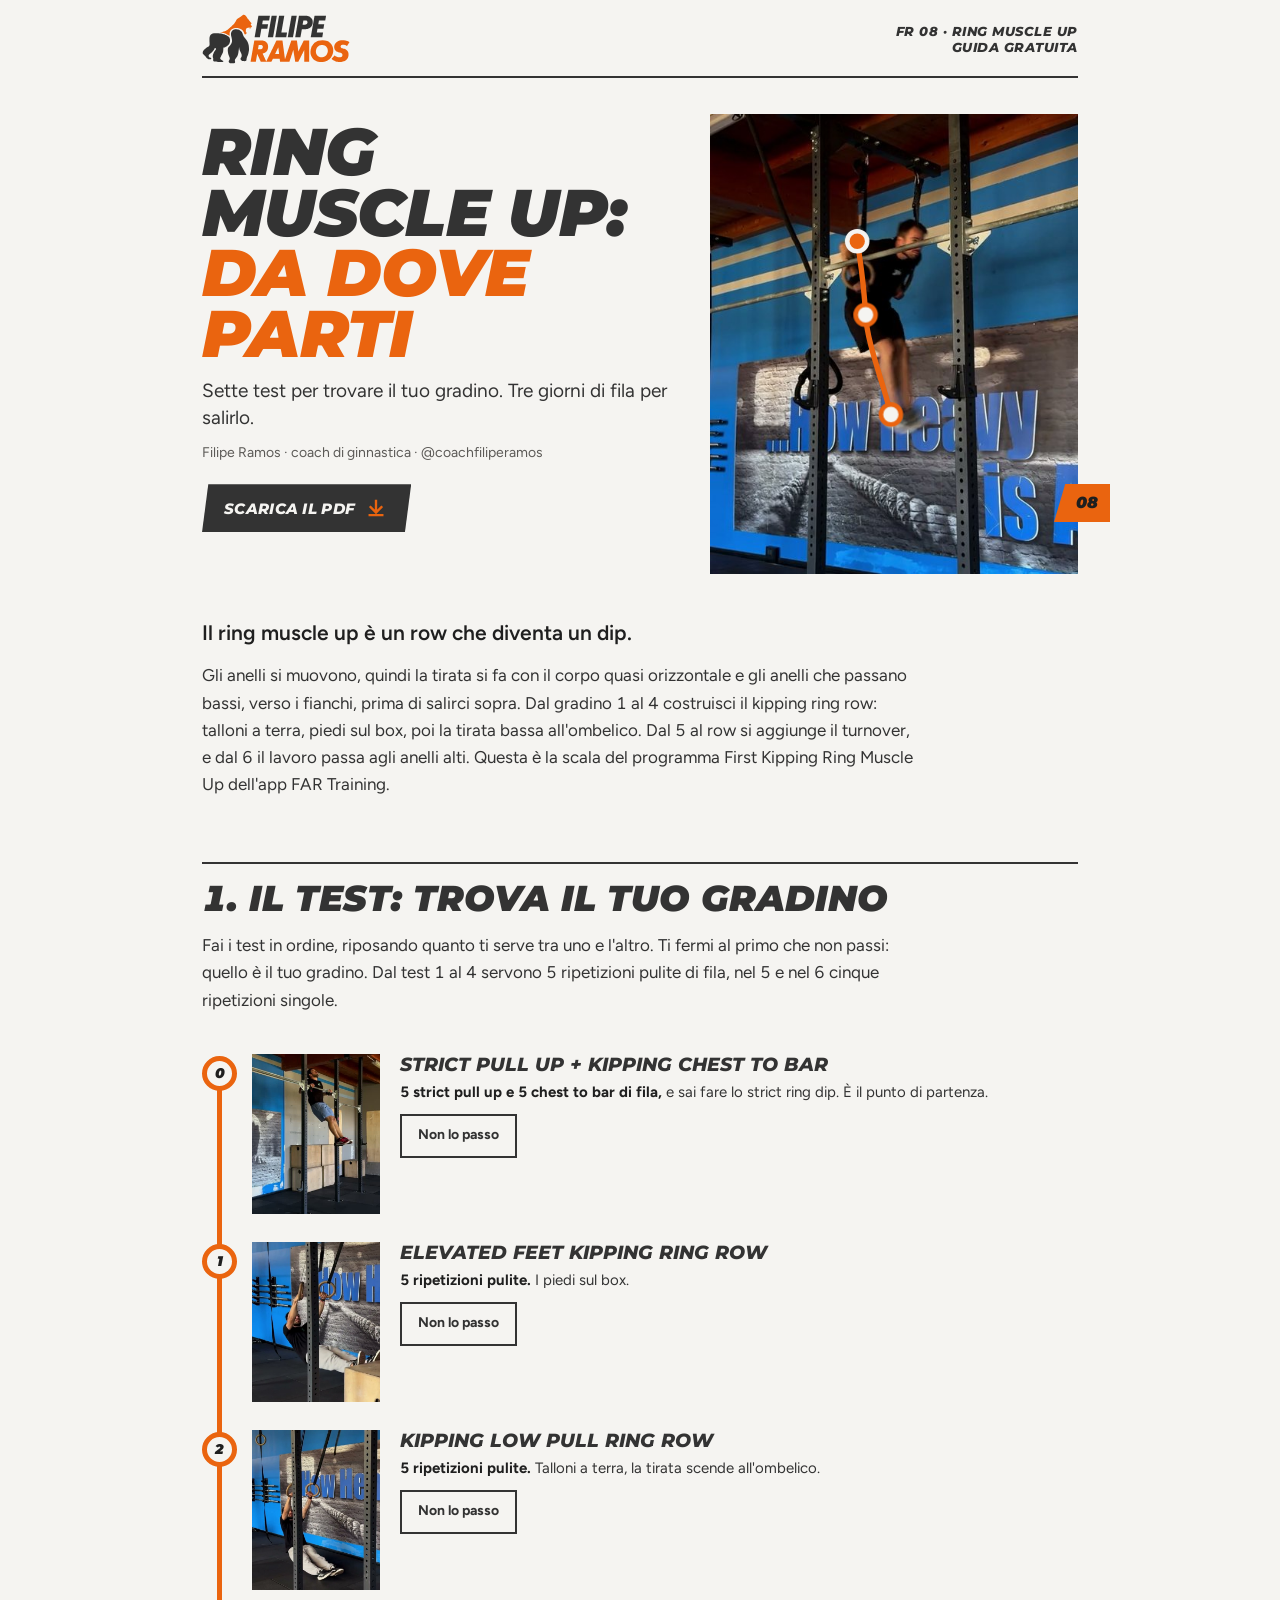
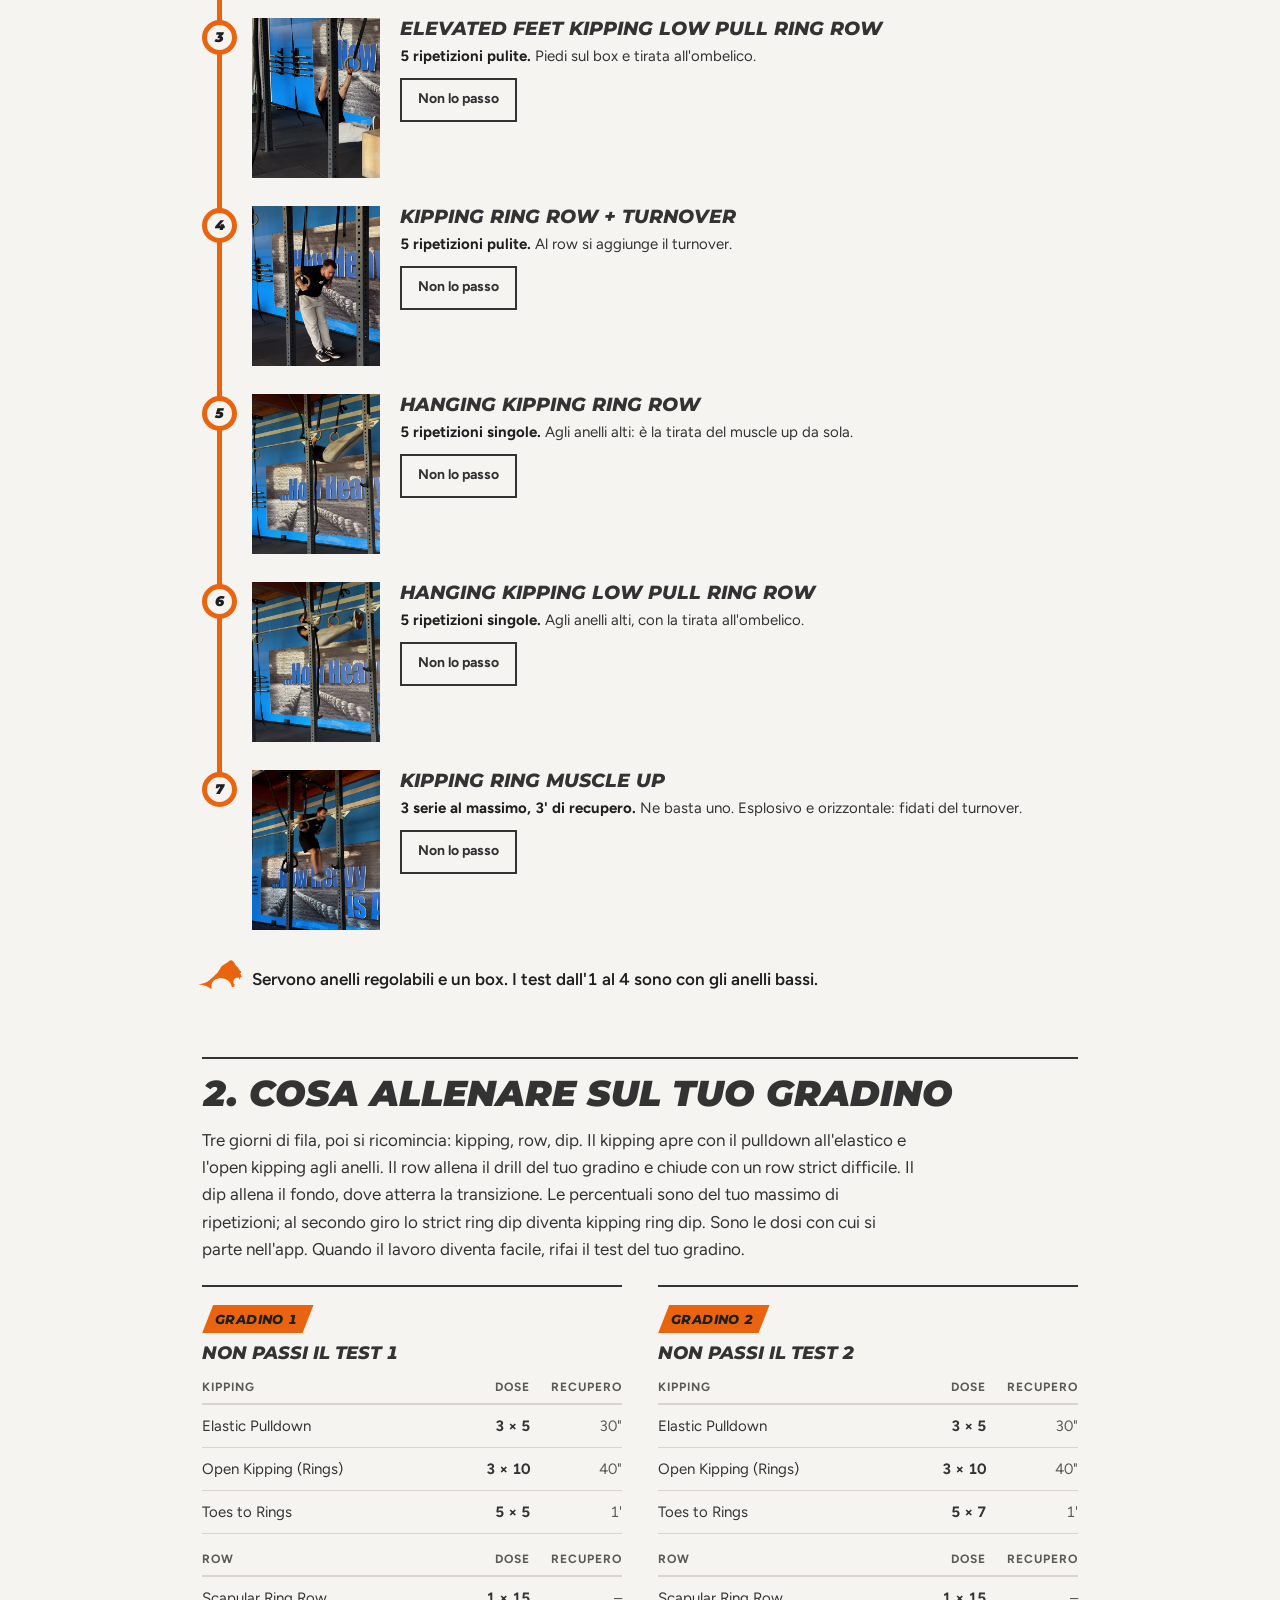
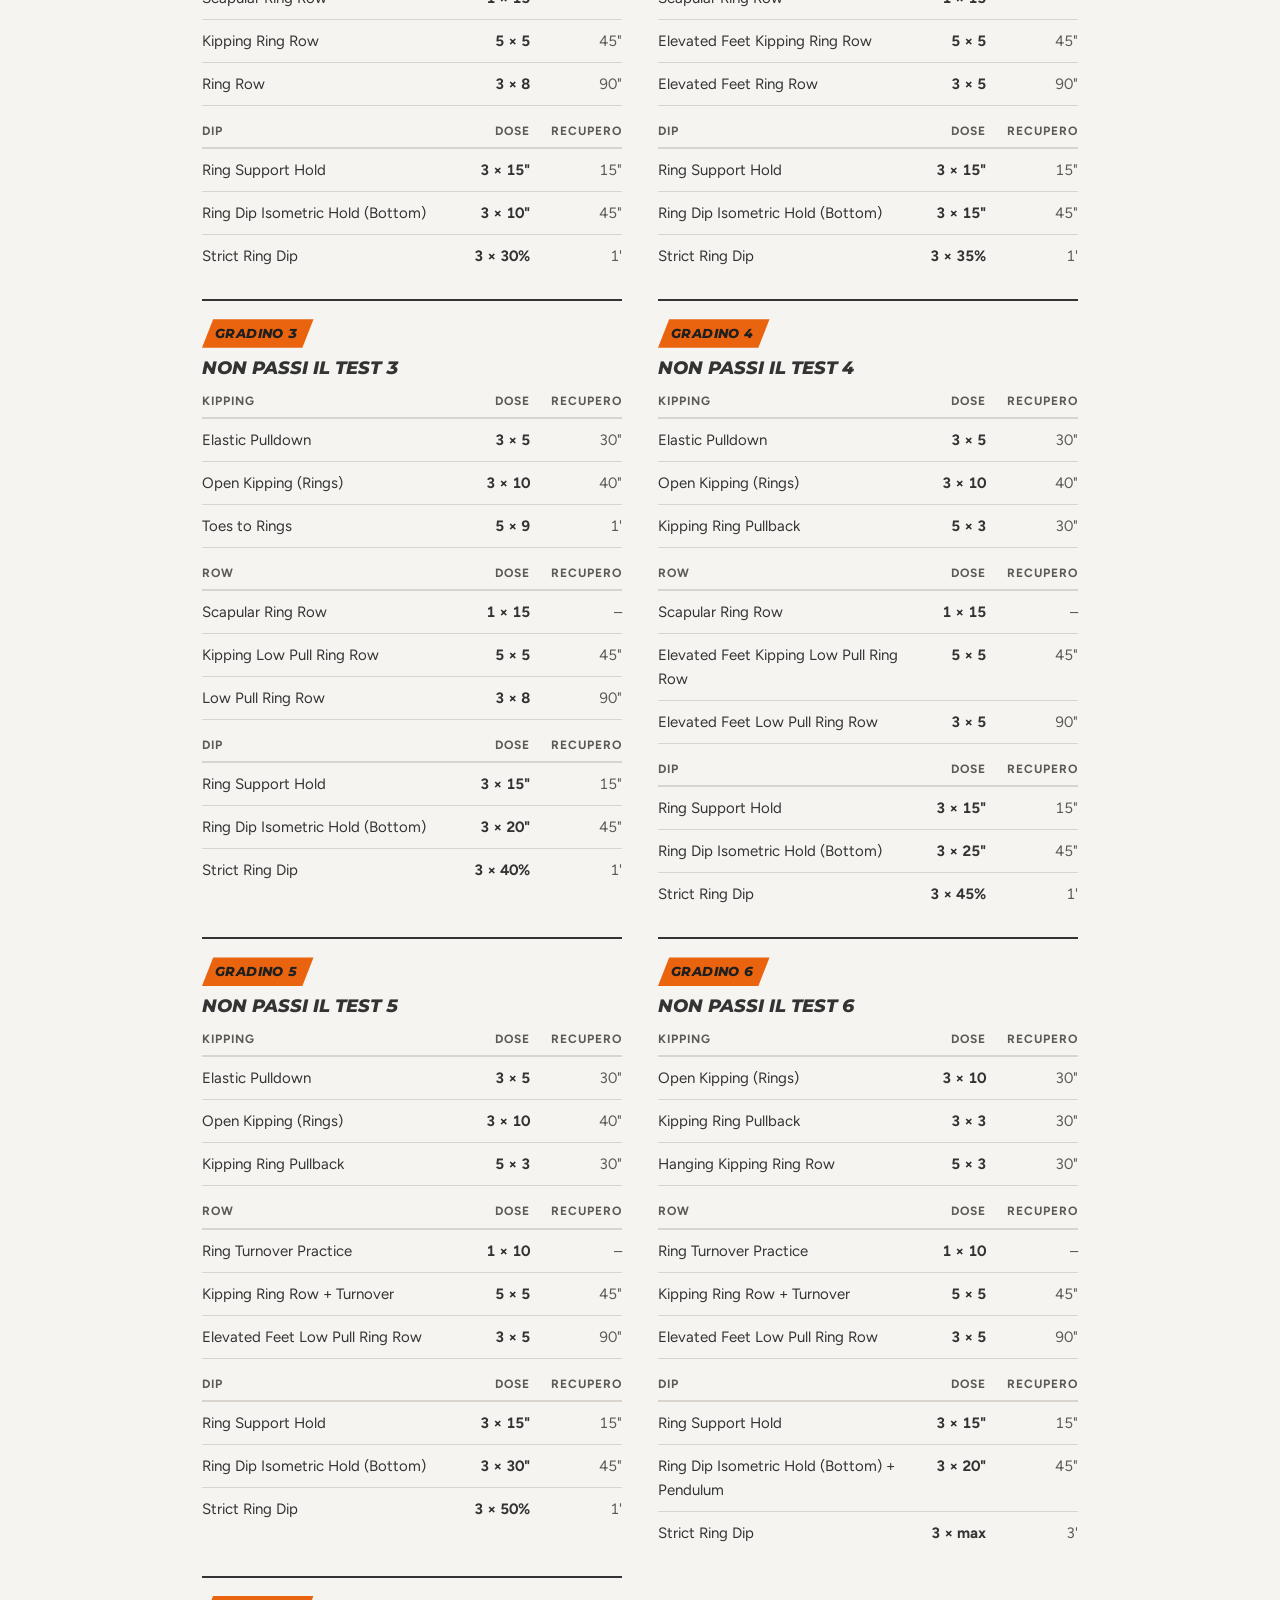
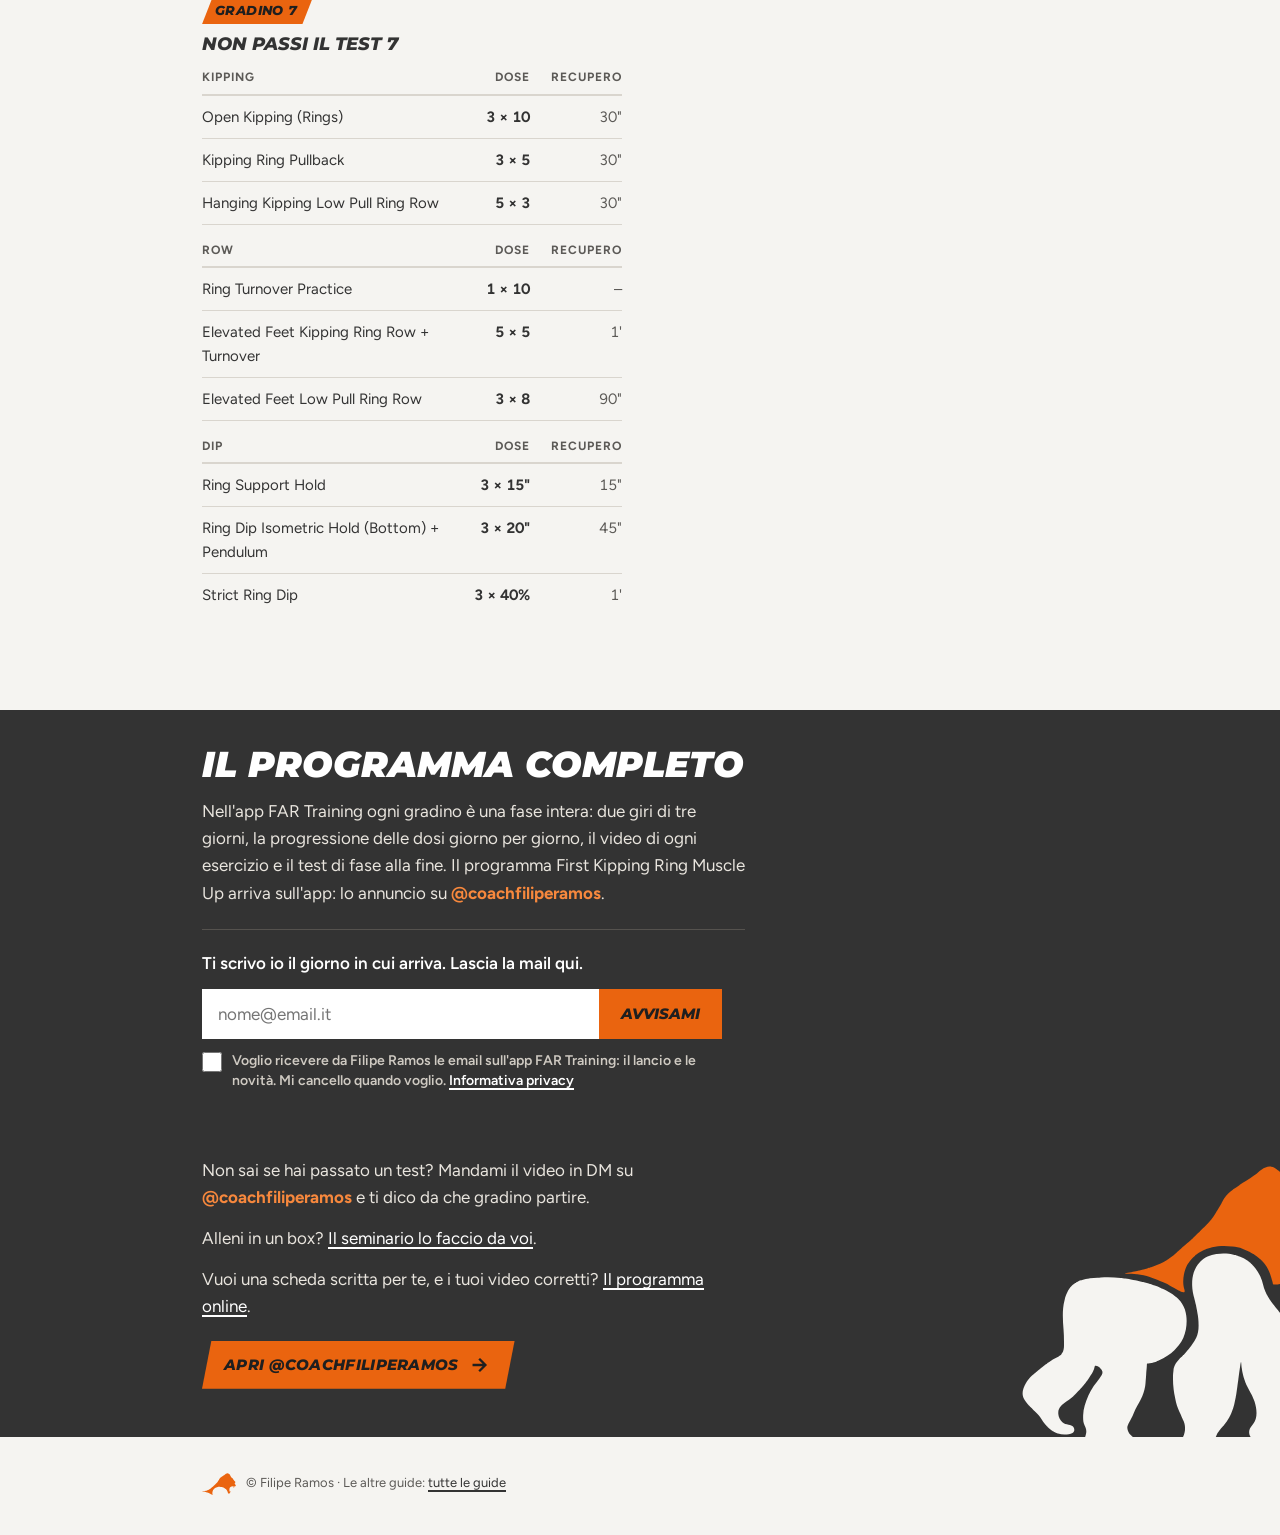
<file: kipping-ring-muscle-up/index.html>
<!doctype html>
<html lang="it">
<head>
<meta charset="utf-8">
<meta name="viewport" content="width=device-width, initial-scale=1">
<title>Ring Muscle Up: da dove parti · Filipe Ramos</title>
<meta name="description" content="Sette test per trovare il tuo gradino nel Kipping Ring Muscle Up, e gli esercizi da cui ripartire. Guida gratuita di Filipe Ramos.">
<link rel="preconnect" href="https://fonts.googleapis.com">
<link rel="preconnect" href="https://fonts.gstatic.com" crossorigin>
<link href="https://fonts.googleapis.com/css2?family=Montserrat:ital,wght@1,800;1,900&family=Figtree:wght@400;600;700&display=swap" rel="stylesheet">
<link rel="stylesheet" href="../stile.css">
<link rel="icon" href="../marchio/testa.svg" type="image/svg+xml">
<style>@media print { .fasi.tre.compatta { grid-template-columns: repeat(4, 1fr); gap: 0 10px; } }</style>
<script src="../via.js" defer></script>
<script src="../lista.js" defer></script>
</head>
<body>
<main class="guida">
<div class="testata"><a class="logo" href="https://filiperamos1709-byte.github.io/guide/"><img src="../marchio/logo.svg" alt="Filipe Ramos: tutte le guide" width="171" height="58"></a><p class="testa-pagina">FR 08 · Ring Muscle Up<br>Guida gratuita</p></div>
<span class="linguetta solo-web" style="--n:8" aria-hidden="true">08</span>

<header class="testa">
  <figure class="topo solo-web"><img src="img/kipping-ring-muscle-ups.jpg" alt="" width="480" height="600"><svg class="traccia" viewBox="0 0 480 600" preserveAspectRatio="xMidYMin slice" aria-hidden="true"><path d="M236 392 C226 350 205 300 203 262 C201 225 196 190 192 166" pathLength="1"/><circle cx="236" cy="392" r="13"/><circle cx="203" cy="262" r="13"/><circle cx="192" cy="166" r="13"/></svg></figure>
  <h1>Ring Muscle Up:<br><span>da dove parti</span></h1>
  <p class="sotto">Sette test per trovare il tuo gradino. Tre giorni di fila per salirlo.</p>
  <p class="autore">Filipe Ramos · coach di ginnastica · @coachfiliperamos</p>
  <a class="bottone solo-web" href="../pdf/Filipe-Ramos_Kipping-Ring-Muscle-Up.pdf" download>Scarica il PDF</a>
</header>

<section>
  <p class="apertura">Il ring muscle up è un row che diventa un dip.</p>
  <p>Gli anelli si muovono, quindi la tirata si fa con il corpo quasi orizzontale e gli anelli che passano bassi, verso i fianchi, prima di salirci sopra. Dal gradino 1 al 4 costruisci il kipping ring row: talloni a terra, piedi sul box, poi la tirata bassa all'ombelico. Dal 5 al row si aggiunge il turnover, e dal 6 il lavoro passa agli anelli alti. Questa è la scala del programma First Kipping Ring Muscle Up dell'app FAR Training.</p>
</section>

<section>
  <h2>1. Il test: trova il tuo gradino</h2>
  <p>Fai i test in ordine, riposando quanto ti serve tra uno e l'altro. Ti fermi al primo che non passi: quello è il tuo gradino. Dal test 1 al 4 servono 5 ripetizioni pulite di fila, nel 5 e nel 6 cinque ripetizioni singole.</p>

  <ol class="scala tre">
    <li>
      <img src="img/kipping-chest-to-bar.jpg" alt="Strict Pull Up e Kipping Chest to Bar">
      <div><span class="n">0</span><h3>Strict Pull Up + Kipping Chest to Bar</h3>
      <p><b>5 strict pull up e 5 chest to bar di fila,</b> e sai fare lo strict ring dip. È il punto di partenza.</p></div>
    </li>
    <li>
      <img src="img/elevated-feet-kipping-ring-row.jpg" alt="Elevated Feet Kipping Ring Row">
      <div><span class="n">1</span><h3>Elevated Feet Kipping Ring Row</h3>
      <p><b>5 ripetizioni pulite.</b> I piedi sul box.</p></div>
    </li>
    <li>
      <img src="img/kipping-low-pull-ring-row.jpg" alt="Kipping Low Pull Ring Row">
      <div><span class="n">2</span><h3>Kipping Low Pull Ring Row</h3>
      <p><b>5 ripetizioni pulite.</b> Talloni a terra, la tirata scende all'ombelico.</p></div>
    </li>
    <li>
      <img src="img/elevated-feet-kipping-low-pull-ring-row.jpg" alt="Elevated Feet Kipping Low Pull Ring Row">
      <div><span class="n">3</span><h3>Elevated Feet Kipping Low Pull Ring Row</h3>
      <p><b>5 ripetizioni pulite.</b> Piedi sul box e tirata all'ombelico.</p></div>
    </li>
    <li>
      <img src="img/kipping-ring-row-turnover.jpg" alt="Kipping Ring Row con turnover">
      <div><span class="n">4</span><h3>Kipping Ring Row + Turnover</h3>
      <p><b>5 ripetizioni pulite.</b> Al row si aggiunge il turnover.</p></div>
    </li>
    <li>
      <img src="img/hanging-kipping-ring-row.jpg" alt="Hanging Kipping Ring Row">
      <div><span class="n">5</span><h3>Hanging Kipping Ring Row</h3>
      <p><b>5 ripetizioni singole.</b> Agli anelli alti: è la tirata del muscle up da sola.</p></div>
    </li>
    <li>
      <img src="img/hanging-kipping-low-pull-ring-row.jpg" alt="Hanging Kipping Low Pull Ring Row">
      <div><span class="n">6</span><h3>Hanging Kipping Low Pull Ring Row</h3>
      <p><b>5 ripetizioni singole.</b> Agli anelli alti, con la tirata all'ombelico.</p></div>
    </li>
    <li>
      <img src="img/kipping-ring-muscle-ups.jpg" alt="Kipping Ring Muscle Up">
      <div><span class="n">7</span><h3>Kipping Ring Muscle Up</h3>
      <p><b>3 serie al massimo, 3' di recupero.</b> Ne basta uno. Esplosivo e orizzontale: fidati del turnover.</p></div>
    </li>
  </ol>
  <p class="nota">Servono anelli regolabili e un box. I test dall'1 al 4 sono con gli anelli bassi.</p>
</section>

<section class="pagina-nuova">
  <h2>2. Cosa allenare sul tuo gradino</h2>
  <p>Tre giorni di fila, poi si ricomincia: kipping, row, dip. Il kipping apre con il pulldown all'elastico e l'open kipping agli anelli. Il row allena il drill del tuo gradino e chiude con un row strict difficile. Il dip allena il fondo, dove atterra la transizione. Le percentuali sono del tuo massimo di ripetizioni; al secondo giro lo strict ring dip diventa kipping ring dip. Sono le dosi con cui si parte nell'app. Quando il lavoro diventa facile, rifai il test del tuo gradino.</p>

  <div class="fasi tre compatta">
    <div class="fase">
      <h3><span>Gradino 1</span> Non passi il test 1</h3>
      <table>
        <tr><th>Kipping</th><th>Dose</th><th>Recupero</th></tr>
        <tr><td>Elastic Pulldown</td><td>3 × 5</td><td>30"</td></tr>
        <tr><td>Open Kipping (Rings)</td><td>3 × 10</td><td>40"</td></tr>
        <tr><td>Toes to Rings</td><td>5 × 5</td><td>1'</td></tr>
        <tr class="giorno"><th>Row</th><th>Dose</th><th>Recupero</th></tr>
        <tr><td>Scapular Ring Row</td><td>1 × 15</td><td>–</td></tr>
        <tr><td>Kipping Ring Row</td><td>5 × 5</td><td>45"</td></tr>
        <tr><td>Ring Row</td><td>3 × 8</td><td>90"</td></tr>
        <tr class="giorno"><th>Dip</th><th>Dose</th><th>Recupero</th></tr>
        <tr><td>Ring Support Hold</td><td>3 × 15"</td><td>15"</td></tr>
        <tr><td>Ring Dip Isometric Hold (Bottom)</td><td>3 × 10"</td><td>45"</td></tr>
        <tr><td>Strict Ring Dip</td><td>3 × 30%</td><td>1'</td></tr>
      </table>
    </div>
    <div class="fase">
      <h3><span>Gradino 2</span> Non passi il test 2</h3>
      <table>
        <tr><th>Kipping</th><th>Dose</th><th>Recupero</th></tr>
        <tr><td>Elastic Pulldown</td><td>3 × 5</td><td>30"</td></tr>
        <tr><td>Open Kipping (Rings)</td><td>3 × 10</td><td>40"</td></tr>
        <tr><td>Toes to Rings</td><td>5 × 7</td><td>1'</td></tr>
        <tr class="giorno"><th>Row</th><th>Dose</th><th>Recupero</th></tr>
        <tr><td>Scapular Ring Row</td><td>1 × 15</td><td>–</td></tr>
        <tr><td>Elevated Feet Kipping Ring Row</td><td>5 × 5</td><td>45"</td></tr>
        <tr><td>Elevated Feet Ring Row</td><td>3 × 5</td><td>90"</td></tr>
        <tr class="giorno"><th>Dip</th><th>Dose</th><th>Recupero</th></tr>
        <tr><td>Ring Support Hold</td><td>3 × 15"</td><td>15"</td></tr>
        <tr><td>Ring Dip Isometric Hold (Bottom)</td><td>3 × 15"</td><td>45"</td></tr>
        <tr><td>Strict Ring Dip</td><td>3 × 35%</td><td>1'</td></tr>
      </table>
    </div>
    <div class="fase">
      <h3><span>Gradino 3</span> Non passi il test 3</h3>
      <table>
        <tr><th>Kipping</th><th>Dose</th><th>Recupero</th></tr>
        <tr><td>Elastic Pulldown</td><td>3 × 5</td><td>30"</td></tr>
        <tr><td>Open Kipping (Rings)</td><td>3 × 10</td><td>40"</td></tr>
        <tr><td>Toes to Rings</td><td>5 × 9</td><td>1'</td></tr>
        <tr class="giorno"><th>Row</th><th>Dose</th><th>Recupero</th></tr>
        <tr><td>Scapular Ring Row</td><td>1 × 15</td><td>–</td></tr>
        <tr><td>Kipping Low Pull Ring Row</td><td>5 × 5</td><td>45"</td></tr>
        <tr><td>Low Pull Ring Row</td><td>3 × 8</td><td>90"</td></tr>
        <tr class="giorno"><th>Dip</th><th>Dose</th><th>Recupero</th></tr>
        <tr><td>Ring Support Hold</td><td>3 × 15"</td><td>15"</td></tr>
        <tr><td>Ring Dip Isometric Hold (Bottom)</td><td>3 × 20"</td><td>45"</td></tr>
        <tr><td>Strict Ring Dip</td><td>3 × 40%</td><td>1'</td></tr>
      </table>
    </div>
    <div class="fase">
      <h3><span>Gradino 4</span> Non passi il test 4</h3>
      <table>
        <tr><th>Kipping</th><th>Dose</th><th>Recupero</th></tr>
        <tr><td>Elastic Pulldown</td><td>3 × 5</td><td>30"</td></tr>
        <tr><td>Open Kipping (Rings)</td><td>3 × 10</td><td>40"</td></tr>
        <tr><td>Kipping Ring Pullback</td><td>5 × 3</td><td>30"</td></tr>
        <tr class="giorno"><th>Row</th><th>Dose</th><th>Recupero</th></tr>
        <tr><td>Scapular Ring Row</td><td>1 × 15</td><td>–</td></tr>
        <tr><td>Elevated Feet Kipping Low Pull Ring Row</td><td>5 × 5</td><td>45"</td></tr>
        <tr><td>Elevated Feet Low Pull Ring Row</td><td>3 × 5</td><td>90"</td></tr>
        <tr class="giorno"><th>Dip</th><th>Dose</th><th>Recupero</th></tr>
        <tr><td>Ring Support Hold</td><td>3 × 15"</td><td>15"</td></tr>
        <tr><td>Ring Dip Isometric Hold (Bottom)</td><td>3 × 25"</td><td>45"</td></tr>
        <tr><td>Strict Ring Dip</td><td>3 × 45%</td><td>1'</td></tr>
      </table>
    </div>
    <div class="fase">
      <h3><span>Gradino 5</span> Non passi il test 5</h3>
      <table>
        <tr><th>Kipping</th><th>Dose</th><th>Recupero</th></tr>
        <tr><td>Elastic Pulldown</td><td>3 × 5</td><td>30"</td></tr>
        <tr><td>Open Kipping (Rings)</td><td>3 × 10</td><td>40"</td></tr>
        <tr><td>Kipping Ring Pullback</td><td>5 × 3</td><td>30"</td></tr>
        <tr class="giorno"><th>Row</th><th>Dose</th><th>Recupero</th></tr>
        <tr><td>Ring Turnover Practice</td><td>1 × 10</td><td>–</td></tr>
        <tr><td>Kipping Ring Row + Turnover</td><td>5 × 5</td><td>45"</td></tr>
        <tr><td>Elevated Feet Low Pull Ring Row</td><td>3 × 5</td><td>90"</td></tr>
        <tr class="giorno"><th>Dip</th><th>Dose</th><th>Recupero</th></tr>
        <tr><td>Ring Support Hold</td><td>3 × 15"</td><td>15"</td></tr>
        <tr><td>Ring Dip Isometric Hold (Bottom)</td><td>3 × 30"</td><td>45"</td></tr>
        <tr><td>Strict Ring Dip</td><td>3 × 50%</td><td>1'</td></tr>
      </table>
    </div>
    <div class="fase">
      <h3><span>Gradino 6</span> Non passi il test 6</h3>
      <table>
        <tr><th>Kipping</th><th>Dose</th><th>Recupero</th></tr>
        <tr><td>Open Kipping (Rings)</td><td>3 × 10</td><td>30"</td></tr>
        <tr><td>Kipping Ring Pullback</td><td>3 × 3</td><td>30"</td></tr>
        <tr><td>Hanging Kipping Ring Row</td><td>5 × 3</td><td>30"</td></tr>
        <tr class="giorno"><th>Row</th><th>Dose</th><th>Recupero</th></tr>
        <tr><td>Ring Turnover Practice</td><td>1 × 10</td><td>–</td></tr>
        <tr><td>Kipping Ring Row + Turnover</td><td>5 × 5</td><td>45"</td></tr>
        <tr><td>Elevated Feet Low Pull Ring Row</td><td>3 × 5</td><td>90"</td></tr>
        <tr class="giorno"><th>Dip</th><th>Dose</th><th>Recupero</th></tr>
        <tr><td>Ring Support Hold</td><td>3 × 15"</td><td>15"</td></tr>
        <tr><td>Ring Dip Isometric Hold (Bottom) + Pendulum</td><td>3 × 20"</td><td>45"</td></tr>
        <tr><td>Strict Ring Dip</td><td>3 × max</td><td>3'</td></tr>
      </table>
    </div>
    <div class="fase">
      <h3><span>Gradino 7</span> Non passi il test 7</h3>
      <table>
        <tr><th>Kipping</th><th>Dose</th><th>Recupero</th></tr>
        <tr><td>Open Kipping (Rings)</td><td>3 × 10</td><td>30"</td></tr>
        <tr><td>Kipping Ring Pullback</td><td>3 × 5</td><td>30"</td></tr>
        <tr><td>Hanging Kipping Low Pull Ring Row</td><td>5 × 3</td><td>30"</td></tr>
        <tr class="giorno"><th>Row</th><th>Dose</th><th>Recupero</th></tr>
        <tr><td>Ring Turnover Practice</td><td>1 × 10</td><td>–</td></tr>
        <tr><td>Elevated Feet Kipping Ring Row + Turnover</td><td>5 × 5</td><td>1'</td></tr>
        <tr><td>Elevated Feet Low Pull Ring Row</td><td>3 × 8</td><td>90"</td></tr>
        <tr class="giorno"><th>Dip</th><th>Dose</th><th>Recupero</th></tr>
        <tr><td>Ring Support Hold</td><td>3 × 15"</td><td>15"</td></tr>
        <tr><td>Ring Dip Isometric Hold (Bottom) + Pendulum</td><td>3 × 20"</td><td>45"</td></tr>
        <tr><td>Strict Ring Dip</td><td>3 × 40%</td><td>1'</td></tr>
      </table>
    </div>
  </div>
</section>

<section class="chiusura">
  <img class="gorilla" src="../marchio/gorilla-gesso.svg" alt="" width="300" height="297">
  <h2>Il programma completo</h2>
  <p>Nell'app FAR Training ogni gradino è una fase intera: due giri di tre giorni, la progressione delle dosi giorno per giorno, il video di ogni esercizio e il test di fase alla fine. Il programma First Kipping Ring Muscle Up arriva sull'app: lo annuncio su <b>@coachfiliperamos</b>.</p>
  <form class="lista solo-web" method="post">
    <label for="email-lista">Ti scrivo io il giorno in cui arriva. Lascia la mail qui.</label>
    <div class="riga"><input type="email" id="email-lista" name="email" required maxlength="254" autocomplete="email" placeholder="nome@email.it"><button type="submit">Avvisami</button></div>
    <label class="spunta"><input type="checkbox" name="consenso" value="si" required><span>Voglio ricevere da Filipe Ramos le email sull'app FAR Training: il lancio e le novità. Mi cancello quando voglio. <a href="../privacy/">Informativa privacy</a></span></label>
    <input class="trappola" type="text" name="sito" tabindex="-1" autocomplete="off" aria-hidden="true">
    <input type="hidden" name="pagina" value="">
    <p class="esito-lista" aria-live="polite"></p>
  </form>
  <p>Non sai se hai passato un test? Mandami il video in DM su <b>@coachfiliperamos</b> e ti dico da che gradino partire.</p>
  <p class="solo-web">Alleni in un box? <a href="https://filiperamos1709-byte.github.io/guide/seminario/">Il seminario lo faccio da voi</a>.</p>
  <p class="solo-web">Vuoi una scheda scritta per te, e i tuoi video corretti? <a href="https://filiperamos1709-byte.github.io/guide/programma-online/">Il programma online</a>.</p>
  <a class="bottone solo-web" href="https://www.instagram.com/coachfiliperamos/">Apri @coachfiliperamos</a>
</section>

<footer><img src="../marchio/testa.svg" alt="" width="34" height="22"><span>© Filipe Ramos · Le altre guide: <a href="../">tutte le guide</a></span></footer>
</main>
</body>
</html>
</file>
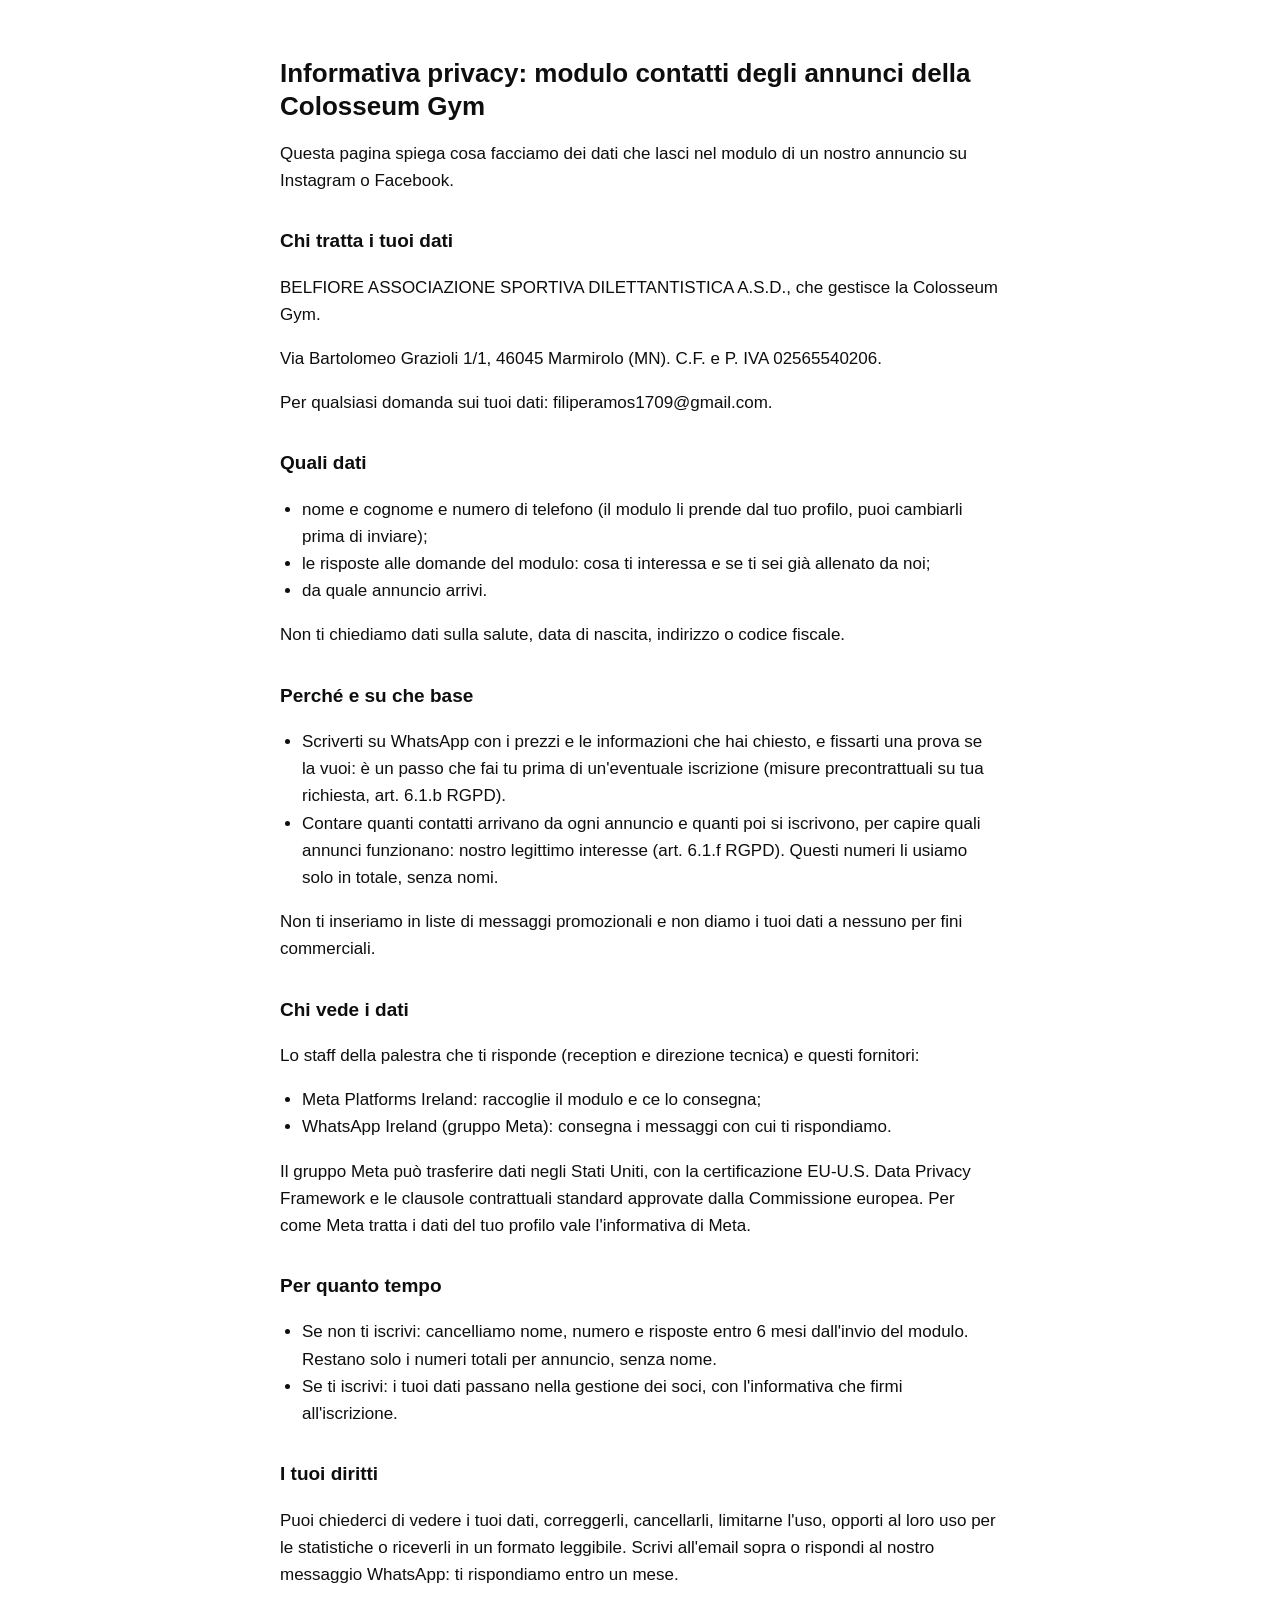
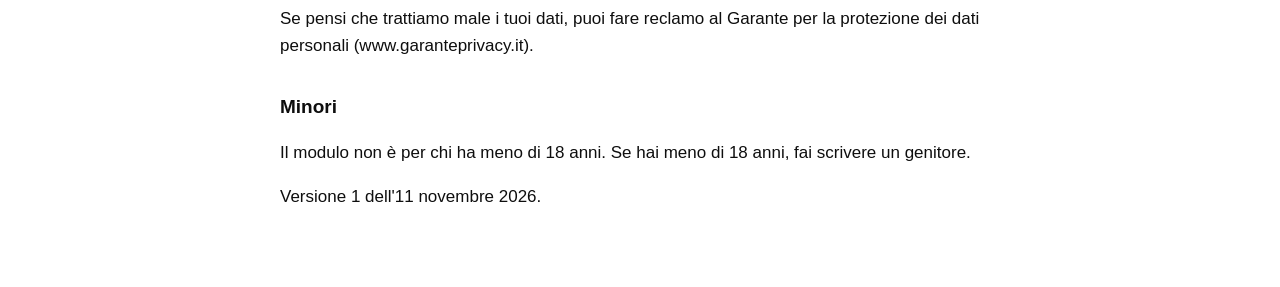
<file: privacy-colosseum/index.html>
<!doctype html><html lang="it"><head><meta charset="utf-8"><meta name="viewport" content="width=device-width,initial-scale=1">
<title>Privacy · Colosseum Gym</title><meta name="robots" content="noindex">
<style>body{margin:0;background:#fff;color:#0E0E0E;font:17px/1.6 -apple-system,Segoe UI,Roboto,Arial,sans-serif}
main{max-width:720px;margin:0 auto;padding:40px 16px 60px}h1{font-size:26px;line-height:1.25}h2{font-size:19px;margin-top:32px}ul{padding-left:22px}</style>
</head><body><main>
<h1>Informativa privacy: modulo contatti degli annunci della Colosseum Gym</h1>
<p>Questa pagina spiega cosa facciamo dei dati che lasci nel modulo di un nostro annuncio su Instagram o Facebook.</p>
<h2>Chi tratta i tuoi dati</h2>
<p>BELFIORE ASSOCIAZIONE SPORTIVA DILETTANTISTICA A.S.D., che gestisce la Colosseum Gym.</p>
<p>Via Bartolomeo Grazioli 1/1, 46045 Marmirolo (MN). C.F. e P. IVA 02565540206.</p>
<p>Per qualsiasi domanda sui tuoi dati: filiperamos1709@gmail.com.</p>
<h2>Quali dati</h2>
<ul>
<li>nome e cognome e numero di telefono (il modulo li prende dal tuo profilo, puoi cambiarli prima di inviare);</li>
<li>le risposte alle domande del modulo: cosa ti interessa e se ti sei già allenato da noi;</li>
<li>da quale annuncio arrivi.</li>
</ul>
<p>Non ti chiediamo dati sulla salute, data di nascita, indirizzo o codice fiscale.</p>
<h2>Perché e su che base</h2>
<ul>
<li>Scriverti su WhatsApp con i prezzi e le informazioni che hai chiesto, e fissarti una prova se la vuoi: è un passo che fai tu prima di un&#x27;eventuale iscrizione (misure precontrattuali su tua richiesta, art. 6.1.b RGPD).</li>
<li>Contare quanti contatti arrivano da ogni annuncio e quanti poi si iscrivono, per capire quali annunci funzionano: nostro legittimo interesse (art. 6.1.f RGPD). Questi numeri li usiamo solo in totale, senza nomi.</li>
</ul>
<p>Non ti inseriamo in liste di messaggi promozionali e non diamo i tuoi dati a nessuno per fini commerciali.</p>
<h2>Chi vede i dati</h2>
<p>Lo staff della palestra che ti risponde (reception e direzione tecnica) e questi fornitori:</p>
<ul>
<li>Meta Platforms Ireland: raccoglie il modulo e ce lo consegna;</li>
<li>WhatsApp Ireland (gruppo Meta): consegna i messaggi con cui ti rispondiamo.</li>
</ul>
<p>Il gruppo Meta può trasferire dati negli Stati Uniti, con la certificazione EU-U.S. Data Privacy Framework e le clausole contrattuali standard approvate dalla Commissione europea. Per come Meta tratta i dati del tuo profilo vale l&#x27;informativa di Meta.</p>
<h2>Per quanto tempo</h2>
<ul>
<li>Se non ti iscrivi: cancelliamo nome, numero e risposte entro 6 mesi dall&#x27;invio del modulo. Restano solo i numeri totali per annuncio, senza nome.</li>
<li>Se ti iscrivi: i tuoi dati passano nella gestione dei soci, con l&#x27;informativa che firmi all&#x27;iscrizione.</li>
</ul>
<h2>I tuoi diritti</h2>
<p>Puoi chiederci di vedere i tuoi dati, correggerli, cancellarli, limitarne l&#x27;uso, opporti al loro uso per le statistiche o riceverli in un formato leggibile. Scrivi all&#x27;email sopra o rispondi al nostro messaggio WhatsApp: ti rispondiamo entro un mese.</p>
<p>Se pensi che trattiamo male i tuoi dati, puoi fare reclamo al Garante per la protezione dei dati personali (www.garanteprivacy.it).</p>
<h2>Minori</h2>
<p>Il modulo non è per chi ha meno di 18 anni. Se hai meno di 18 anni, fai scrivere un genitore.</p>
<p>Versione 1 dell&#x27;11 novembre 2026.</p>
</main></body></html>
</file>
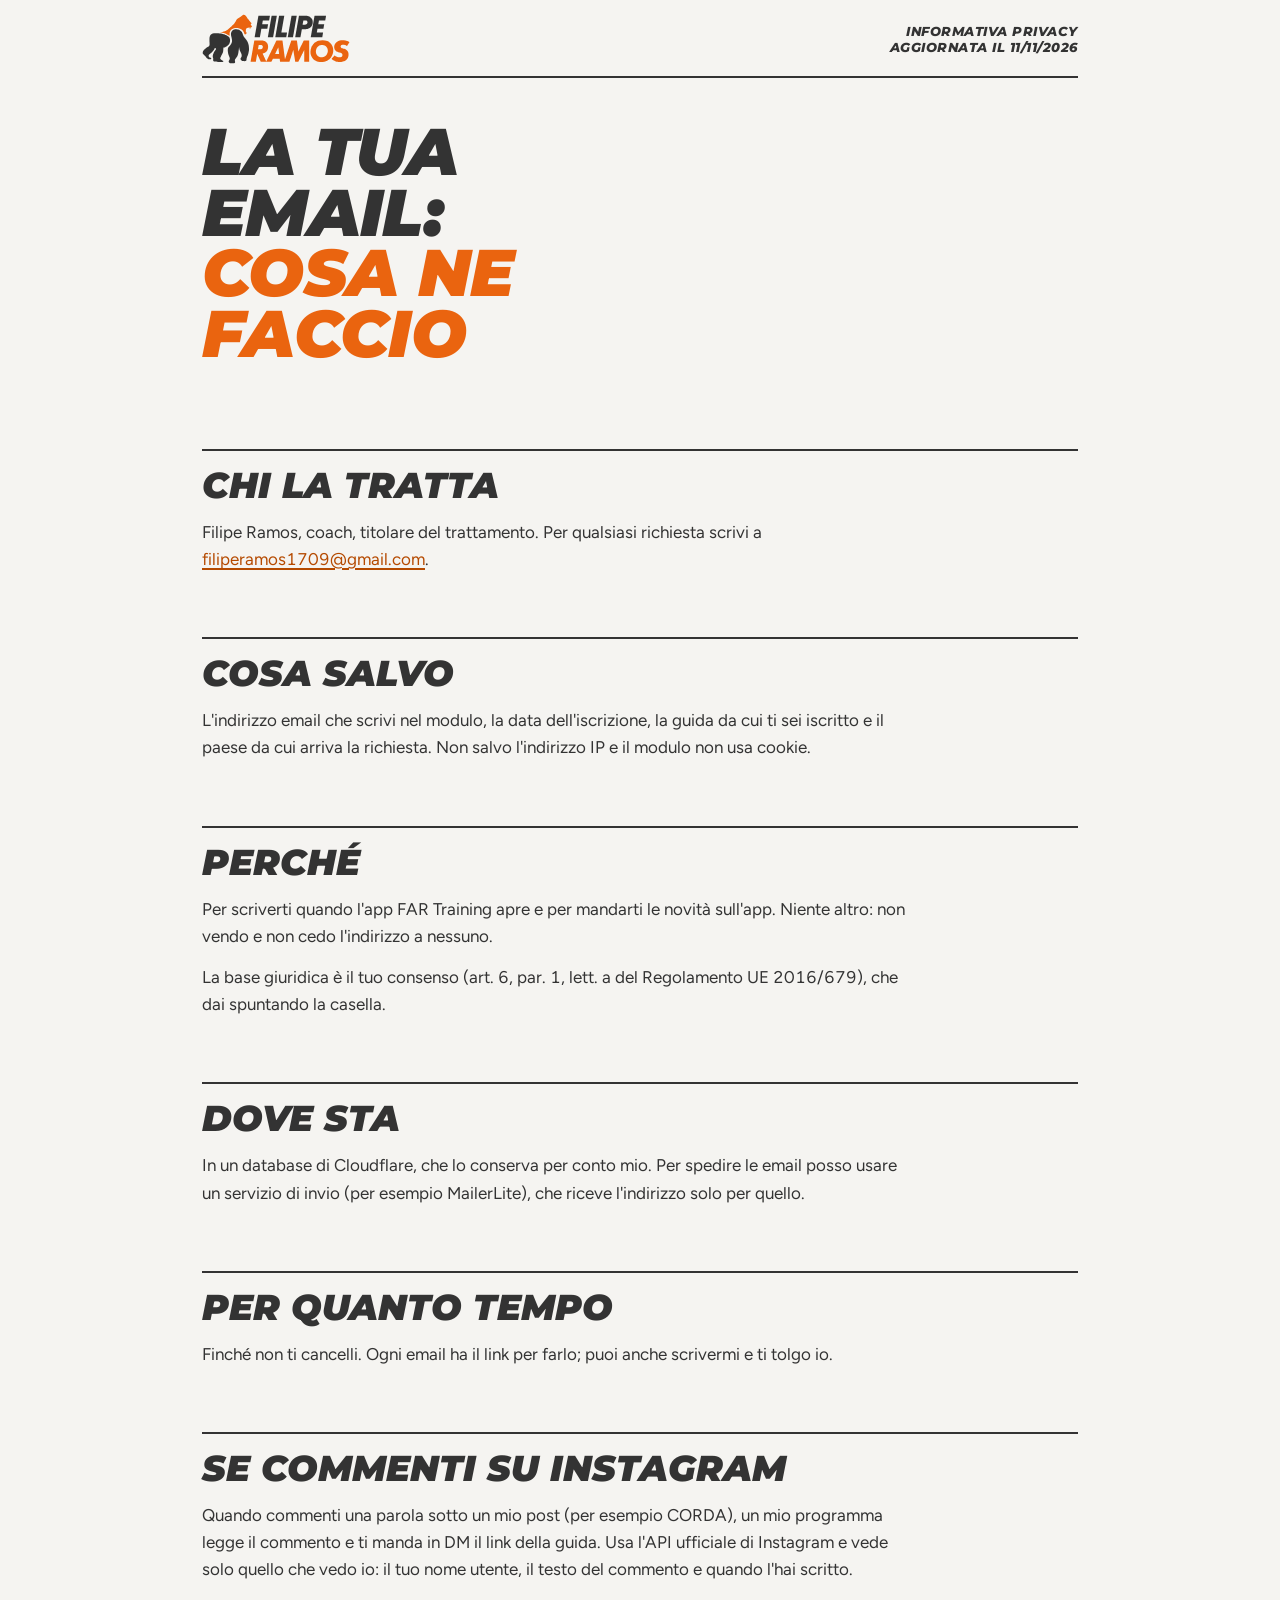
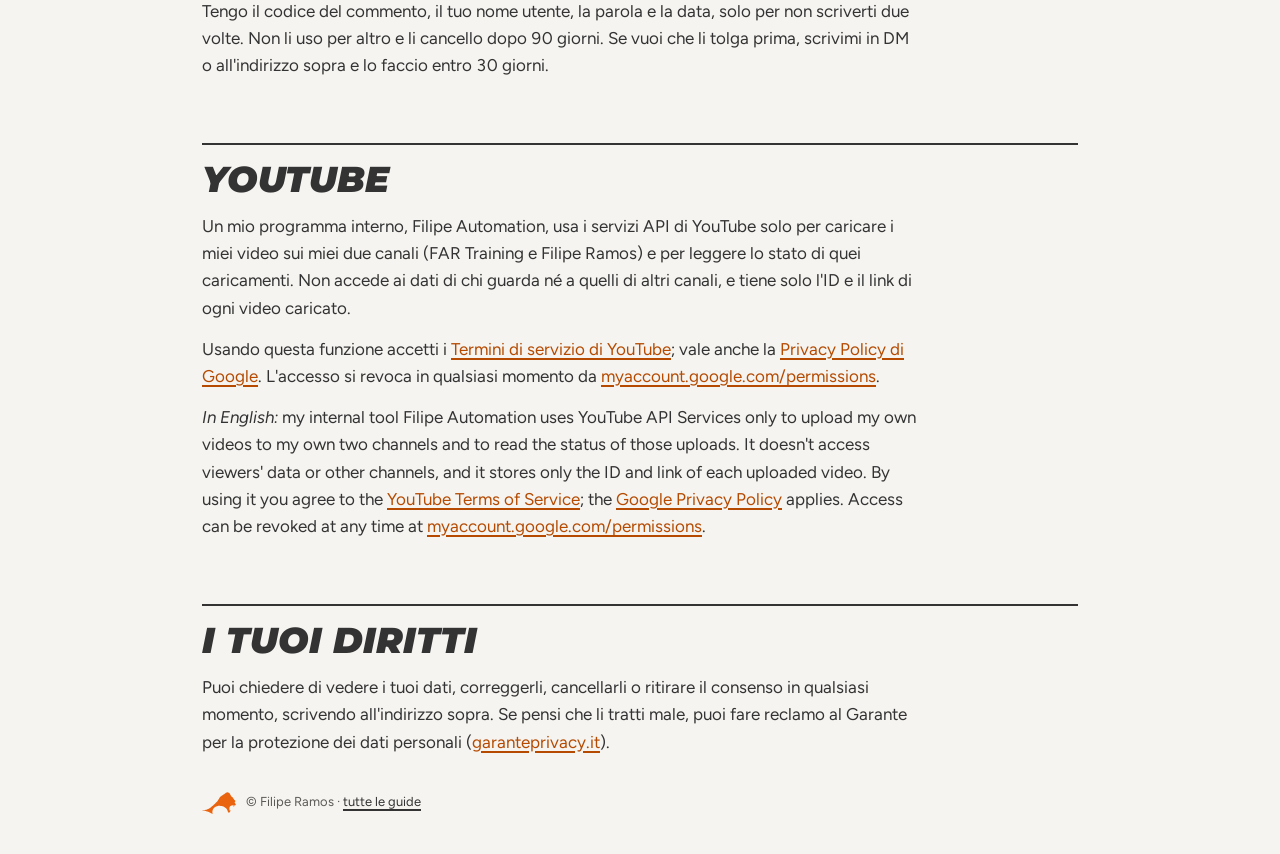
<file: privacy/index.html>
<!doctype html>
<html lang="it">
<head>
<meta charset="utf-8">
<meta name="viewport" content="width=device-width, initial-scale=1">
<title>Informativa privacy · Filipe Ramos</title>
<meta name="description" content="Come uso l'email che lasci nelle guide di Filipe Ramos.">
<meta name="robots" content="noindex">
<link rel="preconnect" href="https://fonts.googleapis.com">
<link rel="preconnect" href="https://fonts.gstatic.com" crossorigin>
<link href="https://fonts.googleapis.com/css2?family=Montserrat:ital,wght@1,800;1,900&family=Figtree:wght@400;600;700&display=swap" rel="stylesheet">
<link rel="stylesheet" href="../stile.css">
<link rel="icon" href="../marchio/testa.svg" type="image/svg+xml">
</head>
<body>
<main class="guida">
<div class="testata"><a class="logo" href="../"><img src="../marchio/logo.svg" alt="Filipe Ramos: tutte le guide" width="171" height="58"></a><p class="testa-pagina">Informativa privacy<br>Aggiornata il 11/11/2026</p></div>

<header class="testa">
  <h1>La tua email:<br><span>cosa ne faccio</span></h1>
</header>

<section>
  <h2>Chi la tratta</h2>
  <p>Filipe Ramos, coach, titolare del trattamento. Per qualsiasi richiesta scrivi a <a href="mailto:filiperamos1709@gmail.com">filiperamos1709@gmail.com</a>.</p>

  <h2>Cosa salvo</h2>
  <p>L'indirizzo email che scrivi nel modulo, la data dell'iscrizione, la guida da cui ti sei iscritto e il paese da cui arriva la richiesta. Non salvo l'indirizzo IP e il modulo non usa cookie.</p>

  <h2>Perché</h2>
  <p>Per scriverti quando l'app FAR Training apre e per mandarti le novità sull'app. Niente altro: non vendo e non cedo l'indirizzo a nessuno.</p>
  <p>La base giuridica è il tuo consenso (art. 6, par. 1, lett. a del Regolamento UE 2016/679), che dai spuntando la casella.</p>

  <h2>Dove sta</h2>
  <p>In un database di Cloudflare, che lo conserva per conto mio. Per spedire le email posso usare un servizio di invio (per esempio MailerLite), che riceve l'indirizzo solo per quello.</p>

  <h2>Per quanto tempo</h2>
  <p>Finché non ti cancelli. Ogni email ha il link per farlo; puoi anche scrivermi e ti tolgo io.</p>

  <h2 id="instagram">Se commenti su Instagram</h2>
  <p>Quando commenti una parola sotto un mio post (per esempio CORDA), un mio programma legge il commento e ti manda in DM il link della guida. Usa l'API ufficiale di Instagram e vede solo quello che vedo io: il tuo nome utente, il testo del commento e quando l'hai scritto.</p>
  <p>Tengo il codice del commento, il tuo nome utente, la parola e la data, solo per non scriverti due volte. Non li uso per altro e li cancello dopo 90 giorni. Se vuoi che li tolga prima, scrivimi in DM o all'indirizzo sopra e lo faccio entro 30 giorni.</p>

  <h2 id="youtube">YouTube</h2>
  <p>Un mio programma interno, Filipe Automation, usa i servizi API di YouTube solo per caricare i miei video sui miei due canali (FAR Training e Filipe Ramos) e per leggere lo stato di quei caricamenti. Non accede ai dati di chi guarda né a quelli di altri canali, e tiene solo l'ID e il link di ogni video caricato.</p>
  <p>Usando questa funzione accetti i <a href="https://www.youtube.com/t/terms">Termini di servizio di YouTube</a>; vale anche la <a href="https://policies.google.com/privacy">Privacy Policy di Google</a>. L'accesso si revoca in qualsiasi momento da <a href="https://myaccount.google.com/permissions">myaccount.google.com/permissions</a>.</p>
  <p lang="en"><em>In English:</em> my internal tool Filipe Automation uses YouTube API Services only to upload my own videos to my own two channels and to read the status of those uploads. It doesn't access viewers' data or other channels, and it stores only the ID and link of each uploaded video. By using it you agree to the <a href="https://www.youtube.com/t/terms">YouTube Terms of Service</a>; the <a href="https://policies.google.com/privacy">Google Privacy Policy</a> applies. Access can be revoked at any time at <a href="https://myaccount.google.com/permissions">myaccount.google.com/permissions</a>.</p>

  <h2>I tuoi diritti</h2>
  <p>Puoi chiedere di vedere i tuoi dati, correggerli, cancellarli o ritirare il consenso in qualsiasi momento, scrivendo all'indirizzo sopra. Se pensi che li tratti male, puoi fare reclamo al Garante per la protezione dei dati personali (<a href="https://www.garanteprivacy.it">garanteprivacy.it</a>).</p>
</section>

<footer><img src="../marchio/testa.svg" alt="" width="34" height="22"><span>© Filipe Ramos · <a href="../">tutte le guide</a></span></footer>
</main>
</body>
</html>
</file>
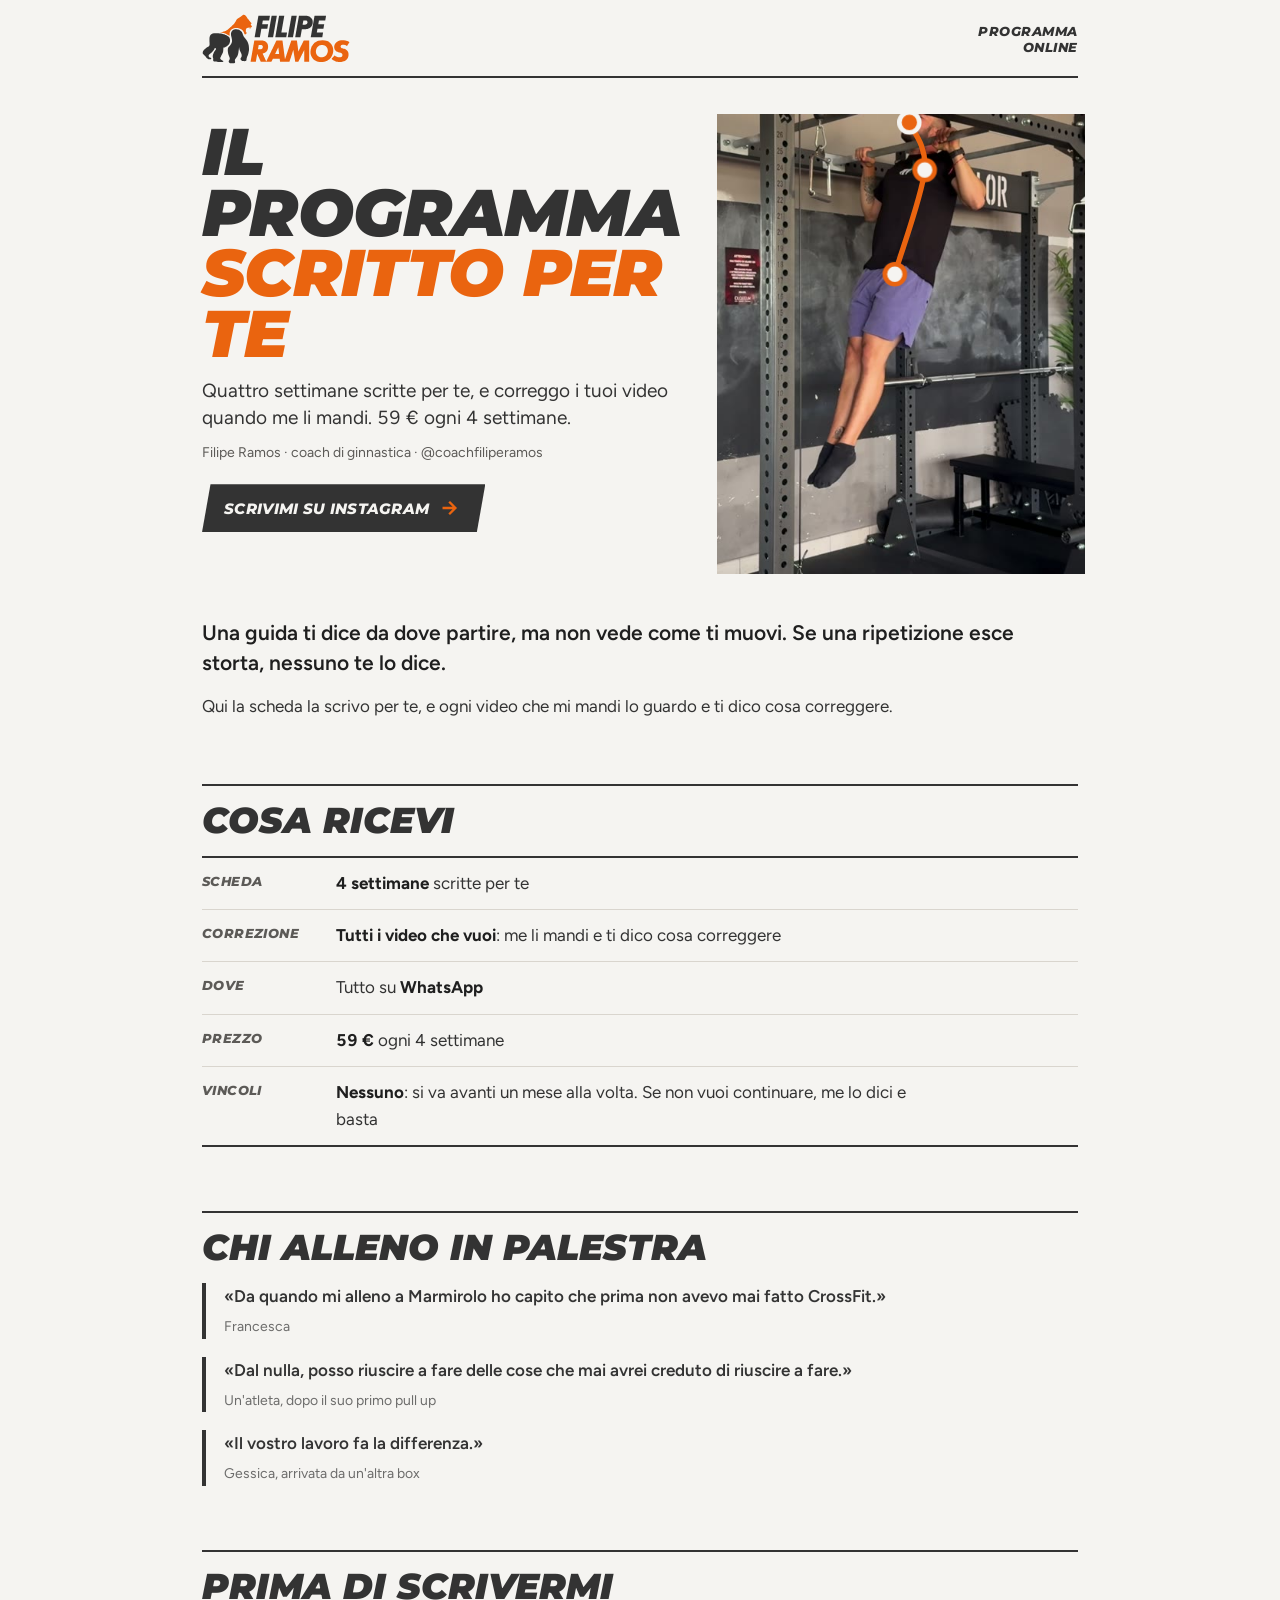
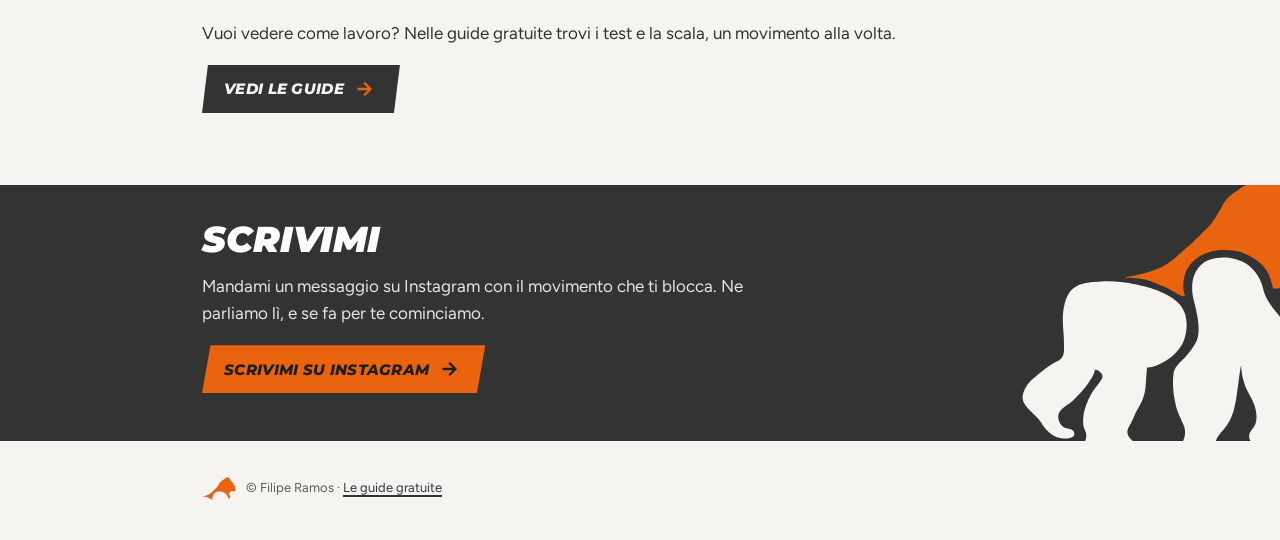
<file: programma-online/index.html>
<!doctype html>
<html lang="it">
<head>
<meta charset="utf-8">
<meta name="viewport" content="width=device-width, initial-scale=1">
<title>Programma mensile online · Filipe Ramos</title>
<meta name="description" content="Una scheda di quattro settimane scritta per te e le correzioni dei tuoi video su WhatsApp. 59 € ogni 4 settimane. Filipe Ramos, coach di ginnastica.">
<link rel="preconnect" href="https://fonts.googleapis.com">
<link rel="preconnect" href="https://fonts.gstatic.com" crossorigin>
<link href="https://fonts.googleapis.com/css2?family=Montserrat:ital,wght@1,800;1,900&family=Figtree:wght@400;600;700&display=swap" rel="stylesheet">
<link rel="stylesheet" href="../stile.css">
<link rel="icon" href="../marchio/testa.svg" type="image/svg+xml">
</head>
<body>
<main class="guida seminario">
<div class="testata"><a class="logo" href="https://filiperamos1709-byte.github.io/guide/"><img src="../marchio/logo.svg" alt="Filipe Ramos: tutte le guide" width="171" height="58"></a><p class="testa-pagina">Programma<br>online</p></div>

<header class="testa">
  <figure class="topo"><img src="../strict-pull-up/img/strict-pull-up-3.jpg" alt="" width="480" height="600"><svg class="traccia" viewBox="0 0 480 600" preserveAspectRatio="xMidYMin slice" aria-hidden="true"><path d="M232 209 C238 186 268 106 271 73 C274 40 254 21 251 11" pathLength="1"/><circle cx="232" cy="209" r="13"/><circle cx="271" cy="73" r="13"/><circle cx="251" cy="11" r="13"/></svg></figure>
  <h1>Il programma<br><span>scritto per te</span></h1>
  <p class="sotto">Quattro settimane scritte per te, e correggo i tuoi video quando me li mandi. 59 € ogni 4 settimane.</p>
  <p class="autore">Filipe Ramos · coach di ginnastica · @coachfiliperamos</p>
  <a class="bottone" href="https://ig.me/m/coachfiliperamos">Scrivimi su Instagram</a>
</header>

<section>
  <p class="apertura">Una guida ti dice da dove partire, ma non vede come ti muovi. Se una ripetizione esce storta, nessuno te lo dice.</p>
  <p>Qui la scheda la scrivo per te, e ogni video che mi mandi lo guardo e ti dico cosa correggere.</p>
</section>

<section>
  <h2>Cosa ricevi</h2>
  <dl class="patto">
    <div><dt>Scheda</dt><dd><b>4 settimane</b> scritte per te</dd></div>
    <div><dt>Correzione</dt><dd><b>Tutti i video che vuoi</b>: me li mandi e ti dico cosa correggere</dd></div>
    <div><dt>Dove</dt><dd>Tutto su <b>WhatsApp</b></dd></div>
    <div><dt>Prezzo</dt><dd><b>59 €</b> ogni 4 settimane</dd></div>
    <div><dt>Vincoli</dt><dd><b>Nessuno</b>: si va avanti un mese alla volta. Se non vuoi continuare, me lo dici e basta</dd></div>
  </dl>
</section>

<section class="voci">
  <h2>Chi alleno in palestra</h2>
  <blockquote><p>«Da quando mi alleno a Marmirolo ho capito che prima non avevo mai fatto CrossFit.»</p><cite>Francesca</cite></blockquote>
  <blockquote><p>«Dal nulla, posso riuscire a fare delle cose che mai avrei creduto di riuscire a fare.»</p><cite>Un'atleta, dopo il suo primo pull up</cite></blockquote>
  <blockquote><p>«Il vostro lavoro fa la differenza.»</p><cite>Gessica, arrivata da un'altra box</cite></blockquote>
</section>
<style>
.voci blockquote { margin: 18px 0 0; padding: 0 0 0 18px; border-left: 4px solid currentColor; }
.voci blockquote p { margin: 0; font-weight: 600; }
.voci cite { display: block; margin-top: 6px; font-style: normal; font-size: 14px; opacity: .7; }
</style>

<section>
  <h2>Prima di scrivermi</h2>
  <p>Vuoi vedere come lavoro? Nelle guide gratuite trovi i test e la scala, un movimento alla volta.</p>
  <a class="bottone" href="https://filiperamos1709-byte.github.io/guide/">Vedi le guide</a>
</section>

<section class="chiusura">
  <img class="gorilla" src="../marchio/gorilla-gesso.svg" alt="" width="300" height="297">
  <h2>Scrivimi</h2>
  <p>Mandami un messaggio su Instagram con il movimento che ti blocca. Ne parliamo lì, e se fa per te cominciamo.</p>
  <a class="bottone" href="https://ig.me/m/coachfiliperamos">Scrivimi su Instagram</a>
</section>

<footer><img src="../marchio/testa.svg" alt="" width="34" height="22"><span>© Filipe Ramos · <a href="https://filiperamos1709-byte.github.io/guide/">Le guide gratuite</a></span></footer>
</main>
</body>
</html>
</file>
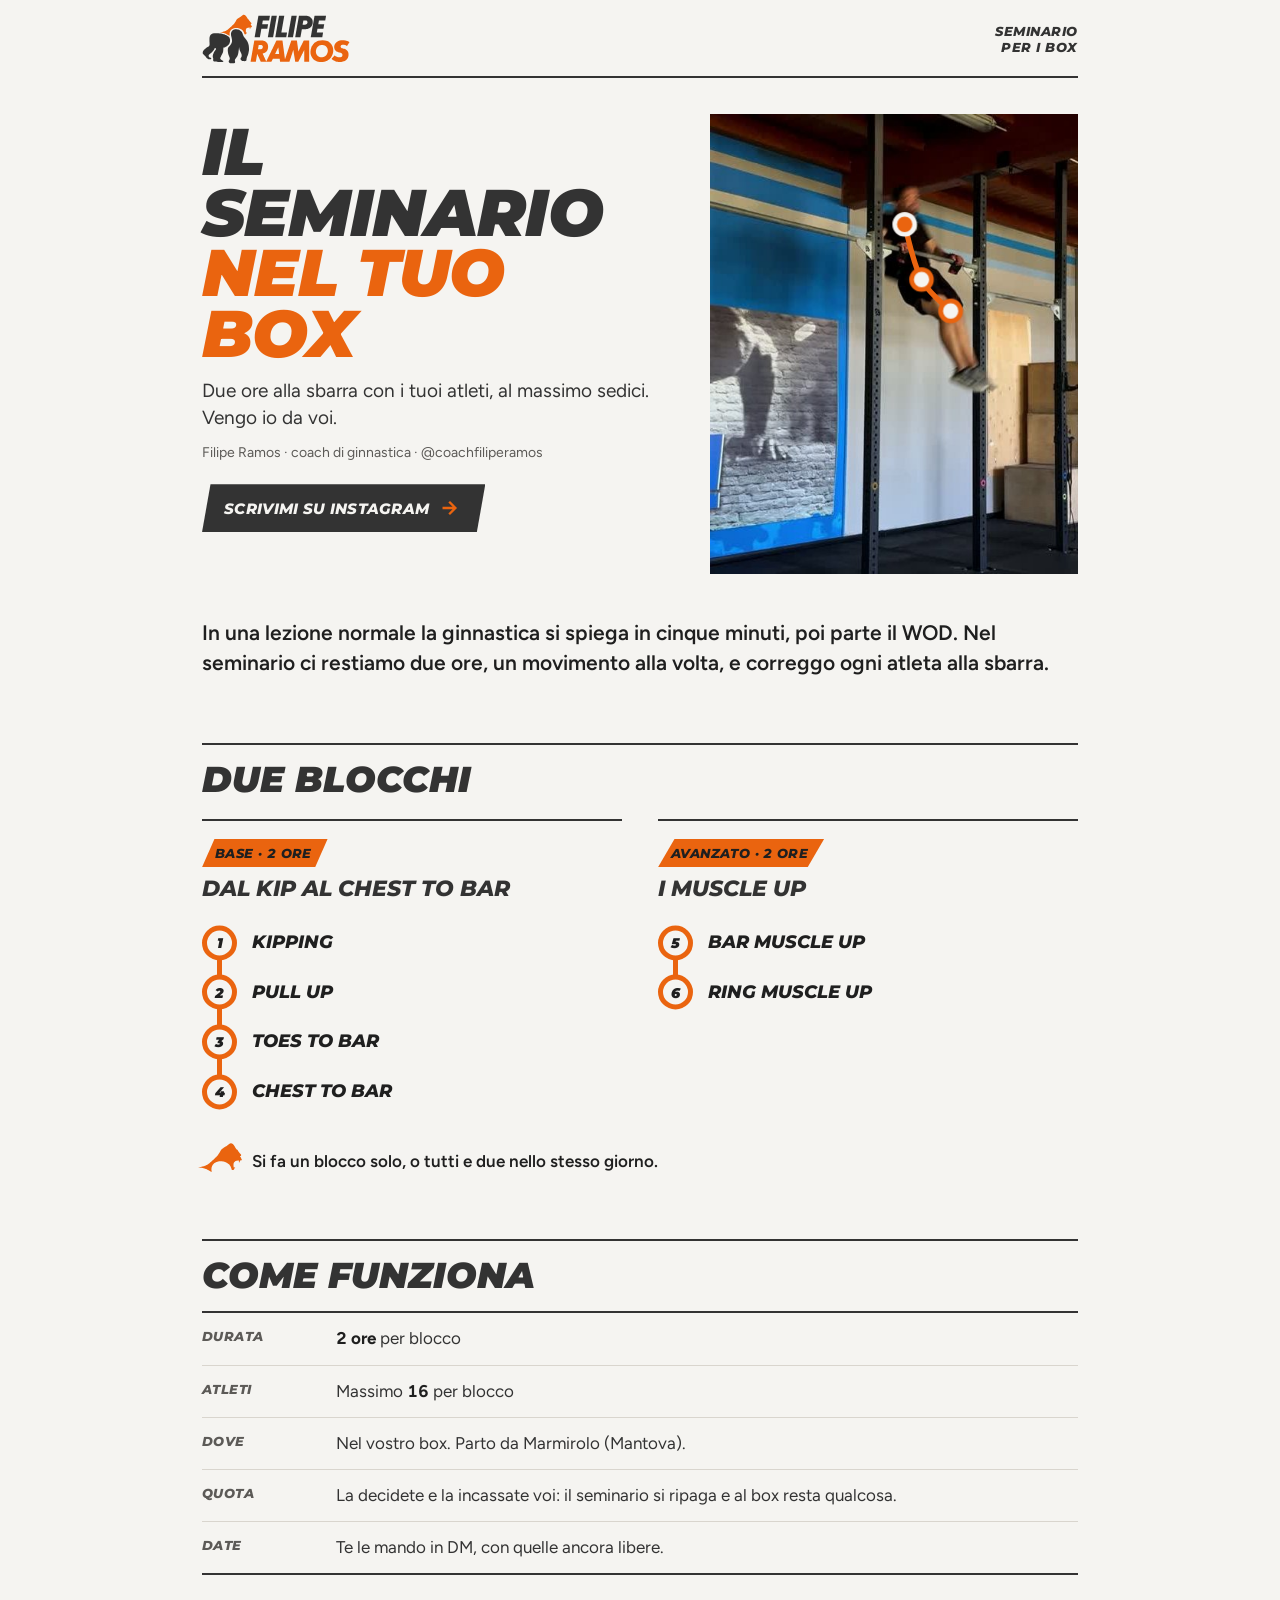
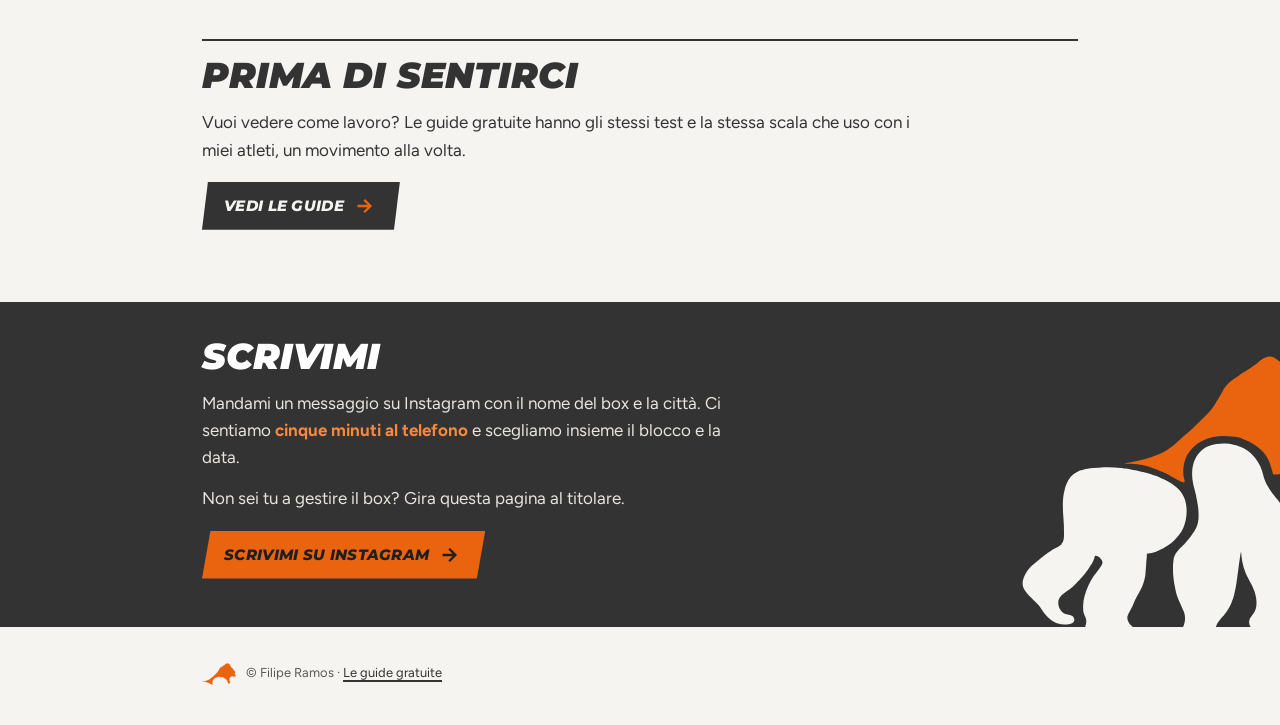
<file: seminario/index.html>
<!doctype html>
<html lang="it">
<head>
<meta charset="utf-8">
<meta name="viewport" content="width=device-width, initial-scale=1">
<title>Seminario di ginnastica nel tuo box · Filipe Ramos</title>
<meta name="description" content="Seminario di ginnastica alla sbarra nel tuo box: blocchi da due ore, massimo sedici atleti. Base dal kipping al chest to bar, avanzato con i muscle up.">
<link rel="preconnect" href="https://fonts.googleapis.com">
<link rel="preconnect" href="https://fonts.gstatic.com" crossorigin>
<link href="https://fonts.googleapis.com/css2?family=Montserrat:ital,wght@1,800;1,900&family=Figtree:wght@400;600;700&display=swap" rel="stylesheet">
<link rel="stylesheet" href="../stile.css">
<link rel="icon" href="../marchio/testa.svg" type="image/svg+xml">
</head>
<body>
<main class="guida seminario">
<div class="testata"><a class="logo" href="https://filiperamos1709-byte.github.io/guide/"><img src="../marchio/logo.svg" alt="Filipe Ramos: tutte le guide" width="171" height="58"></a><p class="testa-pagina">Seminario<br>per i box</p></div>

<header class="testa">
  <figure class="topo"><img src="../kipping-bar-muscle-up/img/kipping-bar-muscle-ups.jpg" alt="" width="480" height="600"><svg class="traccia" viewBox="0 0 480 600" preserveAspectRatio="xMidYMin slice" aria-hidden="true"><path d="M314 257 C307 250 286 235 276 216 C266 198 257 156 254 144" pathLength="1"/><circle cx="314" cy="257" r="13"/><circle cx="276" cy="216" r="13"/><circle cx="254" cy="144" r="13"/></svg></figure>
  <h1>Il seminario<br><span>nel tuo box</span></h1>
  <p class="sotto">Due ore alla sbarra con i tuoi atleti, al massimo sedici. Vengo io da voi.</p>
  <p class="autore">Filipe Ramos · coach di ginnastica · @coachfiliperamos</p>
  <a class="bottone" href="https://ig.me/m/coachfiliperamos">Scrivimi su Instagram</a>
</header>

<section>
  <p class="apertura">In una lezione normale la ginnastica si spiega in cinque minuti, poi parte il WOD. Nel seminario ci restiamo due ore, un movimento alla volta, e correggo ogni atleta alla sbarra.</p>
</section>

<section>
  <h2>Due blocchi</h2>
  <div class="blocchi">
    <div class="blocco">
      <h3><span>Base · 2 ore</span>Dal kip al chest to bar</h3>
      <ol class="tappe">
        <li>Kipping</li>
        <li>Pull Up</li>
        <li>Toes to Bar</li>
        <li>Chest to Bar</li>
      </ol>
    </div>
    <div class="blocco">
      <h3><span>Avanzato · 2 ore</span>I muscle up</h3>
      <ol class="tappe" start="5">
        <li>Bar Muscle Up</li>
        <li>Ring Muscle Up</li>
      </ol>
    </div>
  </div>
  <p class="nota cima">Si fa un blocco solo, o tutti e due nello stesso giorno.</p>
</section>

<section>
  <h2>Come funziona</h2>
  <dl class="patto">
    <div><dt>Durata</dt><dd><b>2 ore</b> per blocco</dd></div>
    <div><dt>Atleti</dt><dd>Massimo <b>16</b> per blocco</dd></div>
    <div><dt>Dove</dt><dd>Nel vostro box. Parto da Marmirolo (Mantova).</dd></div>
    <div><dt>Quota</dt><dd>La decidete e la incassate voi: il seminario si ripaga e al box resta qualcosa.</dd></div>
    <div><dt>Date</dt><dd>Te le mando in DM, con quelle ancora libere.</dd></div>
  </dl>
</section>

<section>
  <h2>Prima di sentirci</h2>
  <p>Vuoi vedere come lavoro? Le guide gratuite hanno gli stessi test e la stessa scala che uso con i miei atleti, un movimento alla volta.</p>
  <a class="bottone" href="https://filiperamos1709-byte.github.io/guide/">Vedi le guide</a>
</section>

<section class="chiusura">
  <img class="gorilla" src="../marchio/gorilla-gesso.svg" alt="" width="300" height="297">
  <h2>Scrivimi</h2>
  <p>Mandami un messaggio su Instagram con il nome del box e la città. Ci sentiamo <b>cinque minuti al telefono</b> e scegliamo insieme il blocco e la data.</p>
  <p>Non sei tu a gestire il box? Gira questa pagina al titolare.</p>
  <a class="bottone" href="https://ig.me/m/coachfiliperamos">Scrivimi su Instagram</a>
</section>

<footer><img src="../marchio/testa.svg" alt="" width="34" height="22"><span>© Filipe Ramos · <a href="https://filiperamos1709-byte.github.io/guide/">Le guide gratuite</a></span></footer>
</main>
</body>
</html>
</file>
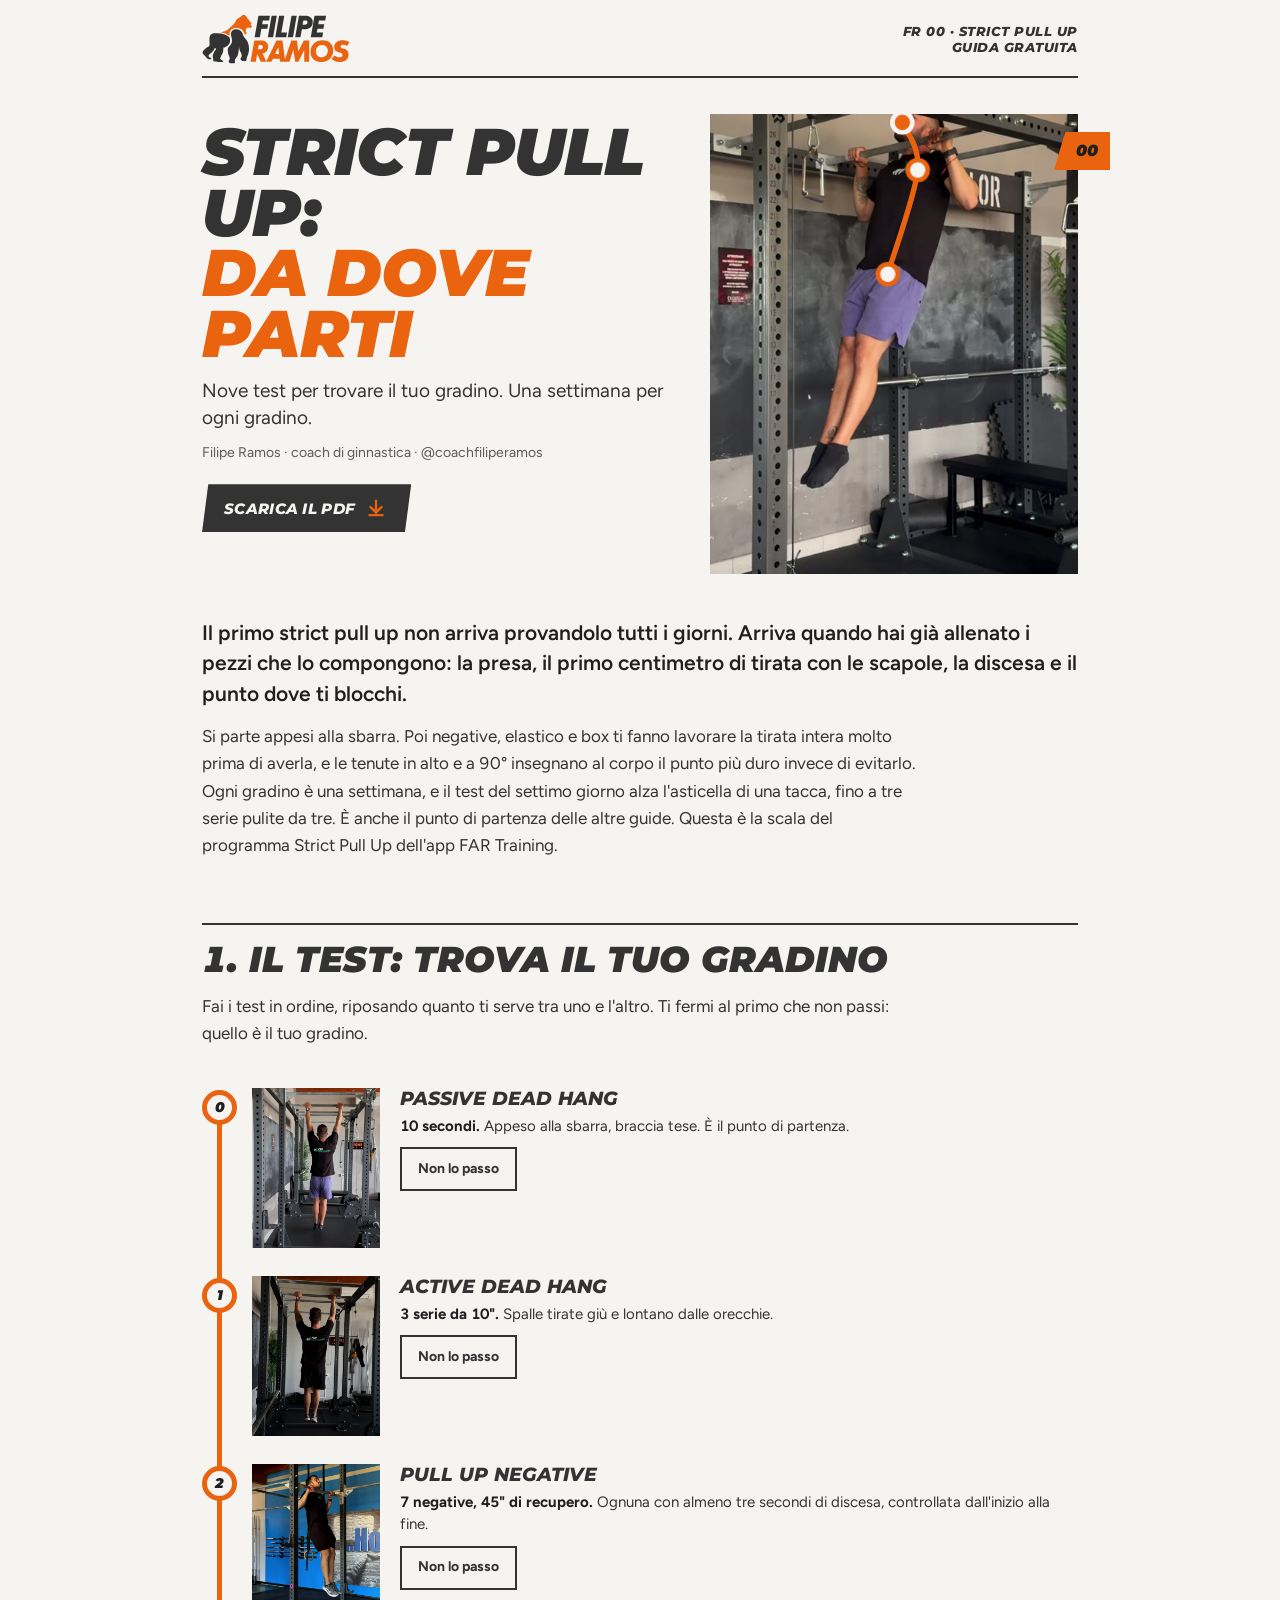
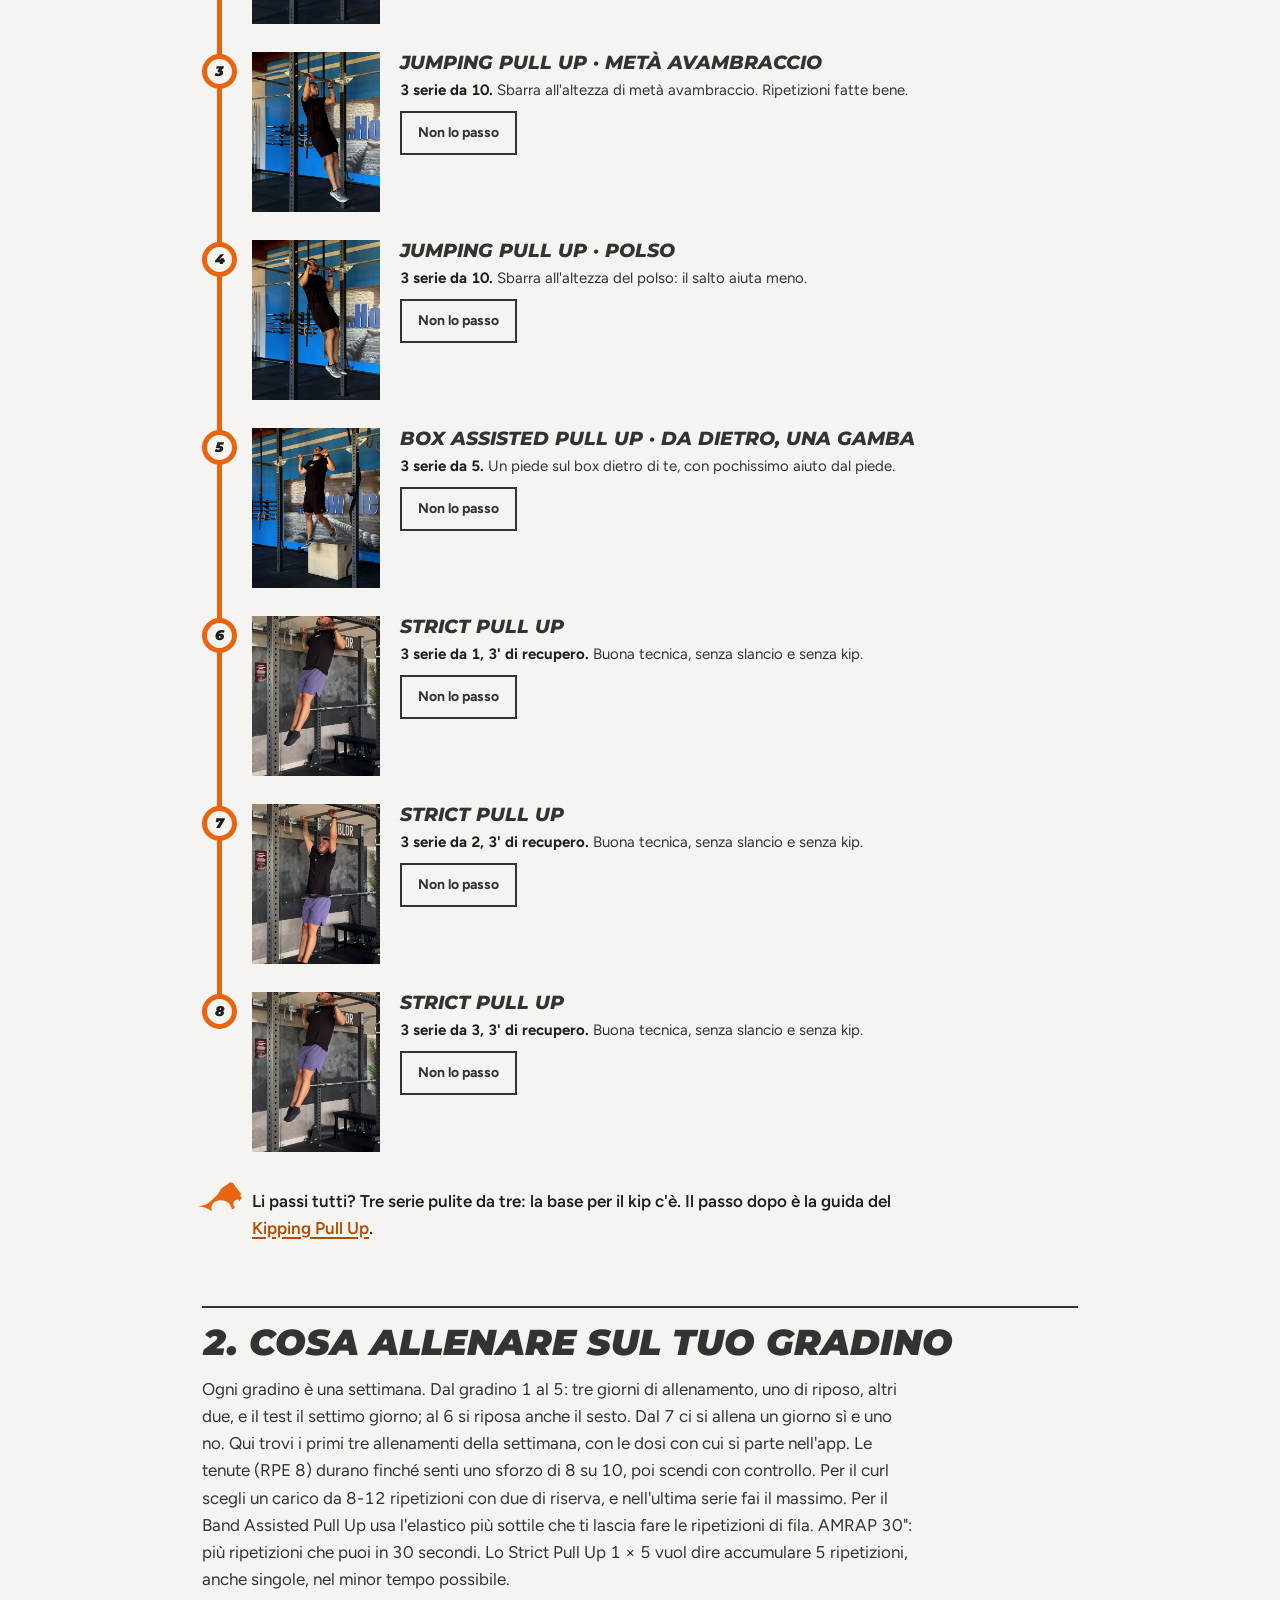
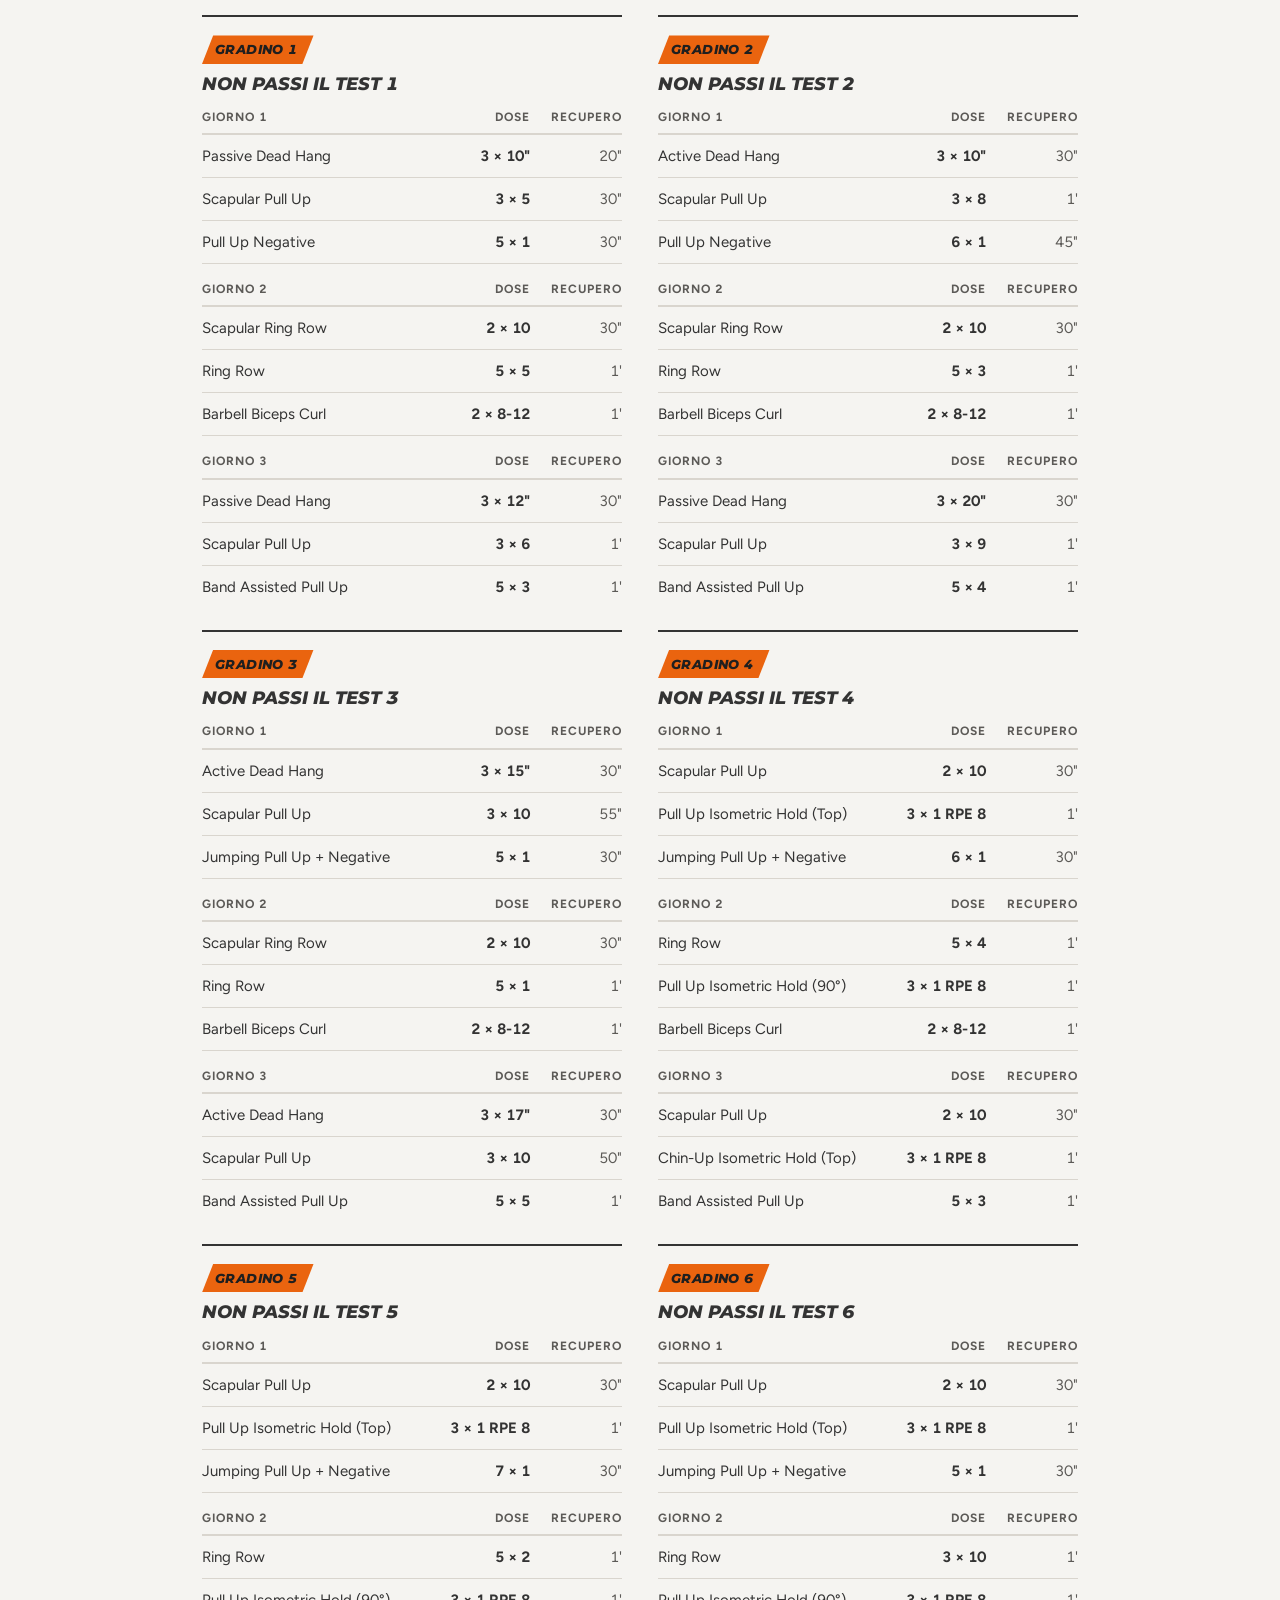
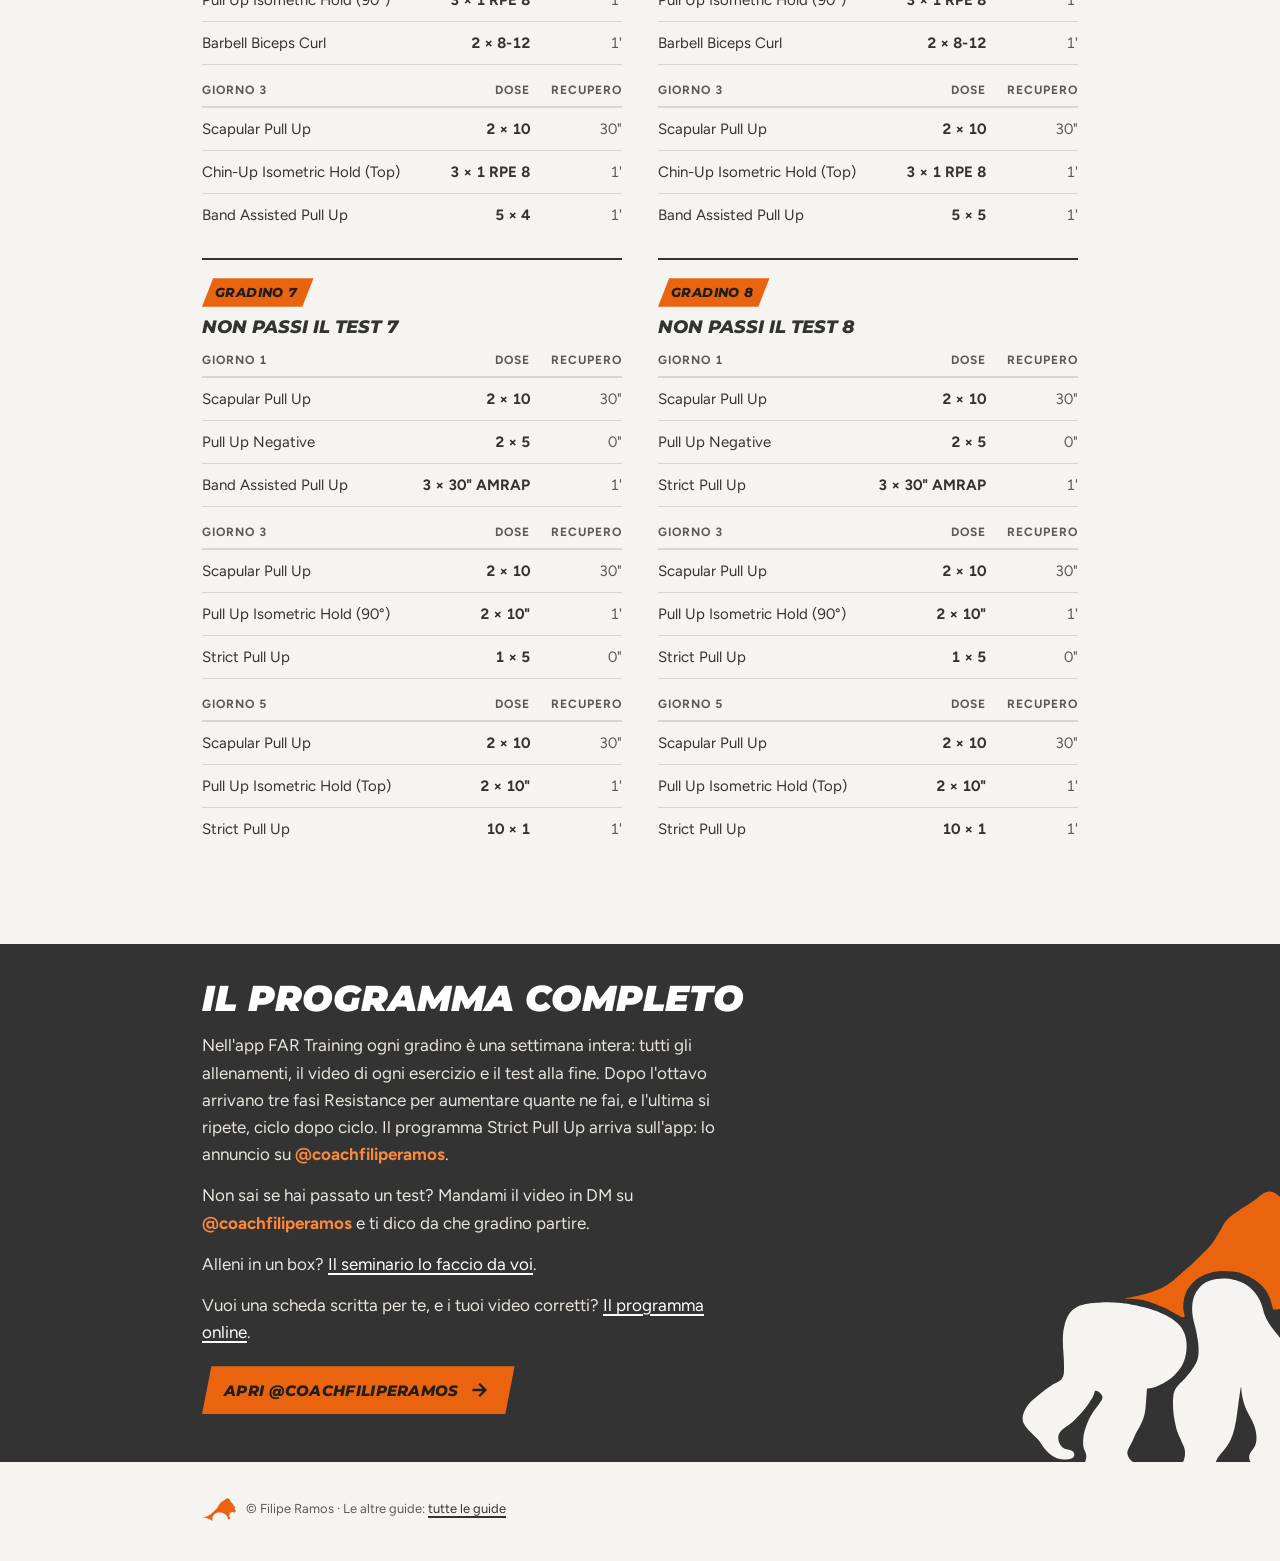
<file: strict-pull-up/index.html>
<!doctype html>
<html lang="it">
<head>
<meta charset="utf-8">
<meta name="viewport" content="width=device-width, initial-scale=1">
<title>Strict Pull Up: da dove parti · Filipe Ramos</title>
<meta name="description" content="Nove test per trovare il tuo gradino nello Strict Pull Up, e i primi allenamenti della settimana per salirlo. Guida gratuita di Filipe Ramos.">
<link rel="preconnect" href="https://fonts.googleapis.com">
<link rel="preconnect" href="https://fonts.gstatic.com" crossorigin>
<link href="https://fonts.googleapis.com/css2?family=Montserrat:ital,wght@1,800;1,900&family=Figtree:wght@400;600;700&display=swap" rel="stylesheet">
<link rel="stylesheet" href="../stile.css">
<link rel="icon" href="../marchio/testa.svg" type="image/svg+xml">
<script src="../via.js" defer></script>
<script src="../lista.js" defer></script>
</head>
<body>
<main class="guida">
<div class="testata"><a class="logo" href="https://filiperamos1709-byte.github.io/guide/"><img src="../marchio/logo.svg" alt="Filipe Ramos: tutte le guide" width="171" height="58"></a><p class="testa-pagina">FR 00 · Strict Pull Up<br>Guida gratuita</p></div>
<span class="linguetta solo-web" style="--n:0" aria-hidden="true">00</span>
<header class="testa">
  <figure class="topo solo-web"><img src="img/strict-pull-up-3.jpg" alt="" width="480" height="600"><svg class="traccia" viewBox="0 0 480 600" preserveAspectRatio="xMidYMin slice" aria-hidden="true"><path d="M232 209 C238 186 268 106 271 73 C274 40 254 21 251 11" pathLength="1"/><circle cx="232" cy="209" r="13"/><circle cx="271" cy="73" r="13"/><circle cx="251" cy="11" r="13"/></svg></figure>
  <h1>Strict Pull Up:<br><span>da dove parti</span></h1>
  <p class="sotto">Nove test per trovare il tuo gradino. Una settimana per ogni gradino.</p>
  <p class="autore">Filipe Ramos · coach di ginnastica · @coachfiliperamos</p>
  <a class="bottone solo-web" href="../pdf/Filipe-Ramos_Strict-Pull-Up.pdf" download>Scarica il PDF</a>
</header>

<section>
  <p class="apertura">Il primo strict pull up non arriva provandolo tutti i giorni. Arriva quando hai già allenato i pezzi che lo compongono: la presa, il primo centimetro di tirata con le scapole, la discesa e il punto dove ti blocchi.</p>
  <p>Si parte appesi alla sbarra. Poi negative, elastico e box ti fanno lavorare la tirata intera molto prima di averla, e le tenute in alto e a 90° insegnano al corpo il punto più duro invece di evitarlo. Ogni gradino è una settimana, e il test del settimo giorno alza l'asticella di una tacca, fino a tre serie pulite da tre. È anche il punto di partenza delle altre guide. Questa è la scala del programma Strict Pull Up dell'app FAR Training.</p>
</section>

<section>
  <h2>1. Il test: trova il tuo gradino</h2>
  <p>Fai i test in ordine, riposando quanto ti serve tra uno e l'altro. Ti fermi al primo che non passi: quello è il tuo gradino.</p>

  <ol class="scala tre">
    <li>
      <img src="img/passive-dead-hang.jpg" alt="Passive Dead Hang">
      <div><span class="n">0</span><h3>Passive Dead Hang</h3>
      <p><b>10 secondi.</b> Appeso alla sbarra, braccia tese. È il punto di partenza.</p></div>
    </li>
    <li>
      <img src="img/active-dead-hang.jpg" alt="Active Dead Hang">
      <div><span class="n">1</span><h3>Active Dead Hang</h3>
      <p><b>3 serie da 10".</b> Spalle tirate giù e lontano dalle orecchie.</p></div>
    </li>
    <li>
      <img src="img/pull-up-negative.jpg" alt="Pull Up Negative">
      <div><span class="n">2</span><h3>Pull Up Negative</h3>
      <p><b>7 negative, 45" di recupero.</b> Ognuna con almeno tre secondi di discesa, controllata dall'inizio alla fine.</p></div>
    </li>
    <li>
      <img src="img/jumping-pull-up.jpg" alt="Jumping Pull Up">
      <div><span class="n">3</span><h3>Jumping Pull Up · metà avambraccio</h3>
      <p><b>3 serie da 10.</b> Sbarra all'altezza di metà avambraccio. Ripetizioni fatte bene.</p></div>
    </li>
    <li>
      <img src="img/jumping-pull-up-2.jpg" alt="Jumping Pull Up">
      <div><span class="n">4</span><h3>Jumping Pull Up · polso</h3>
      <p><b>3 serie da 10.</b> Sbarra all'altezza del polso: il salto aiuta meno.</p></div>
    </li>
    <li>
      <img src="img/box-assisted-pull-up-back-one-leg.jpg" alt="Box Assisted Pull Up da dietro, una gamba">
      <div><span class="n">5</span><h3>Box Assisted Pull Up · da dietro, una gamba</h3>
      <p><b>3 serie da 5.</b> Un piede sul box dietro di te, con pochissimo aiuto dal piede.</p></div>
    </li>
    <li>
      <img src="img/strict-pull-up-3.jpg" alt="Strict Pull Up">
      <div><span class="n">6</span><h3>Strict Pull Up</h3>
      <p><b>3 serie da 1, 3' di recupero.</b> Buona tecnica, senza slancio e senza kip.</p></div>
    </li>
    <li>
      <img src="img/strict-pull-up.jpg" alt="Strict Pull Up">
      <div><span class="n">7</span><h3>Strict Pull Up</h3>
      <p><b>3 serie da 2, 3' di recupero.</b> Buona tecnica, senza slancio e senza kip.</p></div>
    </li>
    <li>
      <img src="img/strict-pull-up-3.jpg" alt="Strict Pull Up">
      <div><span class="n">8</span><h3>Strict Pull Up</h3>
      <p><b>3 serie da 3, 3' di recupero.</b> Buona tecnica, senza slancio e senza kip.</p></div>
    </li>
  </ol>
  <p class="nota">Li passi tutti? Tre serie pulite da tre: la base per il kip c'è. Il passo dopo è la guida del <a href="https://filiperamos1709-byte.github.io/guide/kipping-pull-up/">Kipping Pull Up</a>.</p>
</section>

<section class="pagina-nuova">
  <h2>2. Cosa allenare sul tuo gradino</h2>
  <p>Ogni gradino è una settimana. Dal gradino 1 al 5: tre giorni di allenamento, uno di riposo, altri due, e il test il settimo giorno; al 6 si riposa anche il sesto. Dal 7 ci si allena un giorno sì e uno no. Qui trovi i primi tre allenamenti della settimana, con le dosi con cui si parte nell'app. Le tenute (RPE 8) durano finché senti uno sforzo di 8 su 10, poi scendi con controllo. Per il curl scegli un carico da 8-12 ripetizioni con due di riserva, e nell'ultima serie fai il massimo. Per il Band Assisted Pull Up usa l'elastico più sottile che ti lascia fare le ripetizioni di fila. AMRAP 30": più ripetizioni che puoi in 30 secondi. Lo Strict Pull Up 1 × 5 vuol dire accumulare 5 ripetizioni, anche singole, nel minor tempo possibile.</p>

  <div class="fasi tre compatta">
    <div class="fase">
      <h3><span>Gradino 1</span> Non passi il test 1</h3>
      <table>
        <tr><th>Giorno 1</th><th>Dose</th><th>Recupero</th></tr>
        <tr><td>Passive Dead Hang</td><td>3 × 10"</td><td>20"</td></tr>
        <tr><td>Scapular Pull Up</td><td>3 × 5</td><td>30"</td></tr>
        <tr><td>Pull Up Negative</td><td>5 × 1</td><td>30"</td></tr>
        <tr class="giorno"><th>Giorno 2</th><th>Dose</th><th>Recupero</th></tr>
        <tr><td>Scapular Ring Row</td><td>2 × 10</td><td>30"</td></tr>
        <tr><td>Ring Row</td><td>5 × 5</td><td>1'</td></tr>
        <tr><td>Barbell Biceps Curl</td><td>2 × 8-12</td><td>1'</td></tr>
        <tr class="giorno"><th>Giorno 3</th><th>Dose</th><th>Recupero</th></tr>
        <tr><td>Passive Dead Hang</td><td>3 × 12"</td><td>30"</td></tr>
        <tr><td>Scapular Pull Up</td><td>3 × 6</td><td>1'</td></tr>
        <tr><td>Band Assisted Pull Up</td><td>5 × 3</td><td>1'</td></tr>
      </table>
    </div>
    <div class="fase">
      <h3><span>Gradino 2</span> Non passi il test 2</h3>
      <table>
        <tr><th>Giorno 1</th><th>Dose</th><th>Recupero</th></tr>
        <tr><td>Active Dead Hang</td><td>3 × 10"</td><td>30"</td></tr>
        <tr><td>Scapular Pull Up</td><td>3 × 8</td><td>1'</td></tr>
        <tr><td>Pull Up Negative</td><td>6 × 1</td><td>45"</td></tr>
        <tr class="giorno"><th>Giorno 2</th><th>Dose</th><th>Recupero</th></tr>
        <tr><td>Scapular Ring Row</td><td>2 × 10</td><td>30"</td></tr>
        <tr><td>Ring Row</td><td>5 × 3</td><td>1'</td></tr>
        <tr><td>Barbell Biceps Curl</td><td>2 × 8-12</td><td>1'</td></tr>
        <tr class="giorno"><th>Giorno 3</th><th>Dose</th><th>Recupero</th></tr>
        <tr><td>Passive Dead Hang</td><td>3 × 20"</td><td>30"</td></tr>
        <tr><td>Scapular Pull Up</td><td>3 × 9</td><td>1'</td></tr>
        <tr><td>Band Assisted Pull Up</td><td>5 × 4</td><td>1'</td></tr>
      </table>
    </div>
    <div class="fase">
      <h3><span>Gradino 3</span> Non passi il test 3</h3>
      <table>
        <tr><th>Giorno 1</th><th>Dose</th><th>Recupero</th></tr>
        <tr><td>Active Dead Hang</td><td>3 × 15"</td><td>30"</td></tr>
        <tr><td>Scapular Pull Up</td><td>3 × 10</td><td>55"</td></tr>
        <tr><td>Jumping Pull Up + Negative</td><td>5 × 1</td><td>30"</td></tr>
        <tr class="giorno"><th>Giorno 2</th><th>Dose</th><th>Recupero</th></tr>
        <tr><td>Scapular Ring Row</td><td>2 × 10</td><td>30"</td></tr>
        <tr><td>Ring Row</td><td>5 × 1</td><td>1'</td></tr>
        <tr><td>Barbell Biceps Curl</td><td>2 × 8-12</td><td>1'</td></tr>
        <tr class="giorno"><th>Giorno 3</th><th>Dose</th><th>Recupero</th></tr>
        <tr><td>Active Dead Hang</td><td>3 × 17"</td><td>30"</td></tr>
        <tr><td>Scapular Pull Up</td><td>3 × 10</td><td>50"</td></tr>
        <tr><td>Band Assisted Pull Up</td><td>5 × 5</td><td>1'</td></tr>
      </table>
    </div>
    <div class="fase">
      <h3><span>Gradino 4</span> Non passi il test 4</h3>
      <table>
        <tr><th>Giorno 1</th><th>Dose</th><th>Recupero</th></tr>
        <tr><td>Scapular Pull Up</td><td>2 × 10</td><td>30"</td></tr>
        <tr><td>Pull Up Isometric Hold (Top)</td><td>3 × 1 RPE 8</td><td>1'</td></tr>
        <tr><td>Jumping Pull Up + Negative</td><td>6 × 1</td><td>30"</td></tr>
        <tr class="giorno"><th>Giorno 2</th><th>Dose</th><th>Recupero</th></tr>
        <tr><td>Ring Row</td><td>5 × 4</td><td>1'</td></tr>
        <tr><td>Pull Up Isometric Hold (90°)</td><td>3 × 1 RPE 8</td><td>1'</td></tr>
        <tr><td>Barbell Biceps Curl</td><td>2 × 8-12</td><td>1'</td></tr>
        <tr class="giorno"><th>Giorno 3</th><th>Dose</th><th>Recupero</th></tr>
        <tr><td>Scapular Pull Up</td><td>2 × 10</td><td>30"</td></tr>
        <tr><td>Chin-Up Isometric Hold (Top)</td><td>3 × 1 RPE 8</td><td>1'</td></tr>
        <tr><td>Band Assisted Pull Up</td><td>5 × 3</td><td>1'</td></tr>
      </table>
    </div>
    <div class="fase">
      <h3><span>Gradino 5</span> Non passi il test 5</h3>
      <table>
        <tr><th>Giorno 1</th><th>Dose</th><th>Recupero</th></tr>
        <tr><td>Scapular Pull Up</td><td>2 × 10</td><td>30"</td></tr>
        <tr><td>Pull Up Isometric Hold (Top)</td><td>3 × 1 RPE 8</td><td>1'</td></tr>
        <tr><td>Jumping Pull Up + Negative</td><td>7 × 1</td><td>30"</td></tr>
        <tr class="giorno"><th>Giorno 2</th><th>Dose</th><th>Recupero</th></tr>
        <tr><td>Ring Row</td><td>5 × 2</td><td>1'</td></tr>
        <tr><td>Pull Up Isometric Hold (90°)</td><td>3 × 1 RPE 8</td><td>1'</td></tr>
        <tr><td>Barbell Biceps Curl</td><td>2 × 8-12</td><td>1'</td></tr>
        <tr class="giorno"><th>Giorno 3</th><th>Dose</th><th>Recupero</th></tr>
        <tr><td>Scapular Pull Up</td><td>2 × 10</td><td>30"</td></tr>
        <tr><td>Chin-Up Isometric Hold (Top)</td><td>3 × 1 RPE 8</td><td>1'</td></tr>
        <tr><td>Band Assisted Pull Up</td><td>5 × 4</td><td>1'</td></tr>
      </table>
    </div>
    <div class="fase">
      <h3><span>Gradino 6</span> Non passi il test 6</h3>
      <table>
        <tr><th>Giorno 1</th><th>Dose</th><th>Recupero</th></tr>
        <tr><td>Scapular Pull Up</td><td>2 × 10</td><td>30"</td></tr>
        <tr><td>Pull Up Isometric Hold (Top)</td><td>3 × 1 RPE 8</td><td>1'</td></tr>
        <tr><td>Jumping Pull Up + Negative</td><td>5 × 1</td><td>30"</td></tr>
        <tr class="giorno"><th>Giorno 2</th><th>Dose</th><th>Recupero</th></tr>
        <tr><td>Ring Row</td><td>3 × 10</td><td>1'</td></tr>
        <tr><td>Pull Up Isometric Hold (90°)</td><td>3 × 1 RPE 8</td><td>1'</td></tr>
        <tr><td>Barbell Biceps Curl</td><td>2 × 8-12</td><td>1'</td></tr>
        <tr class="giorno"><th>Giorno 3</th><th>Dose</th><th>Recupero</th></tr>
        <tr><td>Scapular Pull Up</td><td>2 × 10</td><td>30"</td></tr>
        <tr><td>Chin-Up Isometric Hold (Top)</td><td>3 × 1 RPE 8</td><td>1'</td></tr>
        <tr><td>Band Assisted Pull Up</td><td>5 × 5</td><td>1'</td></tr>
      </table>
    </div>
    <div class="fase">
      <h3><span>Gradino 7</span> Non passi il test 7</h3>
      <table>
        <tr><th>Giorno 1</th><th>Dose</th><th>Recupero</th></tr>
        <tr><td>Scapular Pull Up</td><td>2 × 10</td><td>30"</td></tr>
        <tr><td>Pull Up Negative</td><td>2 × 5</td><td>0"</td></tr>
        <tr><td>Band Assisted Pull Up</td><td>3 × 30" AMRAP</td><td>1'</td></tr>
        <tr class="giorno"><th>Giorno 3</th><th>Dose</th><th>Recupero</th></tr>
        <tr><td>Scapular Pull Up</td><td>2 × 10</td><td>30"</td></tr>
        <tr><td>Pull Up Isometric Hold (90°)</td><td>2 × 10"</td><td>1'</td></tr>
        <tr><td>Strict Pull Up</td><td>1 × 5</td><td>0"</td></tr>
        <tr class="giorno"><th>Giorno 5</th><th>Dose</th><th>Recupero</th></tr>
        <tr><td>Scapular Pull Up</td><td>2 × 10</td><td>30"</td></tr>
        <tr><td>Pull Up Isometric Hold (Top)</td><td>2 × 10"</td><td>1'</td></tr>
        <tr><td>Strict Pull Up</td><td>10 × 1</td><td>1'</td></tr>
      </table>
    </div>
    <div class="fase">
      <h3><span>Gradino 8</span> Non passi il test 8</h3>
      <table>
        <tr><th>Giorno 1</th><th>Dose</th><th>Recupero</th></tr>
        <tr><td>Scapular Pull Up</td><td>2 × 10</td><td>30"</td></tr>
        <tr><td>Pull Up Negative</td><td>2 × 5</td><td>0"</td></tr>
        <tr><td>Strict Pull Up</td><td>3 × 30" AMRAP</td><td>1'</td></tr>
        <tr class="giorno"><th>Giorno 3</th><th>Dose</th><th>Recupero</th></tr>
        <tr><td>Scapular Pull Up</td><td>2 × 10</td><td>30"</td></tr>
        <tr><td>Pull Up Isometric Hold (90°)</td><td>2 × 10"</td><td>1'</td></tr>
        <tr><td>Strict Pull Up</td><td>1 × 5</td><td>0"</td></tr>
        <tr class="giorno"><th>Giorno 5</th><th>Dose</th><th>Recupero</th></tr>
        <tr><td>Scapular Pull Up</td><td>2 × 10</td><td>30"</td></tr>
        <tr><td>Pull Up Isometric Hold (Top)</td><td>2 × 10"</td><td>1'</td></tr>
        <tr><td>Strict Pull Up</td><td>10 × 1</td><td>1'</td></tr>
      </table>
    </div>
    <div class="fase chiusura-stampa solo-stampa">
      <h3>Il programma completo</h3>
      <p>Nell'app FAR Training ogni gradino è una settimana intera: tutti gli allenamenti, il video di ogni esercizio e il test alla fine. Dopo l'ottavo arrivano tre fasi Resistance per aumentare quante ne fai, e l'ultima si ripete, ciclo dopo ciclo. Il programma Strict Pull Up arriva sull'app: lo annuncio su <b>@coachfiliperamos</b>.</p>
  <form class="lista solo-web" method="post">
    <label for="email-lista">Ti scrivo io il giorno in cui arriva. Lascia la mail qui.</label>
    <div class="riga"><input type="email" id="email-lista" name="email" required maxlength="254" autocomplete="email" placeholder="nome@email.it"><button type="submit">Avvisami</button></div>
    <label class="spunta"><input type="checkbox" name="consenso" value="si" required><span>Voglio ricevere da Filipe Ramos le email sull'app FAR Training: il lancio e le novità. Mi cancello quando voglio. <a href="../privacy/">Informativa privacy</a></span></label>
    <input class="trappola" type="text" name="sito" tabindex="-1" autocomplete="off" aria-hidden="true">
    <input type="hidden" name="pagina" value="">
    <p class="esito-lista" aria-live="polite"></p>
  </form>
      <p>Non sai se hai passato un test? Mandami il video in DM su <b>@coachfiliperamos</b> e ti dico da che gradino partire.</p>
    </div>
  </div>
</section>

<section class="chiusura solo-web">
  <img class="gorilla" src="../marchio/gorilla-gesso.svg" alt="" width="300" height="297">
  <h2>Il programma completo</h2>
  <p>Nell'app FAR Training ogni gradino è una settimana intera: tutti gli allenamenti, il video di ogni esercizio e il test alla fine. Dopo l'ottavo arrivano tre fasi Resistance per aumentare quante ne fai, e l'ultima si ripete, ciclo dopo ciclo. Il programma Strict Pull Up arriva sull'app: lo annuncio su <b>@coachfiliperamos</b>.</p>
  <p>Non sai se hai passato un test? Mandami il video in DM su <b>@coachfiliperamos</b> e ti dico da che gradino partire.</p>
  <p class="solo-web">Alleni in un box? <a href="https://filiperamos1709-byte.github.io/guide/seminario/">Il seminario lo faccio da voi</a>.</p>
  <p class="solo-web">Vuoi una scheda scritta per te, e i tuoi video corretti? <a href="https://filiperamos1709-byte.github.io/guide/programma-online/">Il programma online</a>.</p>
  <a class="bottone solo-web" href="https://www.instagram.com/coachfiliperamos/">Apri @coachfiliperamos</a>
</section>

<footer><img src="../marchio/testa.svg" alt="" width="34" height="22"><span>© Filipe Ramos · Le altre guide: <a href="../">tutte le guide</a></span></footer>
</main>
</body>
</html>
</file>
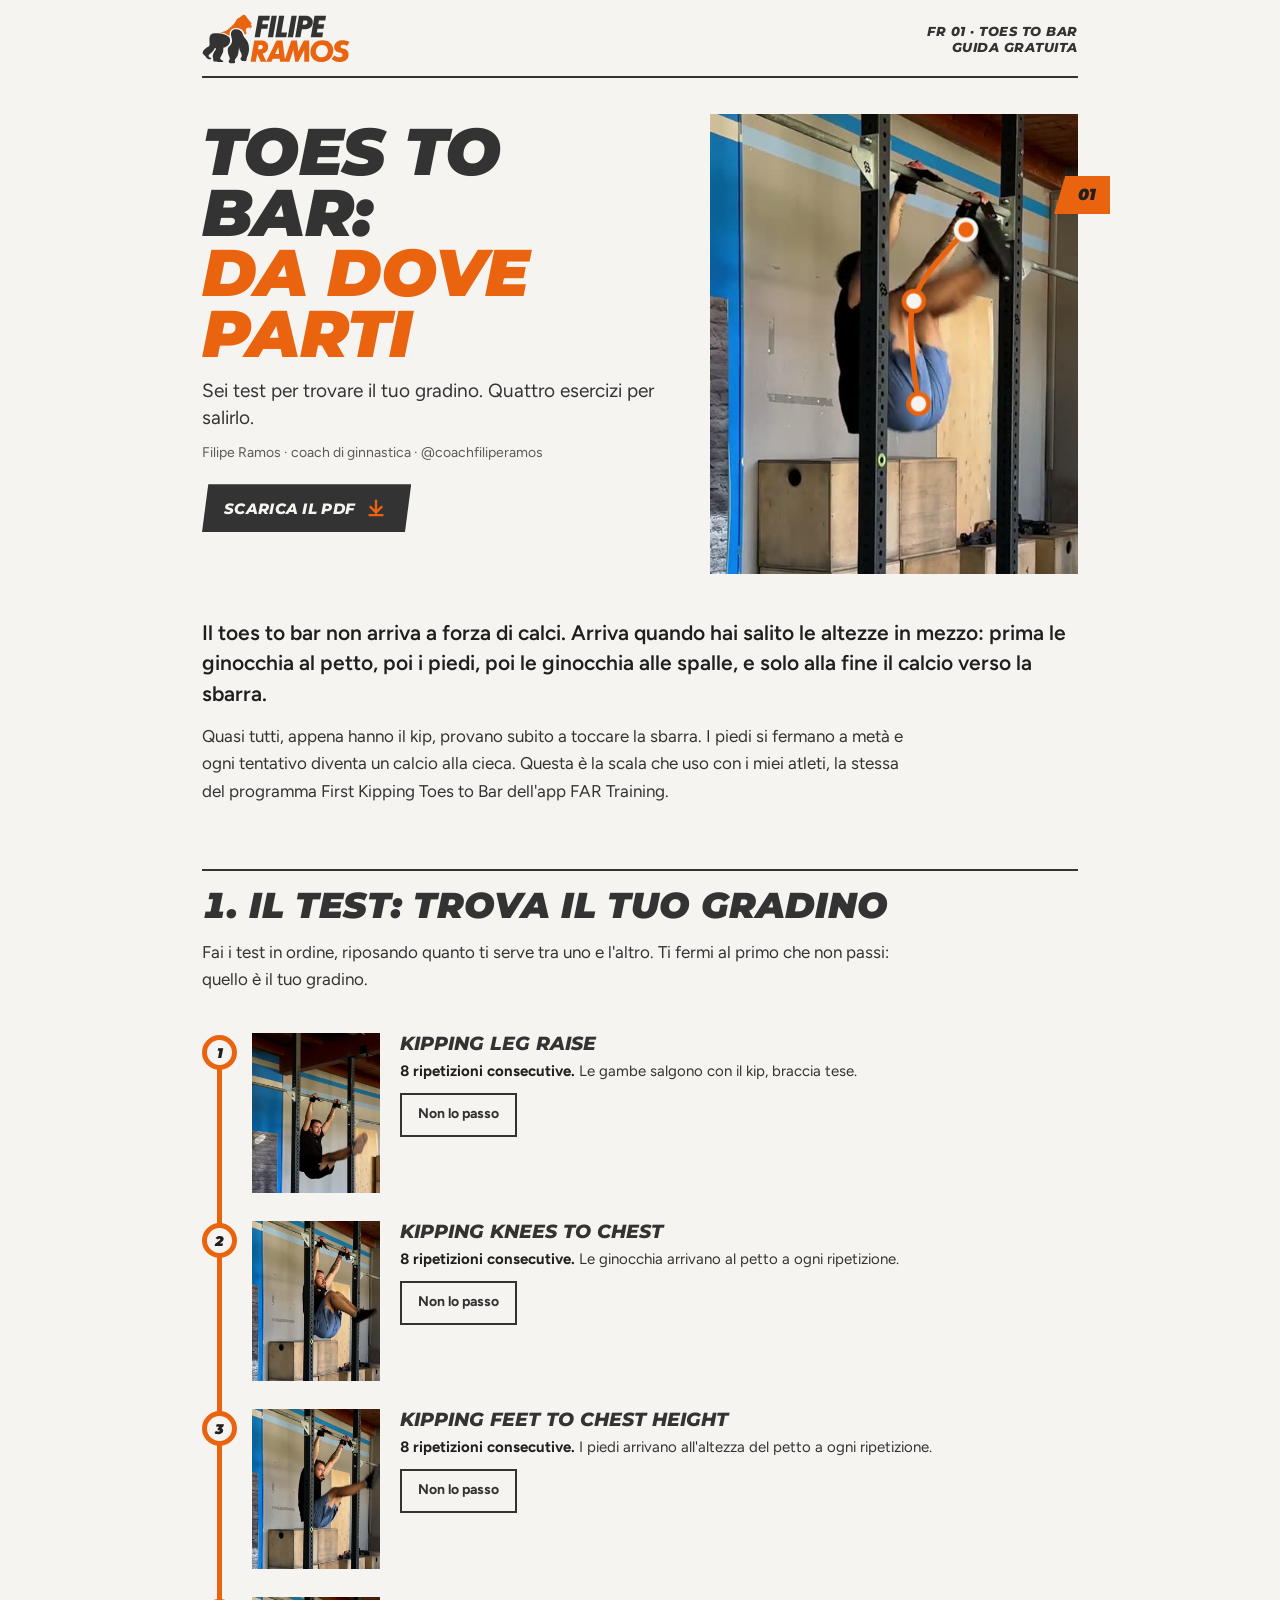
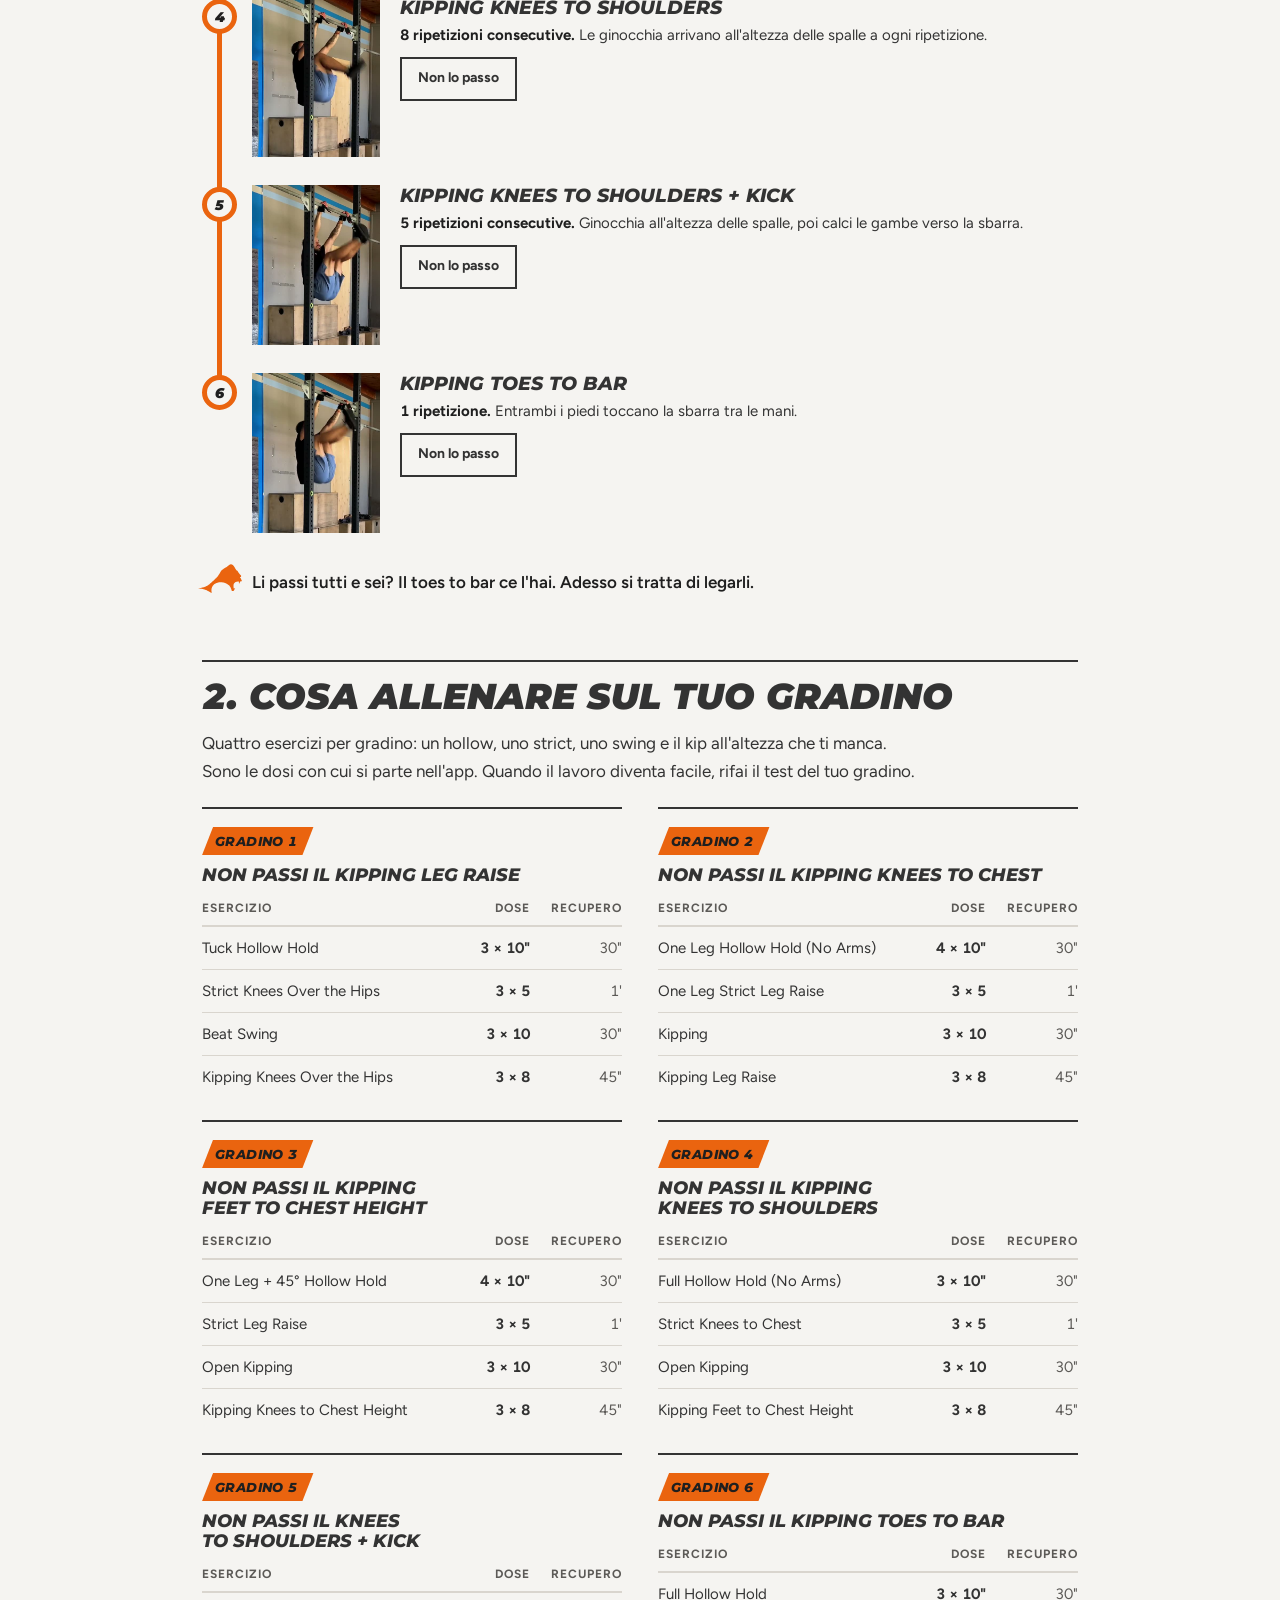
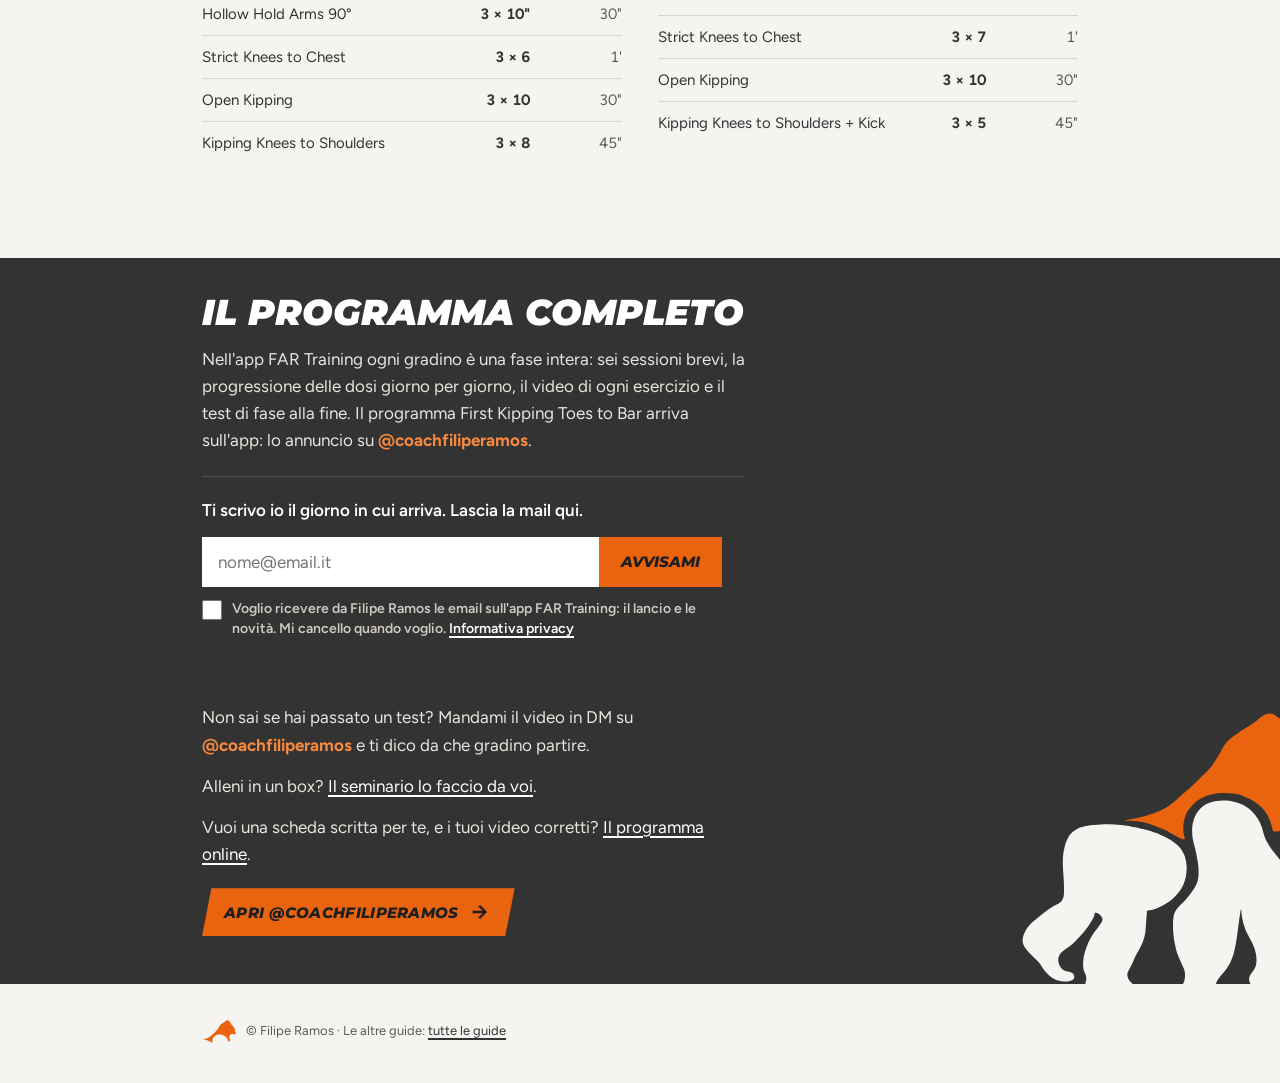
<file: toes-to-bar/index.html>
<!doctype html>
<html lang="it">
<head>
<meta charset="utf-8">
<meta name="viewport" content="width=device-width, initial-scale=1">
<title>Toes to Bar: da dove parti · Filipe Ramos</title>
<meta name="description" content="Sei test per trovare il tuo gradino nel Toes to Bar, e i quattro esercizi da cui ripartire. Guida gratuita di Filipe Ramos.">
<link rel="preconnect" href="https://fonts.googleapis.com">
<link rel="preconnect" href="https://fonts.gstatic.com" crossorigin>
<link href="https://fonts.googleapis.com/css2?family=Montserrat:ital,wght@1,800;1,900&family=Figtree:wght@400;600;700&display=swap" rel="stylesheet">
<link rel="stylesheet" href="../stile.css">
<link rel="icon" href="../marchio/testa.svg" type="image/svg+xml">
<script src="../via.js" defer></script>
<script src="../lista.js" defer></script>
</head>
<body>
<main class="guida">
<div class="testata"><a class="logo" href="https://filiperamos1709-byte.github.io/guide/"><img src="../marchio/logo.svg" alt="Filipe Ramos: tutte le guide" width="171" height="58"></a><p class="testa-pagina">FR 01 · Toes to Bar<br>Guida gratuita</p></div>
<span class="linguetta solo-web" style="--n:1" aria-hidden="true">01</span>

<header class="testa">
  <figure class="topo solo-web"><img src="img/kipping-toes-to-bar.jpg" alt="" width="480" height="600"><svg class="traccia" viewBox="0 0 480 600" preserveAspectRatio="xMidYMin slice" aria-hidden="true"><path d="M272 378 C270 356 255 282 266 244 C276 206 323 166 334 151" pathLength="1"/><circle cx="272" cy="378" r="13"/><circle cx="266" cy="244" r="13"/><circle cx="334" cy="151" r="13"/></svg></figure>
  <h1>Toes to Bar:<br><span>da dove parti</span></h1>
  <p class="sotto">Sei test per trovare il tuo gradino. Quattro esercizi per salirlo.</p>
  <p class="autore">Filipe Ramos · coach di ginnastica · @coachfiliperamos</p>
  <a class="bottone solo-web" href="../pdf/Filipe-Ramos_Toes-to-Bar.pdf" download>Scarica il PDF</a>
</header>

<section>
  <p class="apertura">Il toes to bar non arriva a forza di calci. Arriva quando hai salito le altezze in mezzo: prima le ginocchia al petto, poi i piedi, poi le ginocchia alle spalle, e solo alla fine il calcio verso la sbarra.</p>
  <p>Quasi tutti, appena hanno il kip, provano subito a toccare la sbarra. I piedi si fermano a metà e ogni tentativo diventa un calcio alla cieca. Questa è la scala che uso con i miei atleti, la stessa del programma First Kipping Toes to Bar dell'app FAR Training.</p>
</section>

<section>
  <h2>1. Il test: trova il tuo gradino</h2>
  <p>Fai i test in ordine, riposando quanto ti serve tra uno e l'altro. Ti fermi al primo che non passi: quello è il tuo gradino.</p>

  <ol class="scala">
    <li>
      <img src="img/kipping-leg-raises.jpg" alt="Kipping Leg Raise">
      <div><span class="n">1</span><h3>Kipping Leg Raise</h3>
      <p><b>8 ripetizioni consecutive.</b> Le gambe salgono con il kip, braccia tese.</p></div>
    </li>
    <li>
      <img src="img/kipping-knees-to-chest.jpg" alt="Kipping Knees to Chest">
      <div><span class="n">2</span><h3>Kipping Knees to Chest</h3>
      <p><b>8 ripetizioni consecutive.</b> Le ginocchia arrivano al petto a ogni ripetizione.</p></div>
    </li>
    <li>
      <img src="img/kipping-feet-to-chest-height.jpg" alt="Kipping Feet to Chest Height">
      <div><span class="n">3</span><h3>Kipping Feet to Chest Height</h3>
      <p><b>8 ripetizioni consecutive.</b> I piedi arrivano all'altezza del petto a ogni ripetizione.</p></div>
    </li>
    <li>
      <img src="img/kipping-knees-to-shoulders.jpg" alt="Kipping Knees to Shoulders">
      <div><span class="n">4</span><h3>Kipping Knees to Shoulders</h3>
      <p><b>8 ripetizioni consecutive.</b> Le ginocchia arrivano all'altezza delle spalle a ogni ripetizione.</p></div>
    </li>
    <li>
      <img src="img/kipping-knees-to-shoulders-height-kick.jpg" alt="Kipping Knees to Shoulders + Kick">
      <div><span class="n">5</span><h3>Kipping Knees to Shoulders + Kick</h3>
      <p><b>5 ripetizioni consecutive.</b> Ginocchia all'altezza delle spalle, poi calci le gambe verso la sbarra.</p></div>
    </li>
    <li>
      <img src="img/kipping-toes-to-bar.jpg" alt="Kipping Toes to Bar">
      <div><span class="n">6</span><h3>Kipping Toes to Bar</h3>
      <p><b>1 ripetizione.</b> Entrambi i piedi toccano la sbarra tra le mani.</p></div>
    </li>
  </ol>
  <p class="nota">Li passi tutti e sei? Il toes to bar ce l'hai. Adesso si tratta di legarli.</p>
</section>

<section class="pagina-nuova">
  <h2>2. Cosa allenare sul tuo gradino</h2>
  <p>Quattro esercizi per gradino: un hollow, uno strict, uno swing e il kip all'altezza che ti manca. Sono le dosi con cui si parte nell'app. Quando il lavoro diventa facile, rifai il test del tuo gradino.</p>

  <div class="fasi">
    <div class="fase">
      <h3><span>Gradino 1</span> Non passi il Kipping Leg Raise</h3>
      <table>
        <tr><th>Esercizio</th><th>Dose</th><th>Recupero</th></tr>
        <tr><td>Tuck Hollow Hold</td><td>3 × 10"</td><td>30"</td></tr>
        <tr><td>Strict Knees Over the Hips</td><td>3 × 5</td><td>1'</td></tr>
        <tr><td>Beat Swing</td><td>3 × 10</td><td>30"</td></tr>
        <tr><td>Kipping Knees Over the Hips</td><td>3 × 8</td><td>45"</td></tr>
      </table>
    </div>
    <div class="fase">
      <h3><span>Gradino 2</span> Non passi il Kipping Knees to Chest</h3>
      <table>
        <tr><th>Esercizio</th><th>Dose</th><th>Recupero</th></tr>
        <tr><td>One Leg Hollow Hold (No Arms)</td><td>4 × 10"</td><td>30"</td></tr>
        <tr><td>One Leg Strict Leg Raise</td><td>3 × 5</td><td>1'</td></tr>
        <tr><td>Kipping</td><td>3 × 10</td><td>30"</td></tr>
        <tr><td>Kipping Leg Raise</td><td>3 × 8</td><td>45"</td></tr>
      </table>
    </div>
    <div class="fase">
      <h3><span>Gradino 3</span> Non passi il Kipping Feet to Chest Height</h3>
      <table>
        <tr><th>Esercizio</th><th>Dose</th><th>Recupero</th></tr>
        <tr><td>One Leg + 45° Hollow Hold</td><td>4 × 10"</td><td>30"</td></tr>
        <tr><td>Strict Leg Raise</td><td>3 × 5</td><td>1'</td></tr>
        <tr><td>Open Kipping</td><td>3 × 10</td><td>30"</td></tr>
        <tr><td>Kipping Knees to Chest Height</td><td>3 × 8</td><td>45"</td></tr>
      </table>
    </div>
    <div class="fase">
      <h3><span>Gradino 4</span> Non passi il Kipping Knees to Shoulders</h3>
      <table>
        <tr><th>Esercizio</th><th>Dose</th><th>Recupero</th></tr>
        <tr><td>Full Hollow Hold (No Arms)</td><td>3 × 10"</td><td>30"</td></tr>
        <tr><td>Strict Knees to Chest</td><td>3 × 5</td><td>1'</td></tr>
        <tr><td>Open Kipping</td><td>3 × 10</td><td>30"</td></tr>
        <tr><td>Kipping Feet to Chest Height</td><td>3 × 8</td><td>45"</td></tr>
      </table>
    </div>
    <div class="fase">
      <h3><span>Gradino 5</span> Non passi il Knees to Shoulders + Kick</h3>
      <table>
        <tr><th>Esercizio</th><th>Dose</th><th>Recupero</th></tr>
        <tr><td>Hollow Hold Arms 90°</td><td>3 × 10"</td><td>30"</td></tr>
        <tr><td>Strict Knees to Chest</td><td>3 × 6</td><td>1'</td></tr>
        <tr><td>Open Kipping</td><td>3 × 10</td><td>30"</td></tr>
        <tr><td>Kipping Knees to Shoulders</td><td>3 × 8</td><td>45"</td></tr>
      </table>
    </div>
    <div class="fase">
      <h3><span>Gradino 6</span> Non passi il Kipping Toes to Bar</h3>
      <table>
        <tr><th>Esercizio</th><th>Dose</th><th>Recupero</th></tr>
        <tr><td>Full Hollow Hold</td><td>3 × 10"</td><td>30"</td></tr>
        <tr><td>Strict Knees to Chest</td><td>3 × 7</td><td>1'</td></tr>
        <tr><td>Open Kipping</td><td>3 × 10</td><td>30"</td></tr>
        <tr><td>Kipping Knees to Shoulders + Kick</td><td>3 × 5</td><td>45"</td></tr>
      </table>
    </div>
  </div>
</section>

<section class="chiusura">
  <img class="gorilla" src="../marchio/gorilla-gesso.svg" alt="" width="300" height="297">
  <h2>Il programma completo</h2>
  <p>Nell'app FAR Training ogni gradino è una fase intera: sei sessioni brevi, la progressione delle dosi giorno per giorno, il video di ogni esercizio e il test di fase alla fine. Il programma First Kipping Toes to Bar arriva sull'app: lo annuncio su <b>@coachfiliperamos</b>.</p>
  <form class="lista solo-web" method="post">
    <label for="email-lista">Ti scrivo io il giorno in cui arriva. Lascia la mail qui.</label>
    <div class="riga"><input type="email" id="email-lista" name="email" required maxlength="254" autocomplete="email" placeholder="nome@email.it"><button type="submit">Avvisami</button></div>
    <label class="spunta"><input type="checkbox" name="consenso" value="si" required><span>Voglio ricevere da Filipe Ramos le email sull'app FAR Training: il lancio e le novità. Mi cancello quando voglio. <a href="../privacy/">Informativa privacy</a></span></label>
    <input class="trappola" type="text" name="sito" tabindex="-1" autocomplete="off" aria-hidden="true">
    <input type="hidden" name="pagina" value="">
    <p class="esito-lista" aria-live="polite"></p>
  </form>
  <p>Non sai se hai passato un test? Mandami il video in DM su <b>@coachfiliperamos</b> e ti dico da che gradino partire.</p>
  <p class="solo-web">Alleni in un box? <a href="https://filiperamos1709-byte.github.io/guide/seminario/">Il seminario lo faccio da voi</a>.</p>
  <p class="solo-web">Vuoi una scheda scritta per te, e i tuoi video corretti? <a href="https://filiperamos1709-byte.github.io/guide/programma-online/">Il programma online</a>.</p>
  <a class="bottone solo-web" href="https://www.instagram.com/coachfiliperamos/">Apri @coachfiliperamos</a>
</section>

<footer><img src="../marchio/testa.svg" alt="" width="34" height="22"><span>© Filipe Ramos · Le altre guide: <a href="../">tutte le guide</a></span></footer>
</main>
</body>
</html>
</file>
<file: stile.css>
/* Le guide di Filipe Ramos: una guida di vie.
   Gesso, grafite e l'arancio della marca. L'inclinazione del logo (10°) decide ogni taglio obliquo. */
:root {
  --gesso: #F5F4F1;
  --carta: #FFFFFF;
  --grafite: #333333;
  --nero: #1F1F1F;
  --tenue: #5C5A57;
  --filetto: #D9D5CE;
  --arancio: #EA640F;
  --arancio-testo: #B54A00;
  --display: 'Montserrat', 'Figtree', sans-serif;
  --lettura: 'Figtree', system-ui, sans-serif;
  --inclinato: polygon(10% 0, 100% 0, 90% 100%, 0 100%);
  --freccia: url("data:image/svg+xml,%3Csvg xmlns='http://www.w3.org/2000/svg' viewBox='0 0 20 20'%3E%3Cpath d='M3 10h12M10 4l6 6-6 6' fill='none' stroke='%23000' stroke-width='2.6' stroke-linecap='square'/%3E%3C/svg%3E");
  --giu: url("data:image/svg+xml,%3Csvg xmlns='http://www.w3.org/2000/svg' viewBox='0 0 20 20'%3E%3Cpath d='M10 2v12M4 9l6 6 6-6M3 18h14' fill='none' stroke='%23000' stroke-width='2.6' stroke-linecap='square'/%3E%3C/svg%3E");
  --bandiera: url("data:image/svg+xml,%3Csvg xmlns='http://www.w3.org/2000/svg' viewBox='0 0 24 30'%3E%3Cpath d='M3 1h3v29H3z'/%3E%3Cpath d='M6 2h16l-5 6 5 6H6z'/%3E%3C/svg%3E");
}
* { box-sizing: border-box; }
html { -webkit-text-size-adjust: 100%; scrollbar-color: var(--grafite) var(--gesso); }
body { margin: 0; position: relative; background: var(--gesso); color: var(--grafite);
  font: 400 17px/1.6 var(--lettura); font-variant-numeric: tabular-nums; }
.guida { max-width: 760px; margin: 0 auto; padding: 0 16px 40px; }
h1, h2, h3 { font-family: var(--display); font-style: italic; text-transform: uppercase; margin: 0; text-wrap: balance; }
h1 { font-weight: 900; font-size: clamp(40px, 12vw, 66px); line-height: .92; letter-spacing: -0.01em; margin: 22px 0 12px; }
h1 span { color: var(--arancio); }
h2 { font-weight: 900; font-size: clamp(26px, 7.4vw, 36px); line-height: 1; margin: 64px 0 16px; padding-top: 16px;
  border-top: 2px solid var(--grafite); }
h3 { font-weight: 800; font-size: 17px; line-height: 1.12; }
p { margin: 0 0 14px; max-width: 65ch; }
a { color: var(--arancio-testo); text-decoration-thickness: 2px; text-underline-offset: 3px; }
b { font-weight: 700; color: var(--nero); }
::selection { background: var(--arancio); color: var(--nero); }
:focus-visible { outline: 3px solid var(--arancio); outline-offset: 3px; }

/* testata */
.testata { display: flex; justify-content: space-between; align-items: center; gap: 16px; padding: 14px 0 12px;
  border-bottom: 2px solid var(--grafite); }
.logo { display: block; line-height: 0; }
.logo img { height: 42px; width: auto; }
.testa-pagina { margin: 0; text-align: right; font: italic 800 12px/1.25 var(--display); text-transform: uppercase; letter-spacing: .04em; }

/* apertura della guida */
.testa { padding: 0 0 8px; }
.topo { position: relative; margin: 0 -16px; aspect-ratio: 1 / 1; overflow: hidden; background: var(--grafite); }
.topo img { width: 100%; height: 100%; object-fit: cover; object-position: 50% 0; display: block; }
.traccia { position: absolute; inset: 0; width: 100%; height: 100%; overflow: visible; }
.traccia path { fill: none; stroke: var(--arancio); stroke-width: 7; stroke-linecap: round; }
.traccia circle { fill: var(--gesso); stroke: var(--arancio); stroke-width: 6; }
.traccia circle:last-child { fill: var(--arancio); stroke: var(--gesso); }
.linguetta { position: absolute; right: 0; top: calc(92px + var(--n, 0) * 40px); z-index: 2; width: 48px; padding: 11px 0 11px 10px;
  background: var(--arancio); color: var(--nero); font: italic 900 16px/1 var(--display); text-align: center;
  clip-path: polygon(20% 0, 100% 0, 100% 100%, 0 100%); }
.sotto { font-size: 19px; line-height: 1.45; margin-bottom: 10px; }
.autore { font-size: 14px; color: var(--tenue); }
.bottone { display: inline-flex; align-items: center; gap: 12px; margin-top: 6px; padding: 15px 26px 15px 22px;
  background: var(--grafite); color: var(--gesso); text-decoration: none; font: italic 800 15px/1 var(--display);
  text-transform: uppercase; letter-spacing: .02em; clip-path: polygon(3% 0, 100% 0, 97% 100%, 0 100%);
  transition: background-color .2s ease-out; }
.bottone::after { content: ""; width: 18px; height: 18px; background: var(--arancio); -webkit-mask: var(--freccia) center / contain no-repeat;
  mask: var(--freccia) center / contain no-repeat; transition: transform .2s ease-out; }
.bottone[download]::after { -webkit-mask-image: var(--giu); mask-image: var(--giu); }
.bottone:hover { background: var(--nero); }
.bottone:hover::after { transform: translateX(3px); }
.bottone[download]:hover::after { transform: translateY(2px); }
.bottone:focus-visible { outline: none; background: var(--nero); box-shadow: inset 0 -4px 0 var(--arancio); }

.apertura { font-size: 21px; line-height: 1.45; font-weight: 600; color: var(--nero); margin-top: 36px; }

/* la via: i test in fila, dal basso in alto della scala */
.scala { list-style: none; margin: 26px 0 0; padding: 0; }
.scala li { position: relative; display: grid; grid-template-columns: 92px 1fr; gap: 14px; padding: 14px 0 14px 50px; break-inside: avoid; }
.scala li::before { content: ""; position: absolute; left: 15px; top: 0; bottom: 0; width: 5px; background: var(--arancio); }
.scala li:first-child::before { top: 34px; }
.scala li:last-child::before { bottom: auto; height: 34px; }
.scala li.qui:not(:last-child)::before { bottom: auto; height: 34px; }
.scala li.qui:first-child::before { display: none; }
.scala li.oltre::before { width: 0; background: none; border-left: 5px dashed var(--filetto); }
.scala img { width: 92px; height: 115px; object-fit: cover; display: block; background: var(--filetto); }
.scala li div { min-width: 0; }
/* test ancora senza foto: il testo prende tutta la riga */
.scala li.senza-foto, .scala.tre li.senza-foto { grid-template-columns: 1fr; }
.scala p { margin: 6px 0 0; font-size: 15px; line-height: 1.5; }
.n { position: absolute; left: 0; top: 16px; z-index: 1; display: grid; place-items: center; width: 35px; height: 35px; margin: 0;
  border-radius: 50%; background: var(--gesso); border: 5px solid var(--arancio); color: var(--nero);
  font: italic 900 14px/1 var(--display); }
.scala li.oltre .n { border-color: var(--filetto); color: var(--tenue); }
.scala li.qui .n { background: var(--grafite); border-color: var(--grafite); color: var(--gesso); }
.scala li.qui::after { content: ""; position: absolute; left: 22px; top: -14px; width: 24px; height: 30px; background: var(--arancio);
  -webkit-mask: var(--bandiera) center / contain no-repeat; mask: var(--bandiera) center / contain no-repeat; }
.ferma { margin-top: 10px; min-height: 44px; padding: 10px 16px; border: 2px solid var(--grafite); background: transparent; color: var(--grafite);
  font: 700 14px/1.2 var(--lettura); cursor: pointer; transition: background-color .15s ease-out, color .15s ease-out; }
.ferma:hover { background: var(--carta); }
.ferma[aria-pressed="true"] { background: var(--grafite); color: var(--gesso); }
.esito { margin: 10px 0 0; font-size: 15px; font-weight: 700; color: var(--nero); }
.esito[hidden] { display: none; }
.nota { margin: 18px 0 0; }
.scala + .nota { position: relative; padding: 4px 0 0 50px; font-weight: 600; color: var(--nero); }
.scala + .nota::before { content: ""; position: absolute; left: -4px; top: -2px; width: 44px; height: 30px;
  background: url("marchio/testa.svg") left center / contain no-repeat; }

/* i gradini: cosa allenare */
.fasi { display: grid; margin-top: 22px; }
.fase { position: relative; padding: 18px 0 22px; border-top: 2px solid var(--grafite); break-inside: avoid; scroll-margin-top: 24px;
  transition: background-color .3s ease-out, color .3s ease-out; }
.fase h3 { font-size: 18px; }
.fase h3 span { display: table; margin-bottom: 10px; padding: 7px 16px 7px 13px; background: var(--arancio); color: var(--nero);
  font-size: 13px; letter-spacing: .03em; clip-path: var(--inclinato); }
.fase.tuo { margin: 0 -16px; padding-left: 16px; padding-right: 16px; background: var(--grafite); color: var(--gesso); border-top-color: var(--arancio); }
.fase.tuo h3 span::after { content: " · il tuo"; }
.fase.tuo th { color: #C9C4BC; border-bottom-color: #55524E; }
.fase.tuo td { border-bottom-color: #4A4744; }
.fase.tuo td small, .fase.tuo td:nth-child(3) { color: #C9C4BC; }
.fase.tuo b { color: var(--carta); }
.foto-fase { display: none; }
.nota-fase { margin: 10px 0 0; font-size: 14px; line-height: 1.45; color: var(--tenue); }
table { width: 100%; border-collapse: collapse; margin-top: 14px; font-size: 15px; }
th { text-align: left; color: var(--tenue); font-weight: 700; font-size: 12px; text-transform: uppercase; letter-spacing: .08em;
  padding: 0 0 6px; border-bottom: 2px solid var(--filetto); }
td { padding: 9px 0; border-bottom: 1px solid var(--filetto); vertical-align: top; }
td:nth-child(2), td:nth-child(3), th:nth-child(2), th:nth-child(3) { width: 74px; text-align: right; white-space: nowrap; padding-left: 10px; }
td:nth-child(3), th:nth-child(3) { width: 92px; }
td:nth-child(2) { font-weight: 700; }
td:nth-child(3) { color: var(--tenue); }
tr:last-child td { border-bottom: 0; }
tr.giorno th { padding-top: 16px; }
td small { color: var(--tenue); font-size: .85em; }
.solo-stampa { display: none; }

/* chiusura: l'unico blocco rovesciato in grafite */
.chiusura { position: relative; margin: 72px calc(50% - 50vw) 0; padding: 36px calc(50vw - 50%) 48px; background: var(--grafite); color: #E9E5DE;
  overflow: hidden; break-inside: avoid; }
.chiusura .gorilla { display: block; width: 168px; height: auto; margin: 0 0 4px -6px; }
.chiusura h2 { margin-top: 0; border-top: 0; padding-top: 0; color: var(--carta); }
.chiusura b { color: #F7883D; }
.chiusura a:not(.bottone) { color: var(--carta); }
.chiusura .bottone { background: var(--arancio); color: var(--nero); }
.chiusura .bottone::after { background: var(--nero); }
.chiusura .bottone:hover { background: #F07A2E; }
.chiusura .bottone:focus-visible { box-shadow: inset 0 -4px 0 var(--nero); }

footer { display: flex; align-items: center; gap: 10px; margin-top: 36px; color: var(--tenue); font-size: 13px; }
footer img { width: 34px; height: auto; }
footer a { color: var(--grafite); }

/* indice: il sommario della guida, con le linguette sul bordo */
.indice .testa { position: relative; padding-top: 8px; }
.indice .gorilla-grande { display: block; width: min(52%, 360px); height: auto; margin: 20px -6px 0 auto; }
.indice h1 { margin-top: 10px; }
.elenco { margin: 40px 0 0; padding: 0; list-style: none; border-bottom: 2px solid var(--grafite); }
.elenco li { border-top: 2px solid var(--grafite); }
.carta { position: relative; display: grid; grid-template-columns: 84px 1fr; gap: 16px; align-items: center;
  padding: 16px 60px 16px 0; color: var(--grafite); text-decoration: none; transition: background-color .2s ease-out; }
.carta img { width: 84px; height: 105px; object-fit: cover; display: block; background: var(--filetto); }
.carta h2 { margin: 0; padding: 0; border: 0; font-size: 20px; line-height: 1.05; }
.carta p { margin: 6px 0 0; font-size: 15px; line-height: 1.45; }
.carta .numero { position: absolute; right: calc(50% - 50vw); top: 50%; translate: 0 -50%; width: 52px; padding: 12px 0 12px 12px;
  background: var(--arancio); color: var(--nero); font: italic 900 16px/1 var(--display); text-align: center;
  clip-path: polygon(22% 0, 100% 0, 100% 100%, 0 100%); transition: width .25s cubic-bezier(.16, 1, .3, 1); }
.carta:hover { background: var(--carta); }
.carta:hover .numero { width: 64px; }
.carta:focus-visible { outline-offset: -3px; }

/* seminario: la stessa via, i movimenti al posto dei test */
.blocchi { display: grid; gap: 8px; margin-top: 22px; }
.blocco { padding: 18px 0 6px; border-top: 2px solid var(--grafite); }
.blocco h3 { font-size: 22px; }
.blocco h3 span { display: table; margin-bottom: 10px; padding: 7px 16px 7px 13px; background: var(--arancio); color: var(--nero);
  font-size: 13px; letter-spacing: .03em; clip-path: var(--inclinato); }
.tappe { list-style: none; margin: 16px 0 0; padding: 0; counter-reset: tappa; }
.tappe[start="5"] { counter-reset: tappa 4; }
.tappe li { position: relative; padding: 14px 0 14px 50px; counter-increment: tappa; font: italic 800 18px/1.2 var(--display);
  text-transform: uppercase; color: var(--nero); }
.tappe li::before { content: ""; position: absolute; left: 15px; top: 0; bottom: 0; width: 5px; background: var(--arancio); }
.tappe li:first-child::before { top: 50%; }
.tappe li:last-child::before { bottom: 50%; }
.tappe li:only-child::before { display: none; }
.tappe li::after { content: counter(tappa); position: absolute; left: 0; top: 50%; translate: 0 -50%; display: grid; place-items: center;
  width: 35px; height: 35px; border-radius: 50%; background: var(--gesso); border: 5px solid var(--arancio); box-sizing: border-box;
  font: italic 900 14px/1 var(--display); color: var(--nero); }
.nota.cima { position: relative; margin-top: 22px; padding: 4px 0 0 50px; font-weight: 600; color: var(--nero); }
.nota.cima::before { content: ""; position: absolute; left: -4px; top: -2px; width: 44px; height: 30px;
  background: url("marchio/testa.svg") left center / contain no-repeat; }
.patto { margin: 18px 0 0; border-bottom: 2px solid var(--grafite); }
.patto div { display: grid; grid-template-columns: 92px 1fr; gap: 14px; padding: 12px 0; border-top: 1px solid var(--filetto); }
.patto div:first-child { border-top: 2px solid var(--grafite); }
.patto dt { padding-top: 3px; font: italic 800 13px/1.3 var(--display); text-transform: uppercase; letter-spacing: .03em; color: var(--tenue); }
.patto dd { margin: 0; max-width: 52ch; }
.seminario section > .bottone { margin-top: 4px; }

/* indice: l'invito ai box, dopo le guide */
.invito { position: relative; display: block; margin-top: 36px; padding: 22px 76px 24px 0; border-bottom: 2px solid var(--grafite);
  color: var(--grafite); text-decoration: none; transition: background-color .2s ease-out; }
.invito h2 { margin: 0; padding: 0; border: 0; font-size: 24px; }
.invito h2 span { color: var(--arancio); }
.invito p { margin: 6px 0 0; font-size: 15px; line-height: 1.45; }
.invito::after { content: ""; position: absolute; right: calc(50% - 50vw); top: 50%; translate: 0 -50%; width: 52px; height: 44px;
  background: var(--arancio); clip-path: polygon(22% 0, 100% 0, 100% 100%, 0 100%); transition: width .25s cubic-bezier(.16, 1, .3, 1); }
.invito::before { content: ""; position: absolute; z-index: 1; right: calc(50% - 50vw + 14px); top: 50%; translate: 0 -50%; width: 18px; height: 18px;
  background: var(--nero); -webkit-mask: var(--freccia) center / contain no-repeat; mask: var(--freccia) center / contain no-repeat; }
.invito:hover { background: var(--carta); }
.invito:hover::after { width: 64px; }
.invito:focus-visible { outline-offset: -3px; }

/* schermi larghi */
@media (min-width: 720px) {
  .guida { max-width: 940px; padding-left: 32px; padding-right: 32px; }
  .testa .bottone { justify-self: start; }
  .logo img { height: 50px; }
  .testa-pagina { font-size: 13px; }
  .testa { display: grid; grid-template-columns: 1fr 42%; column-gap: 36px; align-items: start; padding-top: 36px; }
  .testa > * { grid-column: 1; }
  .testa .topo { grid-column: 2; grid-row: 1 / span 6; margin: 0; aspect-ratio: 4 / 5; }
  .testa h1 { margin-top: 8px; }
  .linguetta { right: max(0px, calc(50% - 470px)); top: calc(132px + var(--n, 0) * 44px); width: 56px; }
  .scala li { grid-template-columns: 128px 1fr; gap: 20px; }
  .scala img { width: 128px; height: 160px; }
  .scala h3 { font-size: 19px; }
  .fasi { grid-template-columns: 1fr 1fr; column-gap: 36px; }
  .fase.tuo { margin: 0 -14px; padding-left: 14px; padding-right: 14px; }
  .chiusura .gorilla { position: absolute; right: calc(50vw - 50% - 40px); bottom: -24px; width: 300px; margin: 0; }
  .chiusura > :not(.gorilla) { max-width: 62%; position: relative; }
  .guida.indice { max-width: 1040px; }
  .indice .testa { grid-template-columns: 1.4fr 1fr; }
  .indice .gorilla-grande { grid-column: 2; grid-row: 1 / span 4; width: 100%; max-width: 380px; margin: 0 0 0 auto; align-self: center; }
  .carta { grid-template-columns: 112px 1fr; gap: 24px; padding: 18px 96px 18px 0; }
  .carta img { width: 112px; height: 140px; }
  .carta h2 { font-size: 24px; }
  .carta .numero { right: -32px; width: 64px; }
  .carta:hover .numero { width: 80px; }
  .blocchi { grid-template-columns: 1fr 1fr; column-gap: 36px; }
  .patto div { grid-template-columns: 120px 1fr; }
  .invito { padding-right: 96px; }
  .invito h2 { font-size: 28px; }
  .invito::after { right: -32px; width: 64px; }
  .invito::before { right: -6px; }
  .invito:hover::after { width: 80px; }
}

/* moto: la traccia si disegna una volta, all'apertura */
@media (prefers-reduced-motion: no-preference) {
  .traccia path { stroke-dasharray: 1; stroke-dashoffset: 0; animation: traccia 1.1s cubic-bezier(.16, 1, .3, 1) .15s both; }
  .traccia circle { animation: nodo .35s cubic-bezier(.16, 1, .3, 1) both; transform-box: fill-box; transform-origin: center; }
  .traccia circle:nth-of-type(1) { animation-delay: .1s; }
  .traccia circle:nth-of-type(2) { animation-delay: .55s; }
  .traccia circle:nth-of-type(3) { animation-delay: 1.05s; }
}
@keyframes traccia { from { stroke-dashoffset: 1; } }
@keyframes nodo { from { transform: scale(0); } }

/* stampa: le stesse pagine, due fogli A4 per guida */
@page { size: A4; margin: 0; }
@media print {
  html, body { background: #fff; -webkit-print-color-adjust: exact; print-color-adjust: exact; }
  body { font-size: 12px; line-height: 1.5; }
  .guida { max-width: none; padding: 10mm 13mm 0; }
  .solo-web, footer, .linguetta, .topo, .ferma, .esito, .chiusura .gorilla { display: none !important; }
  .testata { padding: 0 0 6px; border-bottom-width: 1.5px; }
  .logo img { height: 34px; }
  .testa-pagina { font-size: 9px; }
  .testa { padding: 0 0 4px; }
  h1 { font-size: 36px; margin: 12px 0 8px; }
  h2 { margin: 16px 0 8px; padding-top: 8px; font-size: 18px; border-top-width: 1.5px; }
  h3 { font-size: 13px; }
  .sotto { font-size: 14px; margin-bottom: 4px; }
  .autore { font-size: 11px; margin: 0; }
  .apertura { font-size: 13.5px; margin-top: 10px; }
  p { margin-bottom: 8px; }
  .scala { display: grid; grid-template-columns: 1fr 1fr; gap: 8px 14px; margin-top: 10px; }
  .scala li { grid-template-columns: 76px 1fr; gap: 10px; padding: 0; }
  .scala li::before, .scala li::after { display: none; }
  .scala img { width: 76px; height: 98px; }
  .scala p { font-size: 11px; }
  .n { position: static; width: 22px; height: 22px; border-width: 3px; font-size: 11px; margin-bottom: 4px; }
  .scala.tre { grid-template-columns: 1fr 1fr 1fr; }
  .scala.tre li { grid-template-columns: 64px 1fr; gap: 8px; }
  .scala.tre img { width: 64px; height: 92px; }
  .scala.tre h3 { font-size: 11.5px; }
  .scala.tre p { font-size: 10px; }
  .nota { margin-top: 10px; }
  .scala + .nota { padding-left: 34px; }
  .scala + .nota::before { width: 28px; height: 20px; top: 0; }
  .pagina-nuova { break-before: page; padding-top: 10mm; }
  .pagina-nuova h2 { margin-top: 0; }
  .fasi { grid-template-columns: 1fr 1fr; gap: 0 14px; margin-top: 10px; }
  .fasi.tre { grid-template-columns: 1fr 1fr 1fr; }
  .fasi.tre table { font-size: 10px; }
  .fasi.tre th { font-size: 8px; letter-spacing: .04em; }
  .fasi.tre td:nth-child(2), .fasi.tre th:nth-child(2) { width: 50px; }
  .fasi.tre td:nth-child(3), .fasi.tre th:nth-child(3) { width: 46px; }
  .fase { padding: 8px 0 10px; border-top-width: 1.5px; }
  .fase h3 { font-size: 12px; }
  .fase h3 span { font-size: 9.5px; margin-bottom: 5px; padding: 4px 11px 4px 9px; }
  table { font-size: 11px; margin-top: 6px; }
  th { font-size: 8.5px; padding-bottom: 3px; border-bottom-width: 1.5px; }
  tr.giorno th { padding-top: 8px; }
  td { padding: 4.5px 0; }
  .nota-fase { margin-top: 4px; font-size: 9px; line-height: 1.35; }
  td:nth-child(2), th:nth-child(2) { width: 54px; }
  td:nth-child(3), th:nth-child(3) { width: 62px; }
  /* nove gradini con due giorni ciascuno: devono stare in una pagina */
  .fasi.compatta .fase { padding: 6px 0 7px; }
  .fasi.compatta h3 { font-size: 11px; }
  .fasi.compatta h3 span { margin-bottom: 2px; font-size: 8.5px; padding: 3px 10px 3px 8px; }
  .fasi.compatta table { font-size: 9px; line-height: 1.3; margin-top: 3px; }
  .fasi.compatta th { font-size: 7px; padding-bottom: 2px; }
  .fasi.compatta tr.giorno th { padding-top: 5px; }
  .fasi.compatta td { padding: 2.5px 0; }
  .fasi.compatta td:nth-child(2), .fasi.compatta th:nth-child(2) { width: 46px; }
  .fasi.compatta td:nth-child(3), .fasi.compatta th:nth-child(3) { width: 34px; }
  /* il fecho che non ci sta sotto la griglia va nella cella libera accanto all'ultimo gradino */
  .solo-stampa { display: block; }
  .chiusura-stampa { border-top-color: var(--arancio); }
  .chiusura-stampa h3 { color: var(--arancio-testo); font-size: 13px; margin-bottom: 6px; }
  .chiusura-stampa p { font-size: 10.5px; margin-bottom: 6px; }
  .chiusura { margin: 14px 0 0; padding: 10px 0 0; background: none; color: var(--grafite); border-top: 1.5px solid var(--arancio); }
  .chiusura h2 { color: var(--grafite); font-size: 16px; margin: 0 0 6px; }
  .chiusura b { color: var(--arancio-testo); }
  .chiusura > :not(.gorilla) { max-width: none; }
}

/* lista d'attesa FAR, dentro la chiusura */
.lista { margin: 22px 0 26px; padding: 20px 0 0; border-top: 1px solid #55524E; }
.lista > label { display: block; font-weight: 600; color: var(--carta); margin-bottom: 12px; }
.lista .riga { display: flex; gap: 0; max-width: 520px; }
.lista input[type="email"] { flex: 1; min-width: 0; min-height: 50px; padding: 0 14px; border: 2px solid var(--carta); border-right: 0;
  background: var(--carta); color: var(--nero); font: 400 17px/1 var(--lettura); border-radius: 0; }
.lista input[type="email"]:focus-visible { outline: 3px solid var(--arancio); outline-offset: 0; }
.lista button { min-height: 50px; padding: 0 20px; border: 2px solid var(--arancio); background: var(--arancio); color: var(--nero);
  font: italic 800 15px/1 var(--display); text-transform: uppercase; cursor: pointer; }
.lista button:hover { background: #F07A2E; }
.lista button:disabled { opacity: .6; cursor: wait; }
.lista .spunta { display: flex; gap: 10px; align-items: flex-start; margin-top: 12px; max-width: 520px; font-size: 14px; line-height: 1.45; color: #CFCAC2; }
.lista .spunta input { flex: none; width: 20px; height: 20px; margin: 1px 0 0; accent-color: var(--arancio); }
.lista .trappola { position: absolute; left: -9999px; width: 1px; height: 1px; opacity: 0; }
.lista .esito-lista { margin: 12px 0 0; font-weight: 700; color: #F7883D; min-height: 1.6em; }
.lista.fatto .riga, .lista.fatto .spunta { display: none; }
</file>
